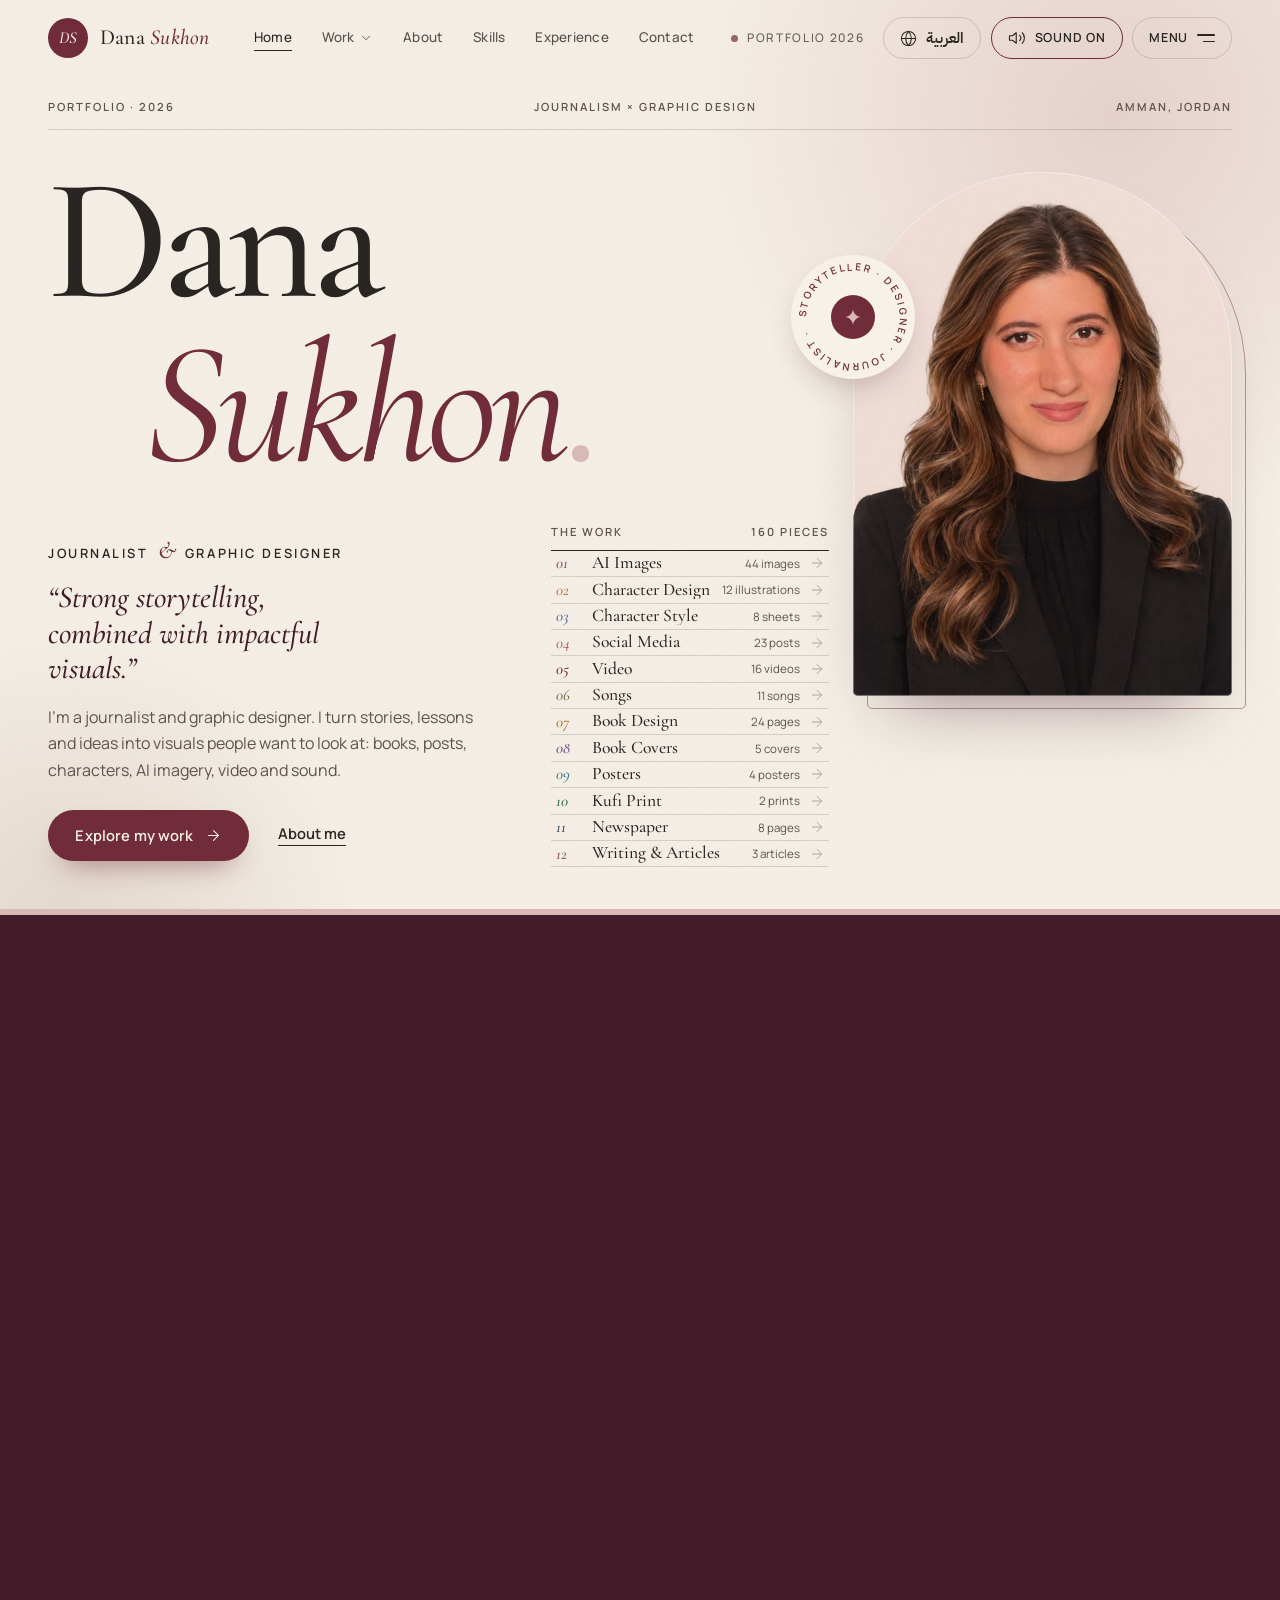
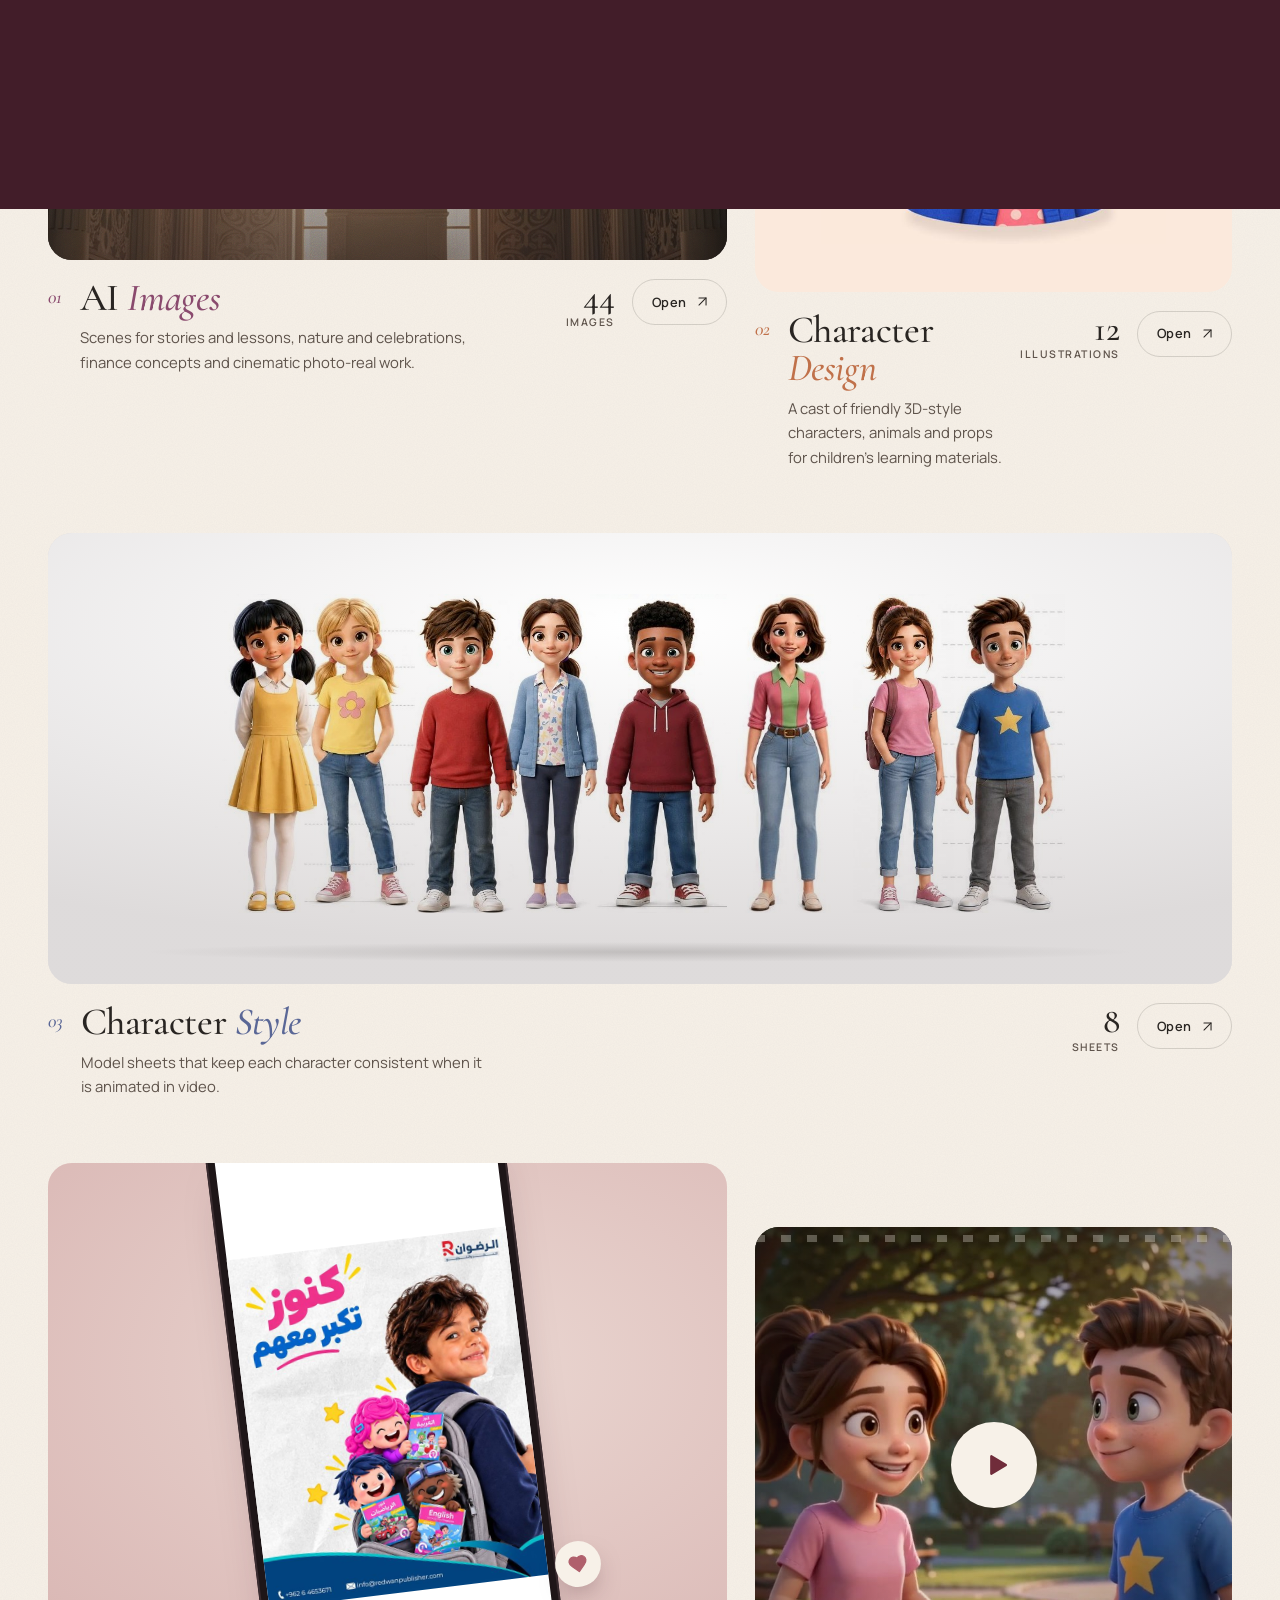
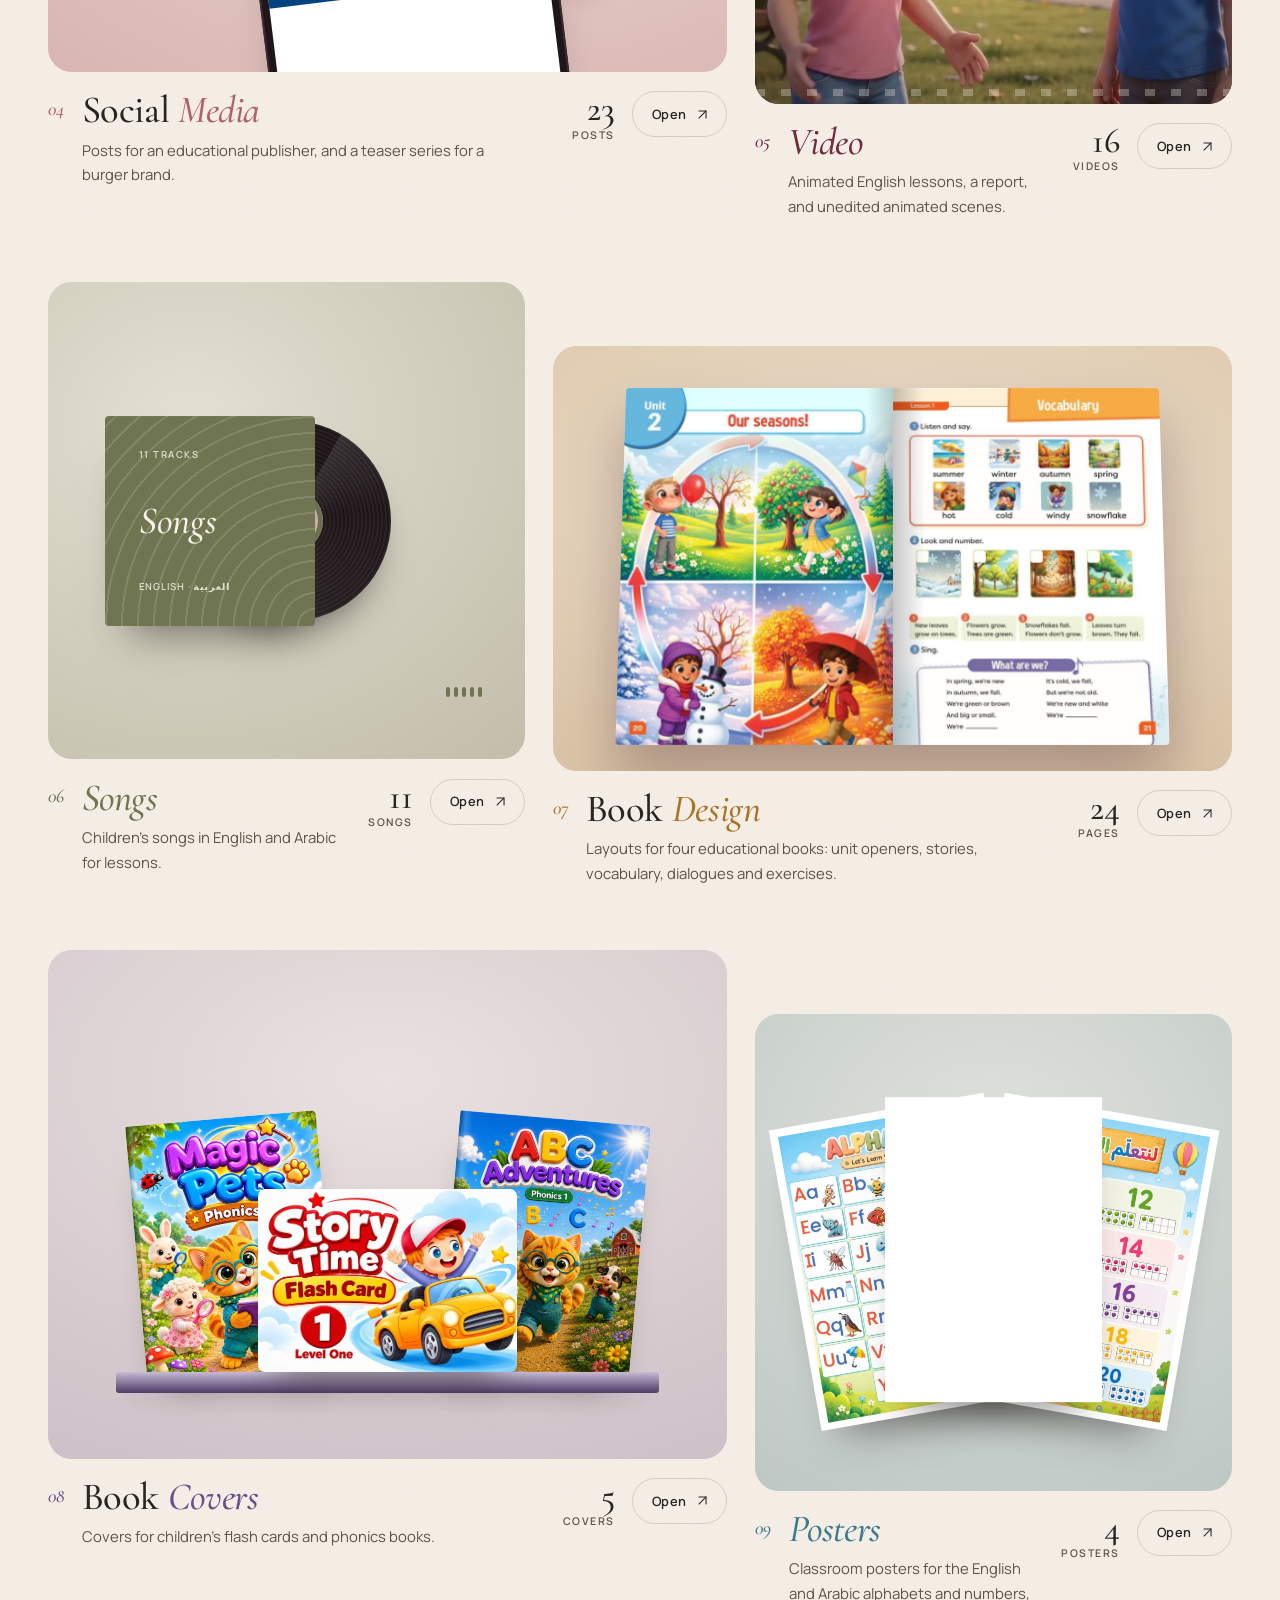
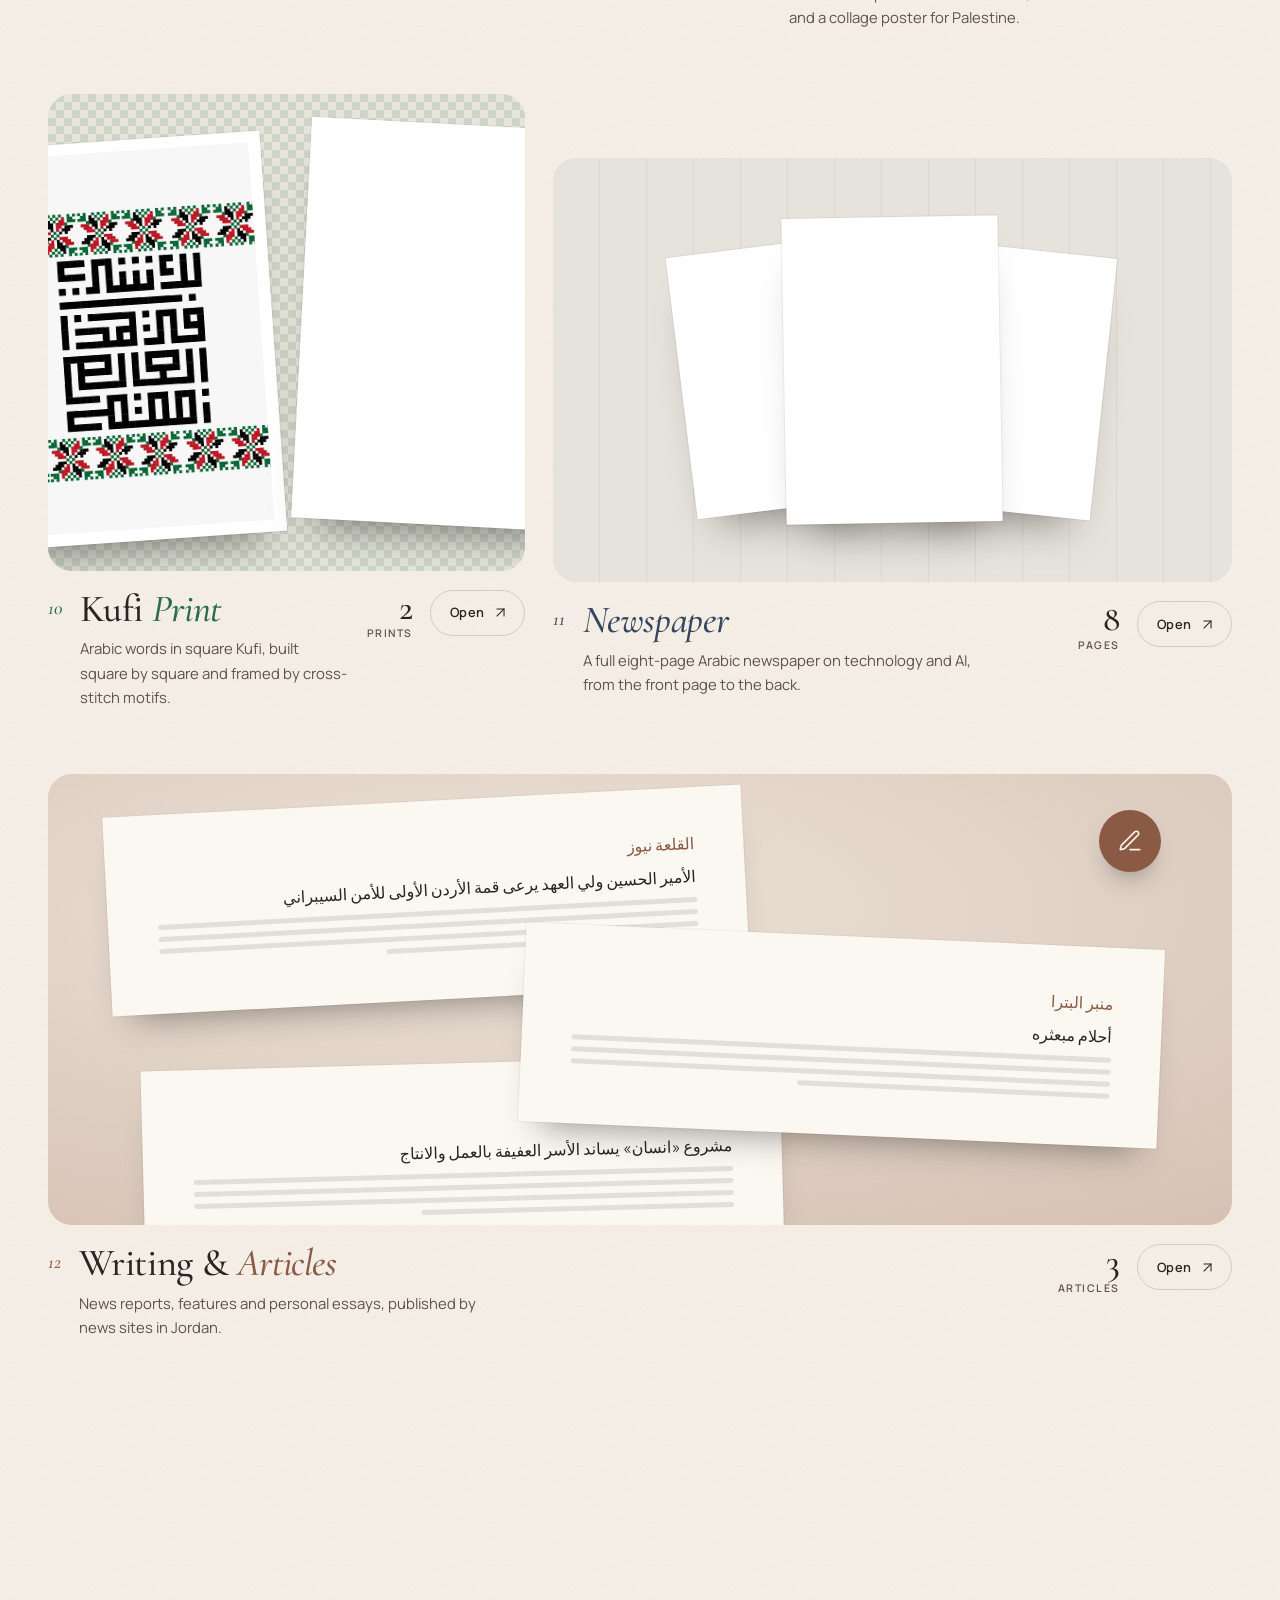
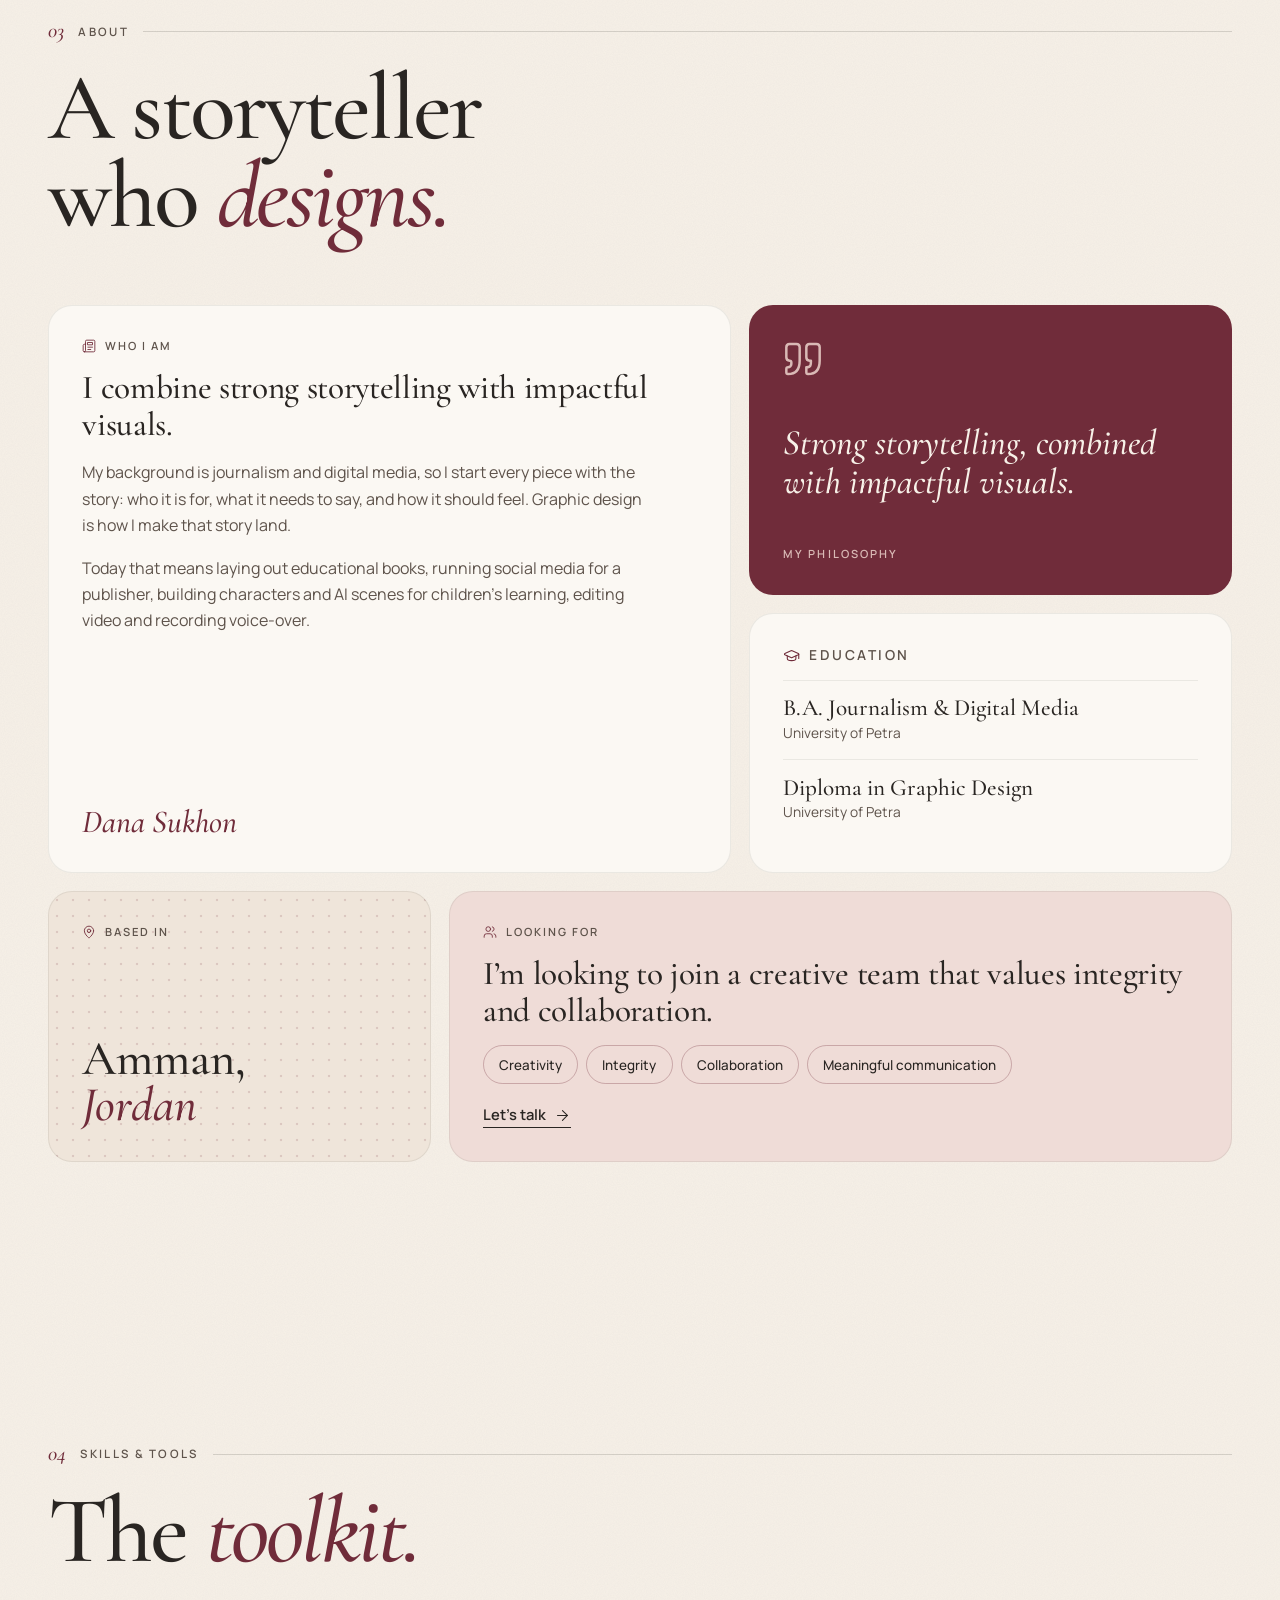
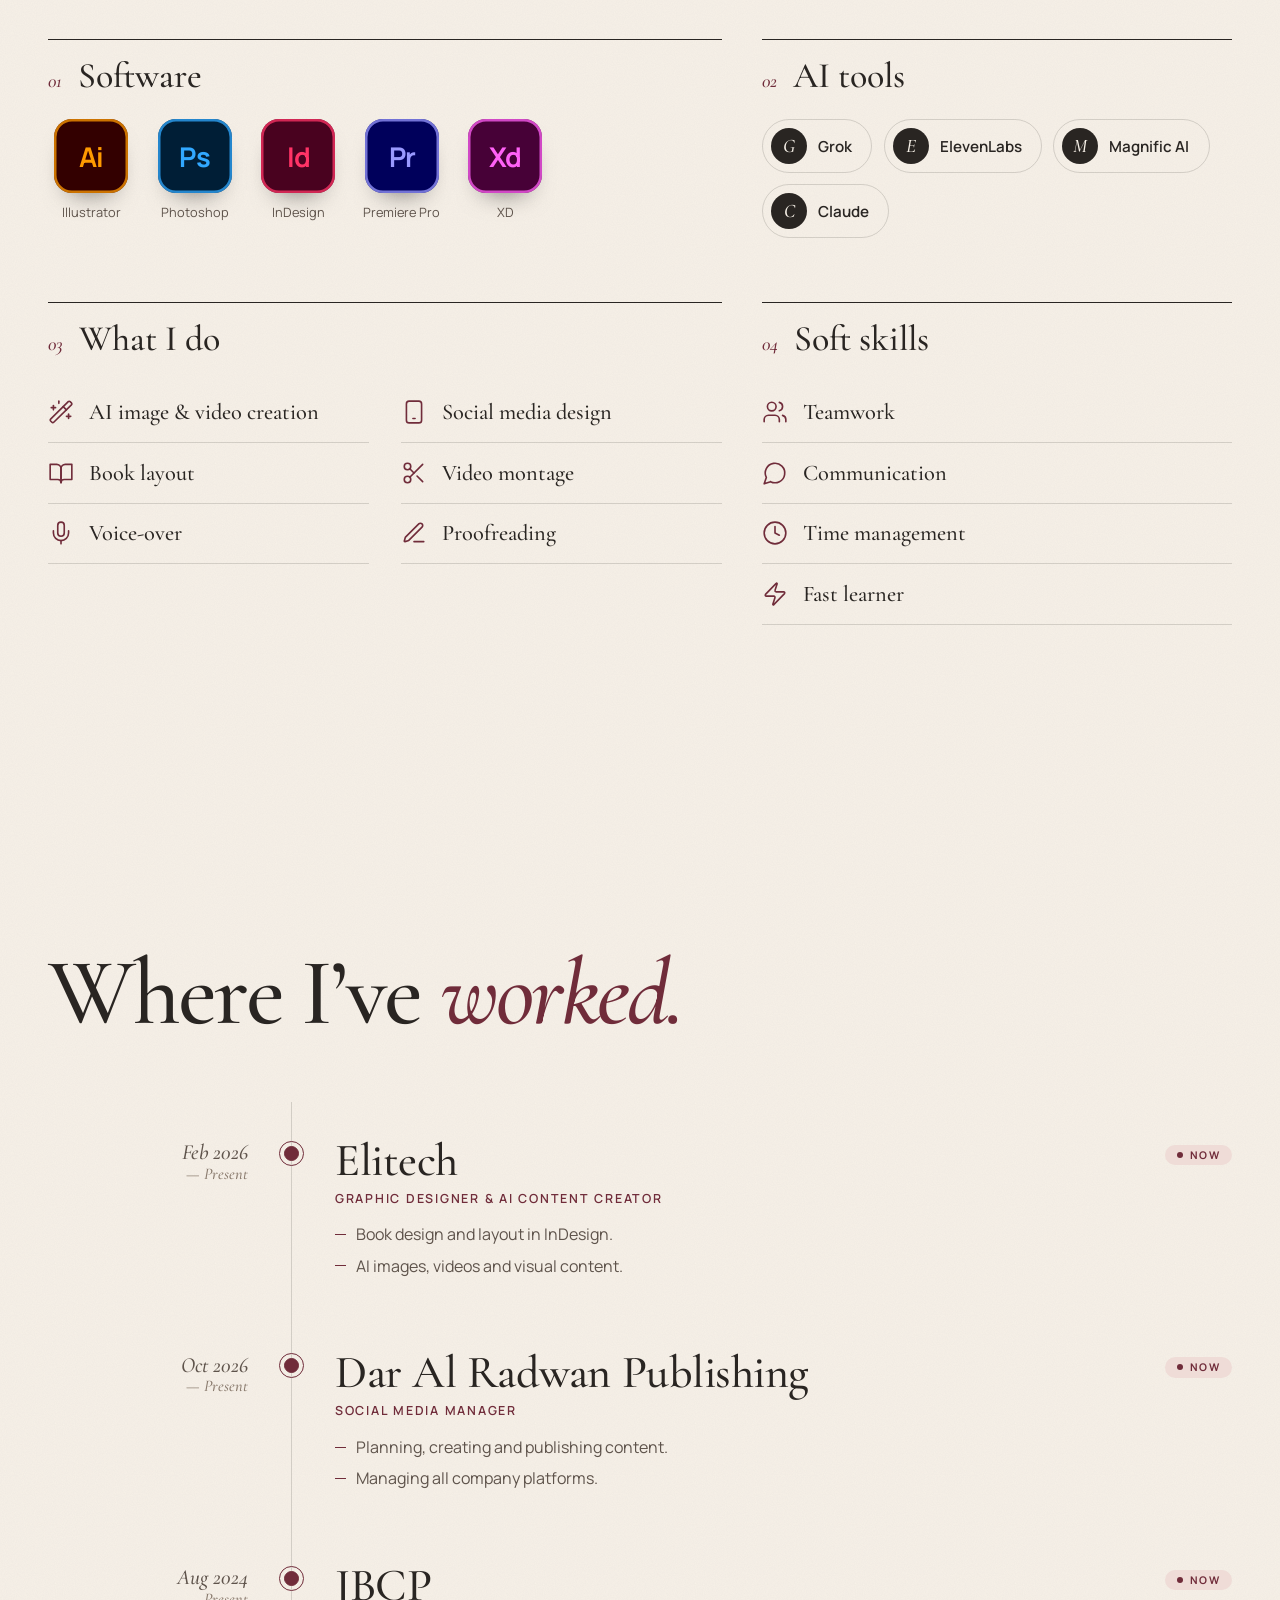
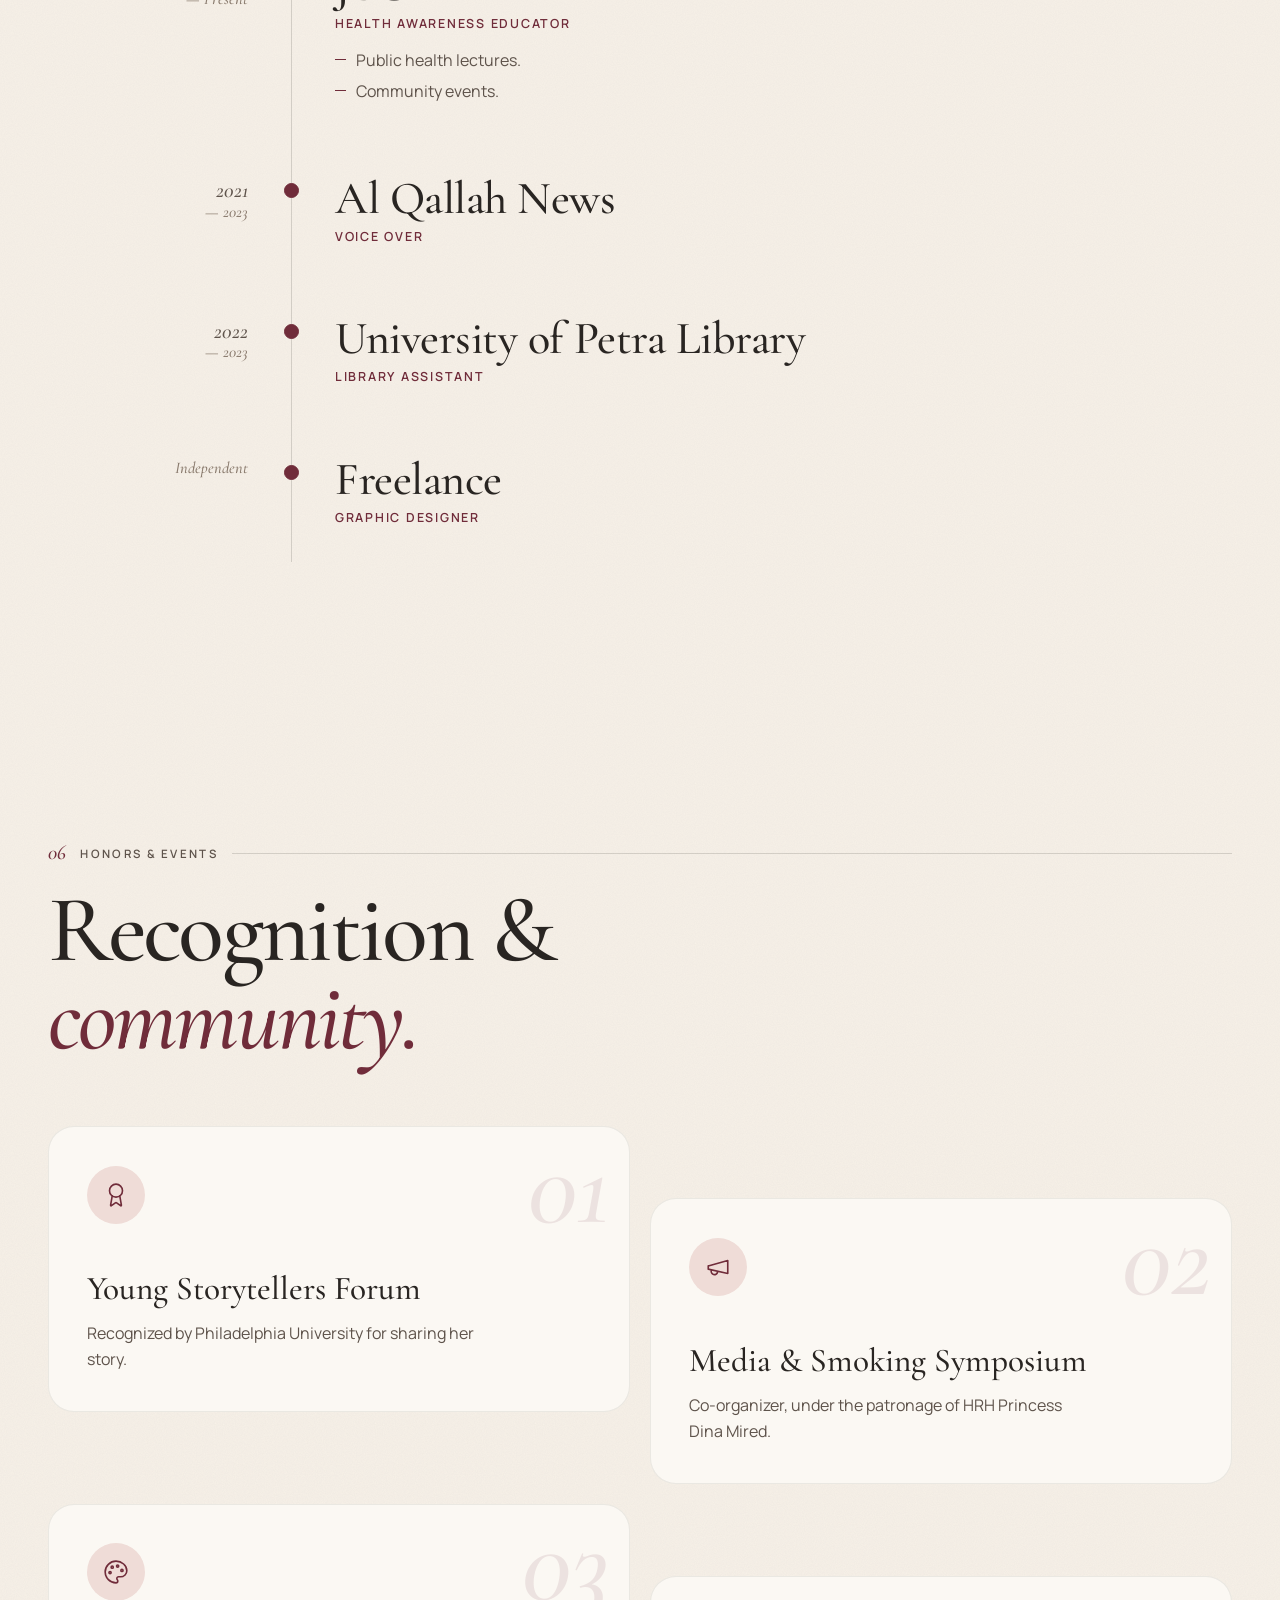
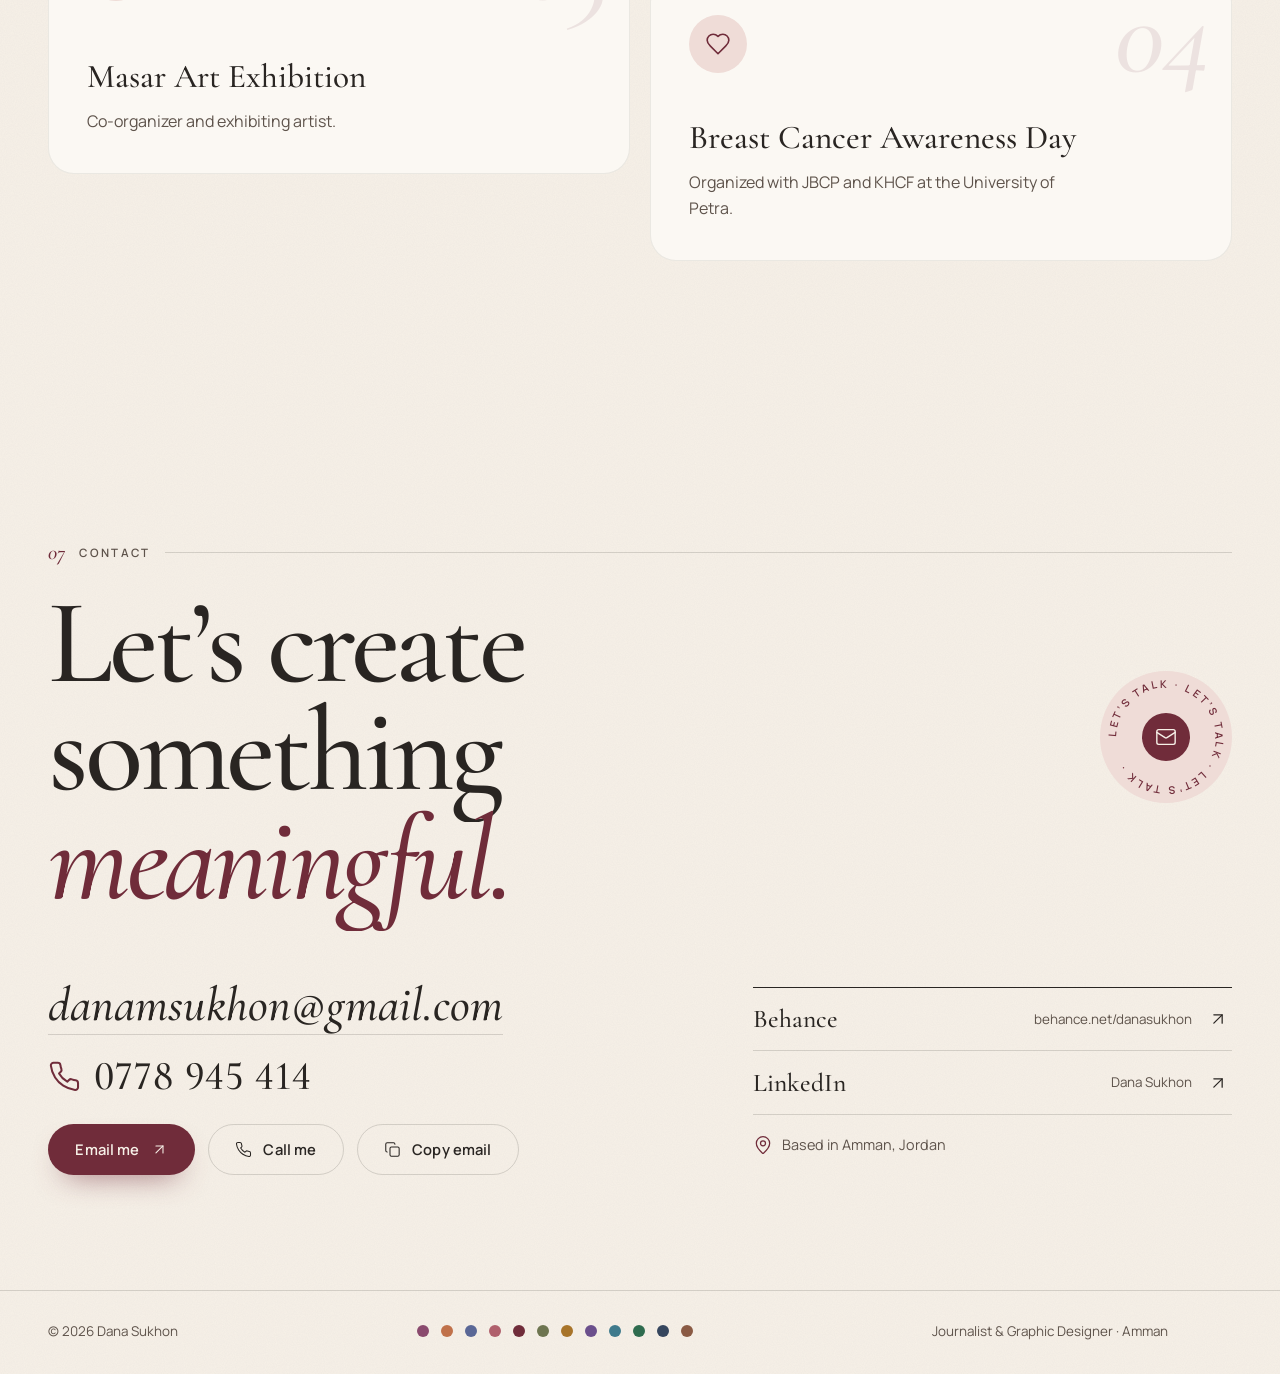
<file: index.html>
<!doctype html>
<html lang="en">
<head>
  <meta charset="utf-8">
  <meta name="viewport" content="width=device-width, initial-scale=1, viewport-fit=cover">
  <title>Dana Sukhon · Journalist &amp; Graphic Designer</title>
  <meta name="description" content="Portfolio of Dana Sukhon, journalist and graphic designer in Amman, Jordan: newspaper design, articles, book design, social media, posters, Kufi prints, character design, character model sheets, AI images, video and children’s songs.">
  <meta name="theme-color" content="#F7F1E8">
  <meta property="og:type" content="website">
  <meta property="og:title" content="Dana Sukhon · Journalist & Graphic Designer">
  <meta property="og:description" content="Strong storytelling, combined with impactful visuals.">
  <meta property="og:image" content="assets/images/books/book1-a-p020.jpg">
  <link rel="icon" href="assets/favicon.svg" type="image/svg+xml">
  <link rel="preconnect" href="https://fonts.googleapis.com">
  <link rel="preconnect" href="https://fonts.gstatic.com" crossorigin>
  <link rel="stylesheet" href="https://fonts.googleapis.com/css2?family=Cormorant+Garamond:ital,wght@0,400;0,500;0,600;0,700;1,400;1,500;1,600&family=Manrope:wght@300;400;500;600;700&family=Amiri:ital,wght@0,400;0,700;1,400&family=UnifrakturMaguntia&family=IBM+Plex+Sans+Arabic:wght@300;400;500;600;700&family=Aref+Ruqaa:wght@400;700&display=swap">
  <link rel="stylesheet" href="css/styles.css?v=202611251630">
</head>
<body>
  <a class="skip" href="#main">Skip to content</a>
  <div class="progress" aria-hidden="true"><i></i></div>

  <header class="hdr" id="hdr"></header>

  <main id="main" tabindex="-1">
    <div class="view" id="view-home" data-view="home"></div>
    <div class="view" id="view-cat" data-view="cat" hidden></div>
  </main>

  <footer class="foot" id="foot"></footer>

  <button class="totop" type="button" aria-label="Back to top">
    <svg viewBox="0 0 40 40" aria-hidden="true"><circle cx="20" cy="20" r="18" pathLength="113"/></svg>
    <span class="totop-ic"></span>
  </button>

  <div class="curtain" aria-hidden="true"><span class="cu-title"></span></div>

  <div class="preloader" aria-hidden="true">
    <div class="pl-in">
      <div class="pl-name"><span>Dana</span> <em>Sukhon</em></div>
      <div class="pl-line"><i></i></div>
      <div class="pl-meta"><span>Journalist &amp; Graphic Designer</span><span class="pl-count">0%</span></div>
    </div>
  </div>

  <noscript><p class="noscript">This portfolio needs JavaScript to show the work. Please turn it on, or write to danamsukhon@gmail.com.</p></noscript>

  <script src="assets/images/manifest.js?v=202611251630"></script>
  <script src="js/data.js?v=202611251630"></script>
  <script src="js/i18n-data.js?v=202611251630"></script>
  <script src="js/i18n.js?v=202611251630"></script>
  <script src="js/icons.js?v=202611251630"></script>
  <script src="js/core.js?v=202611251630"></script>
  <script src="js/media.js?v=202611251630"></script>
  <script src="js/views.js?v=202611251630"></script>
  <script src="js/main.js?v=202611251630"></script>
  <script>document.querySelector(".totop-ic").innerHTML = DS.icon("arrow-up");</script>
</body>
</html>
</file>
<file: css/styles.css>
/* =====================================================================
   Dana Sukhon - portfolio
   Warm editorial: ivory paper, burgundy ink, dusty pink, serif headlines.
   Each work page swaps --acc for its own accent.
   ===================================================================== */

:root {
  --ivory: #F7F1E8;
  --ivory-2: #EFE5DA;
  --paper: #FBF8F3;
  --burgundy: #702C3A;
  --wine: #421D29;
  --pink: #D9B9B5;
  --blush: #EFDCD7;
  --beige: #CDBDAA;
  --ink: #292522;
  --ink-2: #5E534B;
  --ink-3: #8A7B6E;
  --night: #1C1416;
  --night-2: #261B1E;
  --gold: #E2C17E;
  --line: rgba(41, 37, 34, .16);
  --line-2: rgba(41, 37, 34, .08);
  --acc: var(--burgundy);

  --serif: "Cormorant Garamond", "Amiri", Georgia, "Times New Roman", serif;
  --sans: "Manrope", system-ui, -apple-system, "Segoe UI", Roboto, sans-serif;
  --ar: "Amiri", "Cormorant Garamond", serif;
  --mono: ui-monospace, "SFMono-Regular", Consolas, "Liberation Mono", monospace;

  --ease: cubic-bezier(.2, .7, .2, 1);
  --ease-out: cubic-bezier(.16, 1, .3, 1);
  --ease-io: cubic-bezier(.76, 0, .24, 1);
  --max: 1320px;
  --gut: clamp(16px, 4vw, 48px);
  --hdr: 76px;
  color-scheme: light;
}

/* ---------- base ---------- */
*, *::before, *::after { box-sizing: border-box; }
[hidden] { display: none !important; }
html { -webkit-text-size-adjust: 100%; scroll-behavior: smooth; overflow-x: clip; }
html.locked { overflow: hidden; }
body {
  margin: 0; min-height: 100vh; overflow-x: clip;
  background: var(--ivory);
  background-image: url("data:image/svg+xml,%3Csvg xmlns='http://www.w3.org/2000/svg' width='160' height='160'%3E%3Cfilter id='n'%3E%3CfeTurbulence type='fractalNoise' baseFrequency='.9' numOctaves='2' stitchTiles='stitch'/%3E%3CfeColorMatrix values='0 0 0 0 0.16 0 0 0 0 0.14 0 0 0 0 0.13 0 0 0 .05 0'/%3E%3C/filter%3E%3Crect width='100%25' height='100%25' filter='url(%23n)'/%3E%3C/svg%3E");
  color: var(--ink); font-family: var(--sans); font-size: 16px; line-height: 1.65; font-weight: 400;
  -webkit-font-smoothing: antialiased; text-rendering: optimizeLegibility;
  transition: background-color .6s;
}
html.dark-page body { background-color: var(--night); }
img { max-width: 100%; height: auto; display: block; }
a { color: inherit; }
button { font: inherit; color: inherit; }
h1, h2, h3, h4, p, ul, ol, dl, dd, figure, blockquote { margin: 0; }
ul, ol { padding: 0; list-style: none; }
em { font-style: italic; }
.ar { font-family: var(--ar); font-style: normal; }
:focus-visible { outline: 2px solid var(--burgundy); outline-offset: 3px; border-radius: 6px; }
.is-dark :focus-visible, .dark-page .hdr :focus-visible { outline-color: var(--pink); }
::selection { background: var(--pink); color: var(--wine); }
.ic { width: 1.15em; height: 1.15em; flex: none; vertical-align: -.2em; }
.wrap { width: 100%; max-width: calc(var(--max) + var(--gut) * 2); margin-inline: auto; padding-inline: var(--gut); }
.label { font: 600 .7rem/1.2 var(--sans); letter-spacing: .18em; text-transform: uppercase; color: var(--ink-2); display: inline-flex; align-items: center; gap: .55rem; }
.label .ic { width: 1.25em; height: 1.25em; color: var(--acc); }
.skip { position: fixed; left: 12px; top: -60px; z-index: 300; background: var(--wine); color: var(--ivory); padding: .7rem 1.1rem; border-radius: 999px; text-decoration: none; font-weight: 600; transition: top .3s; }
.skip:focus { top: 12px; }
main { outline: none; }
.noscript { padding: 3rem; font-size: 1.2rem; text-align: center; }

/* dark surfaces */
.is-dark {
  --line: rgba(239, 229, 218, .16); --line-2: rgba(239, 229, 218, .08);
  --ink-2: #C3B2A9; --ink-3: #9C8B82;
  color: var(--ivory-2);
}
.is-dark em { color: var(--pink); }

/* ---------- reveal & split headline motion ---------- */
[data-reveal] { opacity: 0; transform: translateY(30px); transition: opacity 1s var(--ease), transform 1.1s var(--ease-out); transition-delay: calc(var(--d, 0) * 110ms); }
[data-reveal].in { opacity: 1; transform: none; }
.w { display: inline-block; overflow: hidden; vertical-align: top; padding: 0 .04em .14em; margin: 0 -.04em -.14em; }
.wi { display: inline-block; transform: translateY(108%) rotate(4deg); transform-origin: left bottom; transition: transform 1.15s var(--ease-out); transition-delay: calc(var(--i) * 60ms); }
[data-split].in .wi { transform: none; }

/* ---------- buttons & links ---------- */
.btn {
  position: relative; isolation: isolate; overflow: hidden;
  display: inline-flex; align-items: center; justify-content: center; gap: .7rem;
  padding: 1rem 1.65rem; border-radius: 999px; border: 1px solid transparent;
  font: 600 .92rem/1 var(--sans); letter-spacing: .01em; text-decoration: none; cursor: pointer;
  transition: color .35s, border-color .35s, background-color .35s, transform .45s var(--ease), box-shadow .35s;
}
.btn .ic { transition: transform .45s var(--ease); }
.btn:hover .ic { transform: translateX(4px); }
.btn-primary { background: var(--burgundy); color: var(--ivory); box-shadow: 0 14px 30px -16px rgba(112, 44, 58, .8); }
.btn-primary::before { content: ""; position: absolute; inset: 0; z-index: -1; background: var(--wine); border-radius: inherit; transform: translateY(102%); transition: transform .5s var(--ease); }
.btn-primary:hover::before { transform: none; }
.btn-ghost { border-color: var(--line); background: transparent; color: inherit; }
.btn-ghost:hover { background: var(--ink); color: var(--ivory); border-color: var(--ink); }
.is-dark .btn-ghost:hover { background: var(--ivory); color: var(--wine); border-color: var(--ivory); }
.btn-sm { padding: .6rem 1rem; font-size: .8rem; }
.link-u {
  display: inline-flex; align-items: center; gap: .5rem; padding: 0 0 4px; border: 0; background: none; cursor: pointer;
  font: 600 .92rem/1.2 var(--sans); color: inherit; text-decoration: none;
  background-image: linear-gradient(currentColor, currentColor); background-repeat: no-repeat; background-size: 100% 1px; background-position: 0 100%;
}
.link-u:hover { animation: uline .75s var(--ease); }
.link-u .ic { transition: transform .4s var(--ease); }
.link-u:hover .ic { transform: translateX(3px); }
@keyframes uline { 0% { background-size: 100% 1px; background-position: 100% 100%; } 45% { background-size: 0 1px; background-position: 100% 100%; } 46% { background-position: 0 100%; } 100% { background-size: 100% 1px; background-position: 0 100%; } }
.round {
  width: 52px; height: 52px; flex: none; border-radius: 50%; border: 1px solid var(--line); background: transparent; color: inherit;
  display: grid; place-items: center; cursor: pointer; transition: background .3s, color .3s, border-color .3s, transform .3s var(--ease);
}
.round .ic { width: 20px; height: 20px; }
.round:hover:not(:disabled) { background: var(--ink); color: var(--ivory); border-color: var(--ink); }
.is-dark .round:hover:not(:disabled) { background: var(--ivory); color: var(--wine); border-color: var(--ivory); }
.round:active:not(:disabled) { transform: scale(.92); }
.round:disabled { opacity: .28; cursor: default; }
.chip-btn {
  display: inline-flex; align-items: center; gap: .55rem; padding: .55rem 1.05rem; border-radius: 999px;
  border: 1px solid var(--line); background: transparent; color: inherit; text-decoration: none; cursor: pointer;
  font: 500 .85rem/1 var(--sans); transition: background .3s, color .3s, border-color .3s;
}
.chip-btn span { font-size: .7rem; min-width: 1.6em; height: 1.6em; padding: 0 .35em; border-radius: 999px; display: inline-grid; place-items: center; background: var(--line-2); }
.chip-btn:hover { border-color: var(--acc); }
.chip-btn[aria-pressed="true"] { background: var(--acc); border-color: var(--acc); color: var(--ivory); }
.chip-btn[aria-pressed="true"] span { background: rgba(255, 255, 255, .2); }

/* ---------- progress bar & back to top ---------- */
.progress { position: fixed; inset: 0 0 auto; height: 2px; z-index: 70; pointer-events: none; }
.progress i { display: block; height: 100%; background: var(--page-acc, var(--burgundy)); transform-origin: left; transform: scaleX(0); }
.dark-page .progress i { background: var(--pink); }
.totop {
  position: fixed; right: 18px; bottom: 18px; z-index: 55; width: 54px; height: 54px; border-radius: 50%;
  border: 0; background: var(--paper); color: var(--ink); cursor: pointer; display: grid; place-items: center;
  box-shadow: 0 10px 30px -12px rgba(41, 37, 34, .35); opacity: 0; transform: translateY(20px) scale(.9); pointer-events: none;
  transition: opacity .4s, transform .5s var(--ease);
}
.totop.on { opacity: 1; transform: none; pointer-events: auto; }
.totop > svg { position: absolute; inset: 0; width: 100%; height: 100%; transform: rotate(-90deg); }
.totop circle { fill: none; stroke: var(--burgundy); stroke-width: 1.5; stroke-dasharray: 113; stroke-dashoffset: 113; }
.totop-ic .ic { width: 20px; height: 20px; transition: transform .4s var(--ease); }
.totop:hover .totop-ic .ic { transform: translateY(-3px); }
.dark-page .totop { background: var(--night-2); color: var(--ivory); }
.dark-page .totop circle { stroke: var(--pink); }

/* ---------- header ---------- */
.hdr { position: fixed; inset: 0 0 auto; z-index: 60; transition: transform .5s var(--ease), background-color .4s, border-color .4s, color .4s; border-bottom: 1px solid transparent; }
.hdr.solid { background: color-mix(in srgb, var(--ivory) 84%, transparent); -webkit-backdrop-filter: blur(16px) saturate(1.2); backdrop-filter: blur(16px) saturate(1.2); border-bottom-color: var(--line-2); }
.hdr.tuck { transform: translateY(-100%); }
.dark-page .hdr { color: var(--ivory); }
.dark-page .hdr.solid { background: color-mix(in srgb, var(--night) 82%, transparent); border-bottom-color: rgba(255, 255, 255, .08); }
.hdr-in { max-width: 1560px; margin: 0 auto; height: var(--hdr); padding: 0 var(--gut); display: flex; align-items: center; gap: 1.5rem; }
.brand { display: inline-flex; align-items: center; gap: .75rem; text-decoration: none; margin-inline-end: auto; }
.brand-mark { width: 40px; height: 40px; border-radius: 50%; background: var(--burgundy); color: var(--ivory); display: grid; place-items: center; font: italic 500 1.05rem/1 var(--serif); letter-spacing: .02em; transition: transform .6s var(--ease); }
.brand:hover .brand-mark { transform: rotate(-12deg) scale(1.06); }
.brand-name { font: 500 1.35rem/1 var(--serif); letter-spacing: .01em; }
.brand-name em { color: var(--burgundy); }
.dark-page .brand-name em { color: var(--pink); }
.hdr-nav { display: flex; gap: .25rem; }
.hdr-nav a { position: relative; padding: .5rem .8rem; text-decoration: none; font: 500 .84rem/1 var(--sans); letter-spacing: .02em; color: inherit; opacity: .78; transition: opacity .3s; }
.hdr-nav a::after { content: ""; position: absolute; left: .8rem; right: .8rem; bottom: .15rem; height: 1px; background: currentColor; transform: scaleX(0); transform-origin: right; transition: transform .45s var(--ease); }
.hdr-nav a:hover { opacity: 1; }
.hdr-nav a:hover::after, .hdr-nav a[aria-current="page"]::after { transform: scaleX(1); transform-origin: left; }
.hdr-nav a[aria-current="page"] { opacity: 1; }
.hdr-tools { display: flex; align-items: center; gap: .6rem; }
.where { display: inline-flex; align-items: center; gap: .55rem; font: 500 .74rem/1 var(--sans); letter-spacing: .14em; text-transform: uppercase; opacity: .7; margin-inline-end: .6rem; white-space: nowrap; }
.where .dot { width: 7px; height: 7px; border-radius: 50%; background: var(--burgundy); transition: background .4s; }
.hbtn { display: inline-flex; align-items: center; gap: .55rem; height: 42px; padding: 0 1rem; border-radius: 999px; border: 1px solid var(--line); background: transparent; color: inherit; cursor: pointer; font: 600 .78rem/1 var(--sans); letter-spacing: .06em; text-transform: uppercase; transition: background .3s, color .3s, border-color .3s; }
.dark-page .hdr .hbtn { border-color: rgba(255, 255, 255, .2); }
.hbtn:hover { background: var(--ink); color: var(--ivory); border-color: var(--ink); }
.dark-page .hdr .hbtn:hover { background: var(--ivory); color: var(--wine); }
.hbtn .ic { width: 18px; height: 18px; }
.sound-btn.on { border-color: var(--burgundy); }
.sound-btn.on .w1, .sound-btn.on .w2 { animation: wave 1.6s ease-in-out infinite; }
.sound-btn.on .w2 { animation-delay: .25s; }
@keyframes wave { 0%, 100% { opacity: 1; } 50% { opacity: .25; } }
.burger { display: grid; gap: 5px; width: 18px; }
.burger i { display: block; height: 1.5px; background: currentColor; border-radius: 2px; transition: transform .4s var(--ease), width .4s var(--ease); }
.burger i:last-child { width: 65%; justify-self: end; }
.menu-btn:hover .burger i:last-child { width: 100%; }

/* Work dropdown in the header */
.nav-drop { position: relative; }
.nav-drop > a { display: inline-flex; align-items: center; gap: .3rem; }
.nav-drop .chev { width: 14px; height: 14px; transition: transform .35s var(--ease); }
.nav-drop:hover .chev, .nav-drop:focus-within .chev { transform: rotate(180deg); }
.drop { position: absolute; top: calc(100% + 14px); left: 50%; width: 330px; padding: .9rem .6rem .6rem; border-radius: 20px; background: var(--paper); color: var(--ink); border: 1px solid var(--line-2); box-shadow: 0 30px 60px -30px rgba(66, 29, 41, .45); opacity: 0; visibility: hidden; transform: translate(-50%, 8px); transition: opacity .3s, transform .4s var(--ease), visibility .3s; }
.drop::before { content: ""; position: absolute; left: 0; right: 0; top: -16px; height: 16px; }
.nav-drop:hover .drop, .nav-drop:focus-within .drop { opacity: 1; visibility: visible; transform: translate(-50%, 0); }
.drop .label { display: block; padding: 0 .6rem .5rem; }
.hdr-nav .drop a { display: grid; grid-template-columns: 1.8rem 1fr auto; align-items: baseline; gap: .4rem; padding: .7rem .6rem; border-radius: 12px; opacity: 1; text-decoration: none; transition: background .25s; }
.hdr-nav .drop a::after { display: none; }
.hdr-nav .drop a:hover, .hdr-nav .drop a[aria-current="page"] { background: color-mix(in srgb, var(--c) 12%, transparent); }
.dr-no { font: italic 500 1rem/1 var(--serif); color: var(--c); }
.dr-t { font: 500 1.3rem/1 var(--serif); }
.dr-n { font-size: .72rem; color: var(--ink-2); }

/* discipline bar on work pages */
.cat-switch { display: none; border-top: 1px solid var(--line-2); }
html:not([data-view="home"]) .cat-switch { display: block; }
html:not([data-view="home"]) .hdr { background: color-mix(in srgb, var(--ivory) 90%, transparent); -webkit-backdrop-filter: blur(16px) saturate(1.2); backdrop-filter: blur(16px) saturate(1.2); border-bottom-color: var(--line-2); }
html.dark-page .hdr { background: color-mix(in srgb, var(--night) 88%, transparent); border-bottom-color: rgba(255, 255, 255, .08); }
.dark-page .cat-switch { border-top-color: rgba(255, 255, 255, .08); }
html:not([data-view="home"]) .where { display: none; }
.cs-in { max-width: 1560px; height: 52px; margin: 0 auto; padding: 0 var(--gut); display: flex; align-items: center; gap: .3rem; overflow-x: auto; scrollbar-width: none; }
.cs-in::-webkit-scrollbar { display: none; }
.cat-switch a { flex: none; display: inline-flex; align-items: center; gap: .45rem; padding: .5rem .9rem; border-radius: 999px; text-decoration: none; font: 500 .84rem/1 var(--sans); color: inherit; opacity: .8; transition: background .3s, color .3s, opacity .3s; }
.cat-switch a b { font-size: .68rem; font-weight: 600; opacity: .65; }
.cs-no { font: italic 500 .98rem/1 var(--serif); color: var(--c); }
.cat-switch a:hover { opacity: 1; background: color-mix(in srgb, var(--c, var(--ink)) 12%, transparent); }
.cat-switch a[aria-current="page"] { opacity: 1; background: var(--c); color: var(--ivory); }
.cat-switch a[aria-current="page"] .cs-no, .cat-switch a[aria-current="page"] b { color: rgba(255, 255, 255, .85); opacity: 1; }
.cs-all { border: 1px solid var(--line); margin-inline-end: .6rem; }
.dark-page .cs-all { border-color: rgba(255, 255, 255, .2); }
.cs-all .ic { width: 15px; height: 15px; }

/* ---------- full-screen menu ---------- */
.menu { position: fixed; inset: 0; z-index: 85; }
.menu-panel { position: absolute; inset: 0; background: var(--wine); color: var(--ivory); clip-path: inset(0 0 100% 0); transition: clip-path .75s var(--ease-io); overflow-y: auto; }
.menu.on .menu-panel { clip-path: inset(0 0 0 0); }
.menu-in { min-height: 100%; display: flex; flex-direction: column; padding-top: 18px; padding-bottom: 28px; }
.menu-top { height: calc(var(--hdr) - 18px); display: flex; justify-content: space-between; align-items: center; }
.menu-top .label { color: var(--pink); }
.menu-close { border-color: rgba(255, 255, 255, .25) !important; }
.menu-close:hover { background: var(--ivory) !important; color: var(--wine) !important; }
.menu-grid { flex: 1; display: grid; grid-template-columns: 1.25fr 1fr; gap: clamp(2rem, 6vw, 6rem); align-items: center; padding: 3vh 0; }
.menu-main .label { color: var(--pink); margin-bottom: .8rem; display: block; }
.menu-main li, .menu-work li { opacity: 0; transform: translateY(40px); transition: opacity .6s var(--ease), transform .8s var(--ease-out); transition-delay: calc(var(--i) * 55ms + 250ms); }
.menu.on .menu-main li, .menu.on .menu-work li { opacity: 1; transform: none; }
.menu-main a { display: flex; align-items: baseline; gap: 1.2rem; padding: .2rem 0; text-decoration: none; color: inherit; }
.mm-no { font: italic 400 1rem/1 var(--serif); color: var(--pink); width: 2rem; }
.mm-t { font: 500 clamp(1.9rem, 3.6vw, 3.1rem)/1.1 var(--serif); letter-spacing: -.02em; transition: transform .5s var(--ease), color .3s; display: inline-block; }
.menu-main a:hover .mm-t, .menu-main a[aria-current="page"] .mm-t { transform: translateX(14px); font-style: italic; color: var(--pink); }
.menu-work .label { color: var(--pink); margin-bottom: 1rem; display: block; }
.menu-work a { display: grid; grid-template-columns: 14px 1fr auto; gap: 1rem; align-items: center; padding: 1rem 0; border-bottom: 1px solid rgba(255, 255, 255, .12); text-decoration: none; color: inherit; transition: padding .4s var(--ease); }
.menu-work a:hover, .menu-work a[aria-current="page"] { padding-inline-start: .7rem; }
.menu-work .dot { width: 10px; height: 10px; border-radius: 50%; background: var(--c); box-shadow: 0 0 0 3px color-mix(in srgb, var(--c) 30%, transparent); }
.mw-t { font: 500 clamp(1.8rem, 3.4vw, 2.9rem)/1.05 var(--serif); }
.menu-work a:hover .mw-t, .menu-work a[aria-current="page"] .mw-t { font-style: italic; color: var(--pink); }
.mw-n { font-size: .78rem; color: var(--pink); letter-spacing: .06em; }
.menu-foot { display: flex; flex-wrap: wrap; gap: .8rem 2rem; align-items: center; padding-top: 1.4rem; border-top: 1px solid rgba(255, 255, 255, .12); font-size: .88rem; color: rgba(247, 241, 232, .8); }
.menu-foot a { display: inline-flex; gap: .5rem; align-items: center; text-decoration: none; }
.menu-foot a:hover { color: var(--pink); }
.menu-foot span { margin-inline-start: auto; }

/* ---------- page curtain ---------- */
.curtain { position: fixed; inset: 0; z-index: 95; background: var(--wine); display: grid; place-items: center; transform: translateY(101%); pointer-events: none; }
.curtain::before { content: ""; position: absolute; inset: 0 0 auto; height: 6px; background: var(--c, var(--pink)); }
.curtain.in { transform: none; transition: transform .62s var(--ease-io); pointer-events: auto; }
.curtain.in.out { transform: translateY(-101%); transition: transform .76s var(--ease-io); }
.cu-title { font: 500 clamp(3rem, 10vw, 9rem)/1 var(--serif); color: var(--ivory); letter-spacing: -.02em; opacity: 0; transform: translateY(40px); transition: opacity .45s .2s, transform .7s .2s var(--ease-out); padding: 0 var(--gut); text-align: center; }
.cu-title em { color: var(--pink); }
.curtain.in .cu-title { opacity: 1; transform: none; }
.curtain.in.out .cu-title { opacity: 0; transform: translateY(-40px); transition-delay: 0s; }

/* ---------- preloader ---------- */
.preloader { position: fixed; inset: 0; z-index: 120; background: var(--wine); color: var(--ivory); display: none; place-items: center; }
.preloader.on { display: grid; }
.preloader.done { transform: translateY(-100%); transition: transform 1s var(--ease-io); }
.pl-in { width: min(560px, 84vw); }
.pl-name { font: 500 clamp(3rem, 10vw, 6.4rem)/1 var(--serif); letter-spacing: -.02em; overflow: hidden; white-space: nowrap; }
.pl-name span, .pl-name em { display: inline-block; animation: plUp 1.1s var(--ease-out) both; }
.pl-name em { color: var(--pink); animation-delay: .12s; }
@keyframes plUp { from { transform: translateY(105%); } }
.pl-line { height: 1px; background: rgba(255, 255, 255, .15); margin: 1.4rem 0 .9rem; overflow: hidden; }
.pl-line i { display: block; height: 100%; background: var(--pink); transform-origin: left; animation: plLoad 1.5s var(--ease-io) forwards; }
@keyframes plLoad { from { transform: scaleX(0); } }
.pl-meta { display: flex; justify-content: space-between; font: 500 .72rem/1 var(--sans); letter-spacing: .16em; text-transform: uppercase; color: rgba(247, 241, 232, .7); }

/* ---------- custom cursor ---------- */
html.has-cursor, html.has-cursor a, html.has-cursor button, html.has-cursor [role="button"], html.has-cursor label { cursor: none; }
html.has-cursor input[type="range"] { cursor: pointer; }
.cursor { position: fixed; inset: 0 auto auto 0; z-index: 250; pointer-events: none; opacity: 0; transition: opacity .3s; }
.cursor.on { opacity: 1; }
.cursor.hide { opacity: 0; }
.c-dot { position: fixed; left: -3px; top: -3px; width: 6px; height: 6px; border-radius: 50%; background: var(--burgundy); transition: opacity .3s; }
.c-ring { position: fixed; left: -18px; top: -18px; width: 36px; height: 36px; border-radius: 50%; border: 1px solid rgba(112, 44, 58, .45); display: grid; place-items: center; transition: width .4s var(--ease), height .4s var(--ease), left .4s var(--ease), top .4s var(--ease), background-color .3s, border-color .3s, scale .2s; }
.c-label { font: 700 .66rem/1 var(--sans); letter-spacing: .16em; text-transform: uppercase; color: var(--ivory); opacity: 0; transition: opacity .25s; white-space: nowrap; }
.cursor.hover .c-ring { width: 58px; height: 58px; left: -29px; top: -29px; background: rgba(112, 44, 58, .07); }
.cursor.label .c-ring { width: 92px; height: 92px; left: -46px; top: -46px; background: var(--burgundy); border-color: transparent; }
.cursor.label .c-label { opacity: 1; }
.cursor.label .c-dot { opacity: 0; }
.cursor.down .c-ring { scale: .86; }
.dark-page .c-dot { background: var(--pink); }
.dark-page .c-ring { border-color: rgba(217, 185, 181, .55); }
.cursor.dark.label .c-ring { background: var(--pink); }
.cursor.dark .c-label { color: var(--wine); }

/* ---------- toast ---------- */
.toast { position: fixed; left: 50%; bottom: 90px; z-index: 130; display: inline-flex; align-items: center; gap: .6rem; padding: .8rem 1.2rem; border-radius: 999px; background: var(--wine); color: var(--ivory); font-weight: 600; font-size: .88rem; box-shadow: 0 16px 40px -16px rgba(0, 0, 0, .5); transform: translate(-50%, 20px); opacity: 0; pointer-events: none; transition: opacity .35s, transform .45s var(--ease); }
.toast.on { opacity: 1; transform: translate(-50%, 0); }
.toast .ic { color: var(--pink); }

/* =====================================================================
   HOME
   ===================================================================== */
.hero { position: relative; min-height: 100svh; padding: calc(var(--hdr) + 1.5rem) 0 4.5rem; overflow: hidden; }
.hero::before { content: ""; position: absolute; width: 70vw; height: 70vw; right: -22vw; top: -26vw; border-radius: 50%; background: radial-gradient(circle, rgba(217, 185, 181, .55), rgba(217, 185, 181, 0) 65%); pointer-events: none; }
.hero::after { content: ""; position: absolute; width: 50vw; height: 50vw; left: -20vw; bottom: -24vw; border-radius: 50%; background: radial-gradient(circle, rgba(205, 189, 170, .45), rgba(205, 189, 170, 0) 65%); pointer-events: none; }
.hero .wrap { position: relative; z-index: 1; display: grid; grid-template-columns: repeat(12, minmax(0, 1fr)); column-gap: 24px; align-items: start; }
.hero-stage { display: contents; }
.hero-top { grid-column: 1 / -1; display: flex; justify-content: space-between; gap: 1rem; padding-bottom: 1rem; border-bottom: 1px solid var(--line); }
.giant { grid-column: 1 / span 8; grid-row: 2; margin-top: clamp(1.5rem, 4vh, 3rem); font: 500 clamp(4.6rem, 13.6vw, 15rem)/.82 var(--serif); letter-spacing: -.04em; color: var(--ink); }
.g-line { display: block; overflow: hidden; padding: .02em .06em .1em 0; }
.g2 { padding-inline-start: .55em; }
.g2 em { color: var(--burgundy); font-weight: 400; }
.g-dot { color: var(--pink); }
.lt { display: inline-block; transform: translateY(112%); }
html.ready .lt { transform: none; transition: transform 1.25s var(--ease-out); transition-delay: calc(var(--k) * 55ms + 120ms); }
.portrait { grid-column: 9 / span 4; grid-row: 2 / span 2; position: relative; margin-top: clamp(1.6rem, 4.5vh, 3.4rem); opacity: 0; transform: translateY(40px); }
html.ready .portrait { opacity: 1; transform: none; transition: opacity 1.2s .55s, transform 1.4s .55s var(--ease-out); }
.arch { position: relative; aspect-ratio: 3 / 4.15; border-radius: 999px 999px 26px 26px; overflow: hidden; background: #EFDDD6; box-shadow: 0 40px 70px -40px rgba(66, 29, 41, .55); }
.arch::after { content: ""; position: absolute; inset: 0; border-radius: inherit; box-shadow: inset 0 0 0 1px rgba(255, 255, 255, .35); pointer-events: none; }
.arch img { width: 100%; height: 100%; object-fit: cover; object-position: 50% 18%; transform: scale(1.08); transition: transform 1.8s var(--ease-out); mix-blend-mode: multiply; }
html.ready .arch img { transform: scale(1); }
.portrait::before { content: ""; position: absolute; inset: 0; border-radius: 999px 999px 26px 26px; border: 1px solid var(--burgundy); transform: translate(14px, 14px); opacity: .45; }
.rot-badge { position: absolute; left: -62px; top: 16%; width: 124px; height: 124px; border-radius: 50%; background: var(--ivory); display: grid; place-items: center; box-shadow: 0 14px 36px -18px rgba(66, 29, 41, .45); }
.rot-badge > svg { position: absolute; inset: 0; width: 100%; height: 100%; animation: spin 22s linear infinite; }
.rot-badge text, .c-badge text { font: 600 9.6px var(--sans); letter-spacing: .24em; text-transform: uppercase; fill: var(--burgundy); }
.rb-core { width: 44px; height: 44px; border-radius: 50%; background: var(--burgundy); display: grid; place-items: center; }
.spk { width: 18px; height: 18px; fill: var(--pink); }
@keyframes spin { to { transform: rotate(360deg); } }
.who { grid-column: 1 / span 5; grid-row: 3; margin-top: clamp(2rem, 5vh, 3.5rem); display: flex; flex-direction: column; gap: 1.1rem; }
.role { font: 600 .8rem/1.2 var(--sans); letter-spacing: .2em; text-transform: uppercase; }
.role em { font: italic 500 1.5rem/1 var(--serif); color: var(--burgundy); letter-spacing: 0; text-transform: none; margin: 0 .15em; }
.statement { font: italic 500 clamp(1.6rem, 2.4vw, 2.2rem)/1.15 var(--serif); color: var(--wine); max-width: 22ch; }
.intro { color: var(--ink-2); max-width: 44ch; }
.ctas { display: flex; flex-wrap: wrap; align-items: center; gap: 1rem 1.8rem; margin-top: .6rem; }
.who > * { opacity: 0; transform: translateY(24px); }
html.ready .who > * { opacity: 1; transform: none; transition: opacity 1s, transform 1.1s var(--ease-out); }
html.ready .who > :nth-child(1) { transition-delay: .7s; } html.ready .who > :nth-child(2) { transition-delay: .8s; }
html.ready .who > :nth-child(3) { transition-delay: .9s; } html.ready .who > :nth-child(4) { transition-delay: 1s; }
/* hero work index: every discipline one click away, on the first screen */
.hero-index { grid-column: 6 / span 3; grid-row: 3; margin-top: clamp(1.4rem, 3.5vh, 2.6rem); opacity: 0; transform: translateY(24px); }
html.ready .hero-index { opacity: 1; transform: none; transition: opacity 1s .95s, transform 1.1s .95s var(--ease-out); }
.hi-head { display: flex; justify-content: space-between; padding-bottom: .7rem; border-bottom: 1px solid var(--ink); }
.hero-index a { display: grid; grid-template-columns: 1.7rem minmax(0, 1fr) auto 16px; align-items: center; gap: .55rem; padding: .2rem .3rem; border-bottom: 1px solid var(--line); text-decoration: none; transition: padding .45s var(--ease), background-color .3s, color .3s; }
.hi-no { font: italic 500 1rem/1 var(--serif); color: var(--c); }
.hi-t { font: 500 1.1rem/1.05 var(--serif); white-space: nowrap; overflow: hidden; text-overflow: ellipsis; }
.hi-n { font-size: .72rem; color: var(--ink-2); white-space: nowrap; }
.hi-go { width: 16px; height: 16px; opacity: .35; transition: opacity .3s, transform .45s var(--ease); }
.hero-index a:hover, .hero-index a:focus-visible { padding-inline-start: .8rem; background: color-mix(in srgb, var(--c) 10%, transparent); color: var(--c); }
.hero-index a:hover .hi-go, .hero-index a:focus-visible .hi-go { opacity: 1; transform: translateX(3px); }
.scroll-cue { position: absolute; left: var(--gut); bottom: -3rem; display: inline-flex; align-items: center; gap: .8rem; text-decoration: none; font: 600 .68rem/1 var(--sans); letter-spacing: .22em; text-transform: uppercase; color: var(--ink-2); }
.scroll-cue i { position: relative; width: 60px; height: 1px; background: var(--line); overflow: hidden; }
.scroll-cue i::after { content: ""; position: absolute; inset: 0; background: var(--burgundy); animation: cue 2.2s var(--ease-io) infinite; }
@keyframes cue { 0% { transform: translateX(-100%); } 60%, 100% { transform: translateX(100%); } }

/* marquee */
.marquee { position: relative; z-index: 2; background: var(--wine); color: var(--ivory); padding: 1.15rem 0; transform: rotate(-1.4deg) scale(1.03); overflow: hidden; box-shadow: 0 20px 40px -26px rgba(66, 29, 41, .6); }
.mq-track { display: flex; align-items: center; gap: 2.2rem; width: max-content; animation: marquee 48s linear infinite; }
.marquee:hover .mq-track { animation-play-state: paused; }
.mq-track span { font: 500 clamp(1.6rem, 3vw, 2.6rem)/1 var(--serif); white-space: nowrap; }
.mq-track span.it { font-style: italic; color: var(--pink); }
.mq-track .spk { width: 20px; height: 20px; fill: var(--pink); flex: none; }
@keyframes marquee { to { transform: translateX(-50%); } }

/* section scaffolding */
.sec { position: relative; padding: clamp(5rem, 11vw, 9.5rem) 0; scroll-margin-top: 10px; }
.hero { scroll-margin-top: 0; }
.sec-head { display: grid; grid-template-columns: repeat(12, minmax(0, 1fr)); column-gap: 24px; row-gap: 1.4rem; align-items: end; margin-bottom: clamp(2.6rem, 5vw, 4.6rem); }
.sec-no { grid-column: 1 / -1; display: flex; align-items: center; gap: .9rem; font: 600 .72rem/1 var(--sans); letter-spacing: .2em; text-transform: uppercase; color: var(--ink-2); }
.sec-no span { font: italic 500 1.3rem/1 var(--serif); letter-spacing: 0; color: var(--burgundy); }
.sec-no::after { content: ""; flex: 1; height: 1px; background: var(--line); }
.sec-title { grid-column: 1 / span 8; font: 500 clamp(2.9rem, 7.4vw, 6.6rem)/.93 var(--serif); letter-spacing: -.03em; }
.sec-title em, .say em { color: var(--burgundy); }
.sec-sub { grid-column: 9 / span 4; color: var(--ink-2); max-width: 32ch; font-size: 1.02rem; }

/* about bento */
.bento { display: grid; grid-template-columns: repeat(12, minmax(0, 1fr)); gap: 18px; }
.tile { position: relative; overflow: hidden; display: flex; flex-direction: column; gap: 1rem; padding: clamp(1.5rem, 2.6vw, 2.4rem); border-radius: 24px; background: var(--paper); border: 1px solid var(--line-2); transition: transform .6s var(--ease), box-shadow .6s var(--ease), opacity 1s var(--ease); }
.tile:hover { box-shadow: 0 30px 60px -36px rgba(66, 29, 41, .4); }
.tile.in:hover { transform: translateY(-5px); }
.t-lead { font: 500 clamp(1.65rem, 2.6vw, 2.35rem)/1.12 var(--serif); letter-spacing: -.01em; }
.t-story { grid-column: 1 / span 7; grid-row: span 2; }
.t-story p:not(.t-lead):not(.sign) { color: var(--ink-2); max-width: 56ch; }
.sign { margin-top: auto; padding-top: 1rem; font: italic 500 2rem/1 var(--serif); color: var(--burgundy); }
.t-quote { grid-column: 8 / span 5; background: var(--burgundy); color: var(--ivory); border-color: transparent; justify-content: space-between; min-height: 290px; }
.t-quote .label { color: var(--pink); }
.q-ic { width: 40px; height: 40px; color: var(--pink); }
.t-quote blockquote { font: italic 500 clamp(1.8rem, 2.8vw, 2.6rem)/1.08 var(--serif); }
.t-edu { grid-column: 8 / span 5; }
.t-edu li { display: flex; flex-direction: column; padding: .9rem 0; border-top: 1px solid var(--line-2); }
.t-edu b { font: 500 1.45rem/1.15 var(--serif); }
.t-edu span { font-size: .86rem; color: var(--ink-2); }
.t-loc { grid-column: 1 / span 4; background: var(--ivory-2); background-image: radial-gradient(rgba(112, 44, 58, .16) 1.2px, transparent 1.6px); background-size: 16px 16px; }
.t-loc .big { font: 500 clamp(2.4rem, 3.8vw, 3.4rem)/.95 var(--serif); margin-top: auto; }
.t-loc .big em { color: var(--burgundy); }
.t-look { grid-column: 5 / span 8; background: var(--blush); }
.values { display: flex; flex-wrap: wrap; gap: .5rem; }
.values span { padding: .45rem .95rem; border-radius: 999px; border: 1px solid rgba(112, 44, 58, .3); font-size: .84rem; font-weight: 500; transition: background .3s, color .3s; }
.values span:hover { background: var(--burgundy); color: var(--ivory); }
.t-look .link-u { align-self: flex-start; margin-top: .4rem; }

/* skills */
.skills-grid { display: grid; grid-template-columns: repeat(12, minmax(0, 1fr)); gap: 4rem 40px; }
.card header { display: flex; align-items: baseline; gap: 1rem; padding-top: 1.1rem; margin-bottom: 1.6rem; border-top: 1px solid var(--ink); }
.k-no { font: italic 500 1.2rem/1 var(--serif); color: var(--burgundy); }
.card h3 { font: 500 clamp(1.9rem, 2.8vw, 2.5rem)/1 var(--serif); }
.k-sw { grid-column: 1 / span 7; } .k-ai { grid-column: 8 / span 5; }
.k-do { grid-column: 1 / span 7; } .k-ss { grid-column: 8 / span 5; }
.apps { display: flex; flex-wrap: wrap; gap: 1.1rem; }
.app { display: flex; flex-direction: column; align-items: center; gap: .65rem; width: 86px; }
.app-ic { width: 74px; height: 74px; border-radius: 18px; background: var(--bg); color: var(--fg); display: grid; place-items: center; font: 700 1.7rem/1 var(--sans); letter-spacing: -.03em; box-shadow: inset 0 0 0 2.5px color-mix(in srgb, var(--fg) 75%, transparent), 0 14px 26px -16px rgba(0, 0, 0, .6); transition: transform .6s var(--ease); }
.app:hover .app-ic { transform: translateY(-8px) rotate(-7deg); }
.app-nm { font-size: .8rem; color: var(--ink-2); text-align: center; line-height: 1.25; }
.ai-chips { display: flex; flex-wrap: wrap; gap: .7rem; }
.ai-chips li { display: inline-flex; align-items: center; gap: .7rem; padding: .5rem 1.2rem .5rem .5rem; border-radius: 999px; border: 1px solid var(--line); font-weight: 600; font-size: .95rem; transition: background .35s, color .35s, border-color .35s; }
.mono-ic { width: 36px; height: 36px; border-radius: 50%; background: var(--ink); color: var(--ivory); display: grid; place-items: center; font: italic 500 1.2rem/1 var(--serif); transition: background .35s, color .35s; }
.ai-chips li:hover { background: var(--ink); color: var(--ivory); border-color: var(--ink); }
.ai-chips li:hover .mono-ic { background: var(--pink); color: var(--wine); }
.do-list { display: grid; grid-template-columns: 1fr 1fr; column-gap: 2rem; }
.do-list li, .soft-list li { display: flex; align-items: center; gap: .95rem; padding: 1.05rem 0; border-bottom: 1px solid var(--line); font: 500 1.4rem/1.15 var(--serif); transition: padding .45s var(--ease), color .3s; }
.do-list li:hover, .soft-list li:hover { padding-inline-start: .6rem; color: var(--burgundy); }
.do-list .ic, .soft-list .ic { width: 26px; height: 26px; color: var(--burgundy); }
.ic.draw path, .ic.draw circle, .ic.draw rect { stroke-dasharray: 160; stroke-dashoffset: 0; }
li:hover > .ic.draw path, li:hover > .ic.draw circle, li:hover > .ic.draw rect,
.honor:hover .ic.draw path, .honor:hover .ic.draw circle, .honor:hover .ic.draw rect { animation: draw 1s var(--ease) both; }
@keyframes draw { from { stroke-dashoffset: 160; } to { stroke-dashoffset: 0; } }

/* experience timeline */
.timeline { position: relative; --p: 0; }
.tl-line { position: absolute; top: 0; bottom: 0; left: calc(200px + 36px + 7px); width: 1px; background: var(--line); }
.tl-line i { position: absolute; inset: 0; background: var(--burgundy); transform-origin: top; transform: scaleY(var(--p)); }
.tl-item { position: relative; display: grid; grid-template-columns: 200px 15px minmax(0, 1fr); column-gap: 36px; padding: 2.2rem 0; }
.tl-date { text-align: end; font: italic 500 1.35rem/1.15 var(--serif); color: var(--ink-2); padding-top: .2rem; }
.tl-date .to { display: block; font-size: 1.02rem; color: var(--ink-3); }
.tl-dot { position: relative; z-index: 1; width: 15px; height: 15px; margin-top: .55rem; border-radius: 50%; border: 1px solid var(--burgundy); background: var(--ivory); transition: background .6s .3s, transform .6s var(--ease); }
.tl-item.in .tl-dot { background: var(--burgundy); }
.tl-item.now .tl-dot::after { content: ""; position: absolute; inset: -6px; border-radius: 50%; border: 1px solid var(--burgundy); animation: ping 2.4s var(--ease) infinite; }
@keyframes ping { 0% { transform: scale(.6); opacity: .9; } 100% { transform: scale(1.9); opacity: 0; } }
.tl-body { position: relative; padding-inline-end: 5rem; }
.tl-body h3 { font: 500 clamp(1.9rem, 3.6vw, 3rem)/1 var(--serif); letter-spacing: -.01em; transition: color .3s, transform .5s var(--ease); }
.tl-item:hover h3 { color: var(--burgundy); transform: translateX(6px); }
.tl-role { margin-top: .5rem; font: 600 .78rem/1.3 var(--sans); letter-spacing: .14em; text-transform: uppercase; color: var(--burgundy); }
.tl-body ul { margin-top: .9rem; display: grid; gap: .3rem; }
.tl-body li { position: relative; padding-inline-start: 1.3rem; color: var(--ink-2); }
.tl-body li::before { content: ""; position: absolute; left: 0; top: .78em; width: .7rem; height: 1px; background: var(--burgundy); }
.now-tag { position: absolute; right: 0; top: .5rem; display: inline-flex; align-items: center; gap: .45rem; padding: .3rem .7rem; border-radius: 999px; background: var(--blush); color: var(--burgundy); font: 700 .66rem/1 var(--sans); letter-spacing: .16em; text-transform: uppercase; }
.now-tag i { width: 6px; height: 6px; border-radius: 50%; background: var(--burgundy); animation: wave 1.6s infinite; }

/* honors */
.honor-grid { display: grid; grid-template-columns: repeat(2, minmax(0, 1fr)); gap: 20px; align-items: start; }
.honor:nth-child(even) { margin-top: 4.5rem; }
.honor { position: relative; overflow: hidden; display: flex; flex-direction: column; gap: .8rem; min-height: 270px; padding: clamp(1.6rem, 3vw, 2.4rem); border-radius: 26px; background: var(--paper); border: 1px solid var(--line-2); transition: background-color .55s var(--ease), color .55s var(--ease), opacity 1s var(--ease), transform 1.1s var(--ease-out); }
.h-no { position: absolute; right: 1.2rem; top: .2rem; font: italic 500 7rem/1 var(--serif); color: rgba(112, 44, 58, .1); transition: color .55s, transform .8s var(--ease); }
.h-ic { width: 58px; height: 58px; border-radius: 50%; background: var(--blush); color: var(--burgundy); display: grid; place-items: center; margin-bottom: auto; transition: background .55s, color .55s; }
.h-ic .ic { width: 26px; height: 26px; }
.honor h3 { font: 500 clamp(1.7rem, 2.6vw, 2.2rem)/1.05 var(--serif); margin-top: 2.2rem; }
.honor p { color: var(--ink-2); transition: color .55s; max-width: 40ch; }
.honor:hover { background: var(--burgundy); color: var(--ivory); }
.honor:hover p { color: rgba(247, 241, 232, .82); }
.honor:hover .h-no { color: rgba(247, 241, 232, .14); transform: translateY(8px) rotate(-6deg); }
.honor:hover .h-ic { background: rgba(247, 241, 232, .14); color: var(--ivory); }

/* work doors */
.doors { display: grid; grid-template-columns: repeat(12, minmax(0, 1fr)); gap: clamp(3rem, 5vw, 4.5rem) 28px; align-items: start; }
.door { display: flex; flex-direction: column; gap: 1.2rem; text-decoration: none; color: inherit; }
/* covers alternate wide | narrow, then narrow | wide (slots s0–s3); "wide" takes a full row */
.doors > .lay-wide { grid-column: 1 / -1; --ar: 21 / 8; }
.doors > .lay-s0 { grid-column: 1 / span 7; --ar: 4 / 3; }
.doors > .lay-s1 { grid-column: 8 / span 5; --ar: 1 / 1; margin-top: 4rem; }
.doors > .lay-s2 { grid-column: 1 / span 5; --ar: 1 / 1; }
.doors > .lay-s3 { grid-column: 6 / span 7; --ar: 16 / 10; margin-top: 4rem; }
.door-media { position: relative; overflow: hidden; aspect-ratio: var(--ar); border-radius: 24px; background: color-mix(in srgb, var(--acc) 16%, var(--ivory)); isolation: isolate; transition: border-radius .6s var(--ease); }
.door:hover .door-media { border-radius: 40px; }
.door-info { display: grid; grid-template-columns: auto minmax(0, 1fr) auto auto; gap: 1.1rem; align-items: start; }
.door-no { font: italic 500 1.2rem/1 var(--serif); color: var(--acc); padding-top: .55rem; }
.door-txt h3 { font: 500 clamp(1.9rem, 3vw, 2.8rem)/1 var(--serif); letter-spacing: -.01em; }
.door-txt h3 em { color: var(--acc); }
.door-txt p { margin-top: .5rem; color: var(--ink-2); font-size: .93rem; max-width: 46ch; }
.door-count { display: flex; flex-direction: column; align-items: flex-end; font: 600 .66rem/1 var(--sans); letter-spacing: .14em; text-transform: uppercase; color: var(--ink-2); }
.door-count b { font: 500 2.2rem/1 var(--serif); letter-spacing: 0; color: var(--ink); margin-bottom: .2rem; }
.door-go { height: 46px; padding: 0 .95rem 0 1.15rem; border-radius: 999px; border: 1px solid var(--line); display: inline-flex; align-items: center; gap: .45rem; font: 600 .8rem/1 var(--sans); letter-spacing: .04em; transition: background .45s, color .45s, border-color .45s; }
.door-go .ic { width: 17px; height: 17px; transition: transform .6s var(--ease); }
.door:hover .door-go { background: var(--acc); border-color: var(--acc); color: var(--ivory); }
.door:hover .door-go .ic { transform: rotate(45deg); }
.cv { position: absolute; inset: 0; display: grid; place-items: center; }
.cv img { transition: transform 1.2s var(--ease); }
/* books cover: an open spread */
.cv-book { background: radial-gradient(110% 90% at 50% 35%, color-mix(in srgb, var(--acc) 14%, var(--ivory)), color-mix(in srgb, var(--acc) 34%, var(--ivory-2))); perspective: 1600px; }
.cv-spread { display: flex; width: 80%; transform: rotateX(10deg) translateY(4px); transform-style: preserve-3d; filter: drop-shadow(0 34px 30px rgba(66, 29, 41, .32)); transition: transform 1s var(--ease); }
.cv-pg { position: relative; flex: 1; aspect-ratio: 820 / 1093; overflow: hidden; background: #fff; transition: transform 1s var(--ease); }
.cv-pg img { width: 100%; height: 100%; object-fit: cover; }
.cv-pg.l { border-radius: 4px 0 0 4px; transform-origin: right center; }
.cv-pg.r { border-radius: 0 4px 4px 0; transform-origin: left center; }
.cv-pg.l::after, .cv-pg.r::after { content: ""; position: absolute; inset: 0; pointer-events: none; }
.cv-pg.l::after { background: linear-gradient(to left, rgba(0, 0, 0, .2), transparent 10%); }
.cv-pg.r::after { background: linear-gradient(to right, rgba(0, 0, 0, .22), transparent 12%); }
.door:hover .cv-spread { transform: rotateX(0) translateY(-8px); }
.door:hover .cv-pg.l { transform: rotateY(9deg); }
.door:hover .cv-pg.r { transform: rotateY(-9deg); }
/* social cover: a phone with one post */
.cv-social { background: radial-gradient(90% 80% at 60% 40%, color-mix(in srgb, var(--acc) 18%, var(--ivory)), color-mix(in srgb, var(--acc) 36%, var(--ivory-2))); }
.cv-phone { position: relative; width: 44%; aspect-ratio: 9 / 18.5; padding: 9px; border-radius: 34px; background: #1E1618; transform: rotate(-7deg); box-shadow: 0 40px 50px -30px rgba(66, 29, 41, .6), inset 0 0 0 2px #3a2c30; transition: transform 1s var(--ease); display: flex; flex-direction: column; justify-content: center; overflow: hidden; }
.cv-phone::before { content: ""; position: absolute; inset: 9px; border-radius: 26px; background: #fff; }
.cv-phone img { position: relative; width: 100%; aspect-ratio: 4 / 5; object-fit: cover; }
.cv-notch { position: absolute; top: 15px; left: 50%; transform: translateX(-50%); width: 34%; height: 12px; border-radius: 10px; background: #1E1618; z-index: 2; }
.cv-like { position: absolute; right: 18%; bottom: 16%; width: 54px; height: 54px; border-radius: 50%; background: var(--ivory); color: var(--acc); display: grid; place-items: center; box-shadow: 0 14px 30px -12px rgba(66, 29, 41, .5); transform: scale(.85) rotate(-10deg); transition: transform .7s var(--ease); }
.cv-like .ic { width: 24px; height: 24px; fill: currentColor; }
.door:hover .cv-phone { transform: rotate(0) scale(1.04); }
.door:hover .cv-like { transform: scale(1.12) rotate(6deg); }
/* newspaper cover: three pages laid on newsprint */
.cv-news { display: flex; align-items: center; justify-content: center; background-color: color-mix(in srgb, var(--acc) 7%, #F3EEE6);
  background-image: repeating-linear-gradient(90deg, transparent 0 46px, rgba(54, 70, 94, .07) 46px 47px); }
.cv-np { display: block; height: 82%; aspect-ratio: 1800 / 2545; margin: 0 -1.5%; background: #fff; box-shadow: 0 30px 40px -24px rgba(41, 37, 34, .5), 0 0 0 1px rgba(41, 37, 34, .06); transition: transform 1s var(--ease); }
.cv-np img { width: 100%; height: 100%; object-fit: cover; }
.cv-np.np0 { transform: rotate(-7deg) translateY(3%); }
.cv-np.np1 { position: relative; z-index: 2; height: 90%; transform: rotate(-1deg); }
.cv-np.np2 { transform: rotate(6deg) translateY(4%); }
.door:not(.lay-wide) .cv-np { height: 62%; margin: 0 -6%; }
.door:not(.lay-wide) .cv-np.np1 { height: 72%; }
.door:hover .cv-np.np0 { transform: rotate(-10deg) translate(-8%, 2%); }
.door:hover .cv-np.np1 { transform: rotate(0) translateY(-3%) scale(1.03); }
.door:hover .cv-np.np2 { transform: rotate(9deg) translate(8%, 3%); }

/* writing cover: three clippings with the real Arabic headlines */
.cv-writing { background: radial-gradient(100% 90% at 40% 30%, color-mix(in srgb, var(--acc) 10%, var(--ivory)), color-mix(in srgb, var(--acc) 26%, var(--ivory-2))); }
.cv-clip { position: absolute; width: 54%; padding: 3.6% 4.2% 4%; display: flex; flex-direction: column; gap: .45rem; background: #FBF8F2; box-shadow: 0 24px 34px -22px rgba(41, 37, 34, .5), 0 0 0 1px rgba(41, 37, 34, .05); transition: transform 1s var(--ease); }
.cv-clip small { font: 700 .82rem/1 var(--ar); color: var(--acc); text-align: start; }
.cv-clip b { font: 700 clamp(.9rem, 1.55vw, 1.3rem)/1.5 var(--ar); color: var(--ink); text-align: start; }
.cv-clip i { display: block; height: 5px; margin-inline-start: auto; width: 100%; border-radius: 3px; background: rgba(41, 37, 34, .12); }
.cv-clip i:last-child { width: 58%; }
.cv-clip.cw0 { left: 5%; top: 6%; transform: rotate(-3deg); }
.cv-clip.cw1 { left: 40%; top: 36%; z-index: 2; transform: rotate(2.5deg); }
.cv-clip.cw2 { left: 8%; top: 64%; transform: rotate(-1.5deg); }
.door:hover .cv-clip.cw0 { transform: rotate(-6deg) translate(-3%, -4%); }
.door:hover .cv-clip.cw1 { transform: rotate(1deg) translate(3%, -3%); }
.door:hover .cv-clip.cw2 { transform: rotate(-3deg) translate(-2%, 4%); }
.cv-pen { position: absolute; right: 6%; top: 8%; z-index: 3; width: 62px; height: 62px; border-radius: 50%; background: var(--acc); color: var(--ivory); display: grid; place-items: center; box-shadow: 0 14px 26px -12px rgba(41, 37, 34, .5); }
.cv-pen .ic { width: 26px; height: 26px; }

/* posters cover: three posters fanned like a deck */
.cv-posters { background: radial-gradient(100% 90% at 50% 30%, color-mix(in srgb, var(--acc) 12%, var(--ivory)), color-mix(in srgb, var(--acc) 30%, var(--ivory-2))); }
.cv-pst { position: absolute; left: 50%; top: 52%; height: 64%; aspect-ratio: 1142 / 1600; padding: 1.6%; background: #fff; box-shadow: 0 30px 40px -24px rgba(41, 37, 34, .55); transition: transform 1s var(--ease); }
.cv-pst img { width: 100%; height: 100%; object-fit: cover; }
.cv-pst.pf0 { transform: translate(-50%, -50%) translateX(-42%) rotate(-10deg); }
.cv-pst.pf1 { z-index: 2; transform: translate(-50%, -50%) translateY(-4%); }
.cv-pst.pf2 { transform: translate(-50%, -50%) translateX(42%) rotate(10deg); }
.door:hover .cv-pst.pf0 { transform: translate(-50%, -50%) translateX(-58%) rotate(-14deg); }
.door:hover .cv-pst.pf1 { transform: translate(-50%, -50%) translateY(-8%) scale(1.04); }
.door:hover .cv-pst.pf2 { transform: translate(-50%, -50%) translateX(58%) rotate(14deg); }

/* kufi cover: two framed prints on a cross-stitch wall */
.cv-kufi { display: flex; align-items: center; justify-content: center; gap: 6%; background-color: color-mix(in srgb, var(--acc) 9%, var(--ivory));
  background-image: repeating-conic-gradient(color-mix(in srgb, var(--acc) 13%, transparent) 0 25%, transparent 0 50%);
  background-size: 16px 16px; }
.cv-poster { display: block; height: 84%; aspect-ratio: 596 / 842; padding: 2.4% 2.4% 2.4%; background: #fff; box-shadow: 0 30px 40px -24px rgba(41, 37, 34, .55), 0 0 0 1px rgba(41, 37, 34, .06); transition: transform 1s var(--ease); }
.cv-poster img { width: 100%; height: 100%; object-fit: cover; }
.cv-poster.k0 { transform: rotate(-4deg) translateY(2%); }
.cv-poster.k1 { transform: rotate(3deg) translateY(-2%); }
.door:hover .cv-poster.k0 { transform: rotate(-1deg) translateY(-3%) scale(1.03); }
.door:hover .cv-poster.k1 { transform: rotate(1deg) translateY(-5%) scale(1.03); }

/* characters cover: the image already sits on #FBE9DC */
.door-characters .door-media { background: #FBE9DC; }
.cv-char img { width: 80%; height: 80%; object-fit: contain; }
.cv-arch { position: absolute; width: 18px; height: 18px; right: 10%; top: 10%; border-radius: 50%; background: var(--acc); box-shadow: -40px 30px 0 -5px color-mix(in srgb, var(--acc) 50%, #FBE9DC), -14px 70px 0 -7px color-mix(in srgb, var(--acc) 35%, #FBE9DC); transition: transform 1s var(--ease); }
.door:hover .cv-char img { transform: translateY(-10px) scale(1.04) rotate(-2deg); }
.door:hover .cv-arch { transform: translate(-6px, 6px) scale(1.2); }
/* ai cover */
.door-ai .door-media, .door-video .door-media { background: var(--night); }
.cv-ai img, .cv-video img { width: 100%; height: 100%; object-fit: cover; }
.cv-ai::after { content: ""; position: absolute; inset: 0; background: linear-gradient(180deg, transparent 55%, rgba(28, 20, 22, .55)); }
.cv-grain { position: absolute; inset: 0; z-index: 1; opacity: .25; mix-blend-mode: overlay; background-image: url("data:image/svg+xml,%3Csvg xmlns='http://www.w3.org/2000/svg' width='120' height='120'%3E%3Cfilter id='n'%3E%3CfeTurbulence type='fractalNoise' baseFrequency='1.1'/%3E%3C/filter%3E%3Crect width='100%25' height='100%25' filter='url(%23n)'/%3E%3C/svg%3E"); }
.door:hover .cv-ai img { transform: scale(1.08); transition-duration: 2.4s; }
/* video cover */
.cv-video::after { content: ""; position: absolute; inset: 0; background: radial-gradient(circle at 50% 50%, transparent 30%, rgba(28, 20, 22, .55)); }
.cv-play { position: absolute; z-index: 2; width: 86px; height: 86px; border-radius: 50%; background: var(--ivory); color: var(--burgundy); display: grid; place-items: center; box-shadow: 0 0 0 0 rgba(247, 241, 232, .5); animation: pulse 2.6s infinite; transition: transform .6s var(--ease); }
.cv-play .ic { width: 28px; height: 28px; margin-inline-start: 4px; }
@keyframes pulse { 0% { box-shadow: 0 0 0 0 rgba(247, 241, 232, .45); } 70%, 100% { box-shadow: 0 0 0 26px rgba(247, 241, 232, 0); } }
.cv-sprockets { position: absolute; inset: 0; z-index: 1; pointer-events: none; background:
  repeating-linear-gradient(90deg, rgba(247, 241, 232, .55) 0 10px, transparent 10px 26px) 0 8px / 100% 7px no-repeat,
  repeating-linear-gradient(90deg, rgba(247, 241, 232, .55) 0 10px, transparent 10px 26px) 0 calc(100% - 8px) / 100% 7px no-repeat; opacity: .55; }
.door:hover .cv-video img { transform: scale(1.06); }
.door:hover .cv-play { transform: scale(1.14); }
/* songs cover: a sleeve and a record */
.cv-songs { background: radial-gradient(100% 90% at 30% 30%, color-mix(in srgb, var(--acc) 14%, var(--ivory)), color-mix(in srgb, var(--acc) 34%, var(--ivory-2))); }
.cv-sleeve { position: absolute; left: 12%; top: 50%; width: 44%; aspect-ratio: 1; transform: translateY(-50%); z-index: 2; background: var(--acc); color: var(--ivory); border-radius: 4px; padding: 7%; display: flex; flex-direction: column; justify-content: space-between; box-shadow: 0 30px 40px -24px rgba(41, 37, 34, .6); background-image: repeating-radial-gradient(circle at 100% 100%, rgba(247, 241, 232, .14) 0 2px, transparent 2px 16px); }
.cv-sleeve b { font: italic 500 clamp(1.6rem, 3vw, 2.8rem)/1 var(--serif); }
.cv-sl-k, .cv-sl-l { font: 600 .6rem/1.2 var(--sans); letter-spacing: .16em; text-transform: uppercase; opacity: .85; }
.cv-sl-l { letter-spacing: .08em; }
.cv-vinyl { position: absolute; left: 30%; top: 50%; width: 42%; aspect-ratio: 1; transform: translateY(-50%); border-radius: 50%; z-index: 1; transition: left 1s var(--ease);
  background: conic-gradient(from 30deg, rgba(255, 255, 255, .1), transparent 14%, rgba(255, 255, 255, .07) 50%, transparent 64%), repeating-radial-gradient(circle, #1d1618 0 2px, #2a2023 2px 4px);
  box-shadow: 0 24px 40px -20px rgba(0, 0, 0, .6); animation: spin 6s linear infinite; animation-play-state: paused; }
.cv-vinyl span { position: absolute; inset: 34%; border-radius: 50%; background: var(--pink); box-shadow: inset 0 0 0 5px var(--acc); }
.cv-vinyl span::after { content: ""; position: absolute; inset: 44%; border-radius: 50%; background: #1d1618; }
.cv-eq { position: absolute; right: 9%; bottom: 13%; display: flex; gap: 4px; align-items: flex-end; height: 34px; }
.cv-eq i { width: 4px; height: 30%; border-radius: 2px; background: var(--acc); animation: eq 1s ease-in-out infinite alternate; animation-play-state: paused; }
.cv-eq i:nth-child(2) { animation-delay: .2s; } .cv-eq i:nth-child(3) { animation-delay: .45s; } .cv-eq i:nth-child(4) { animation-delay: .1s; } .cv-eq i:nth-child(5) { animation-delay: .35s; }
@keyframes eq { from { height: 18%; } to { height: 100%; } }
.door:hover .cv-vinyl { left: 46%; animation-play-state: running; }
.door:hover .cv-eq i { animation-play-state: running; }

/* contact */
.contact { padding-bottom: clamp(5rem, 9vw, 8rem); overflow: hidden; }
.say { font: 500 clamp(3.1rem, 9.4vw, 9rem)/.9 var(--serif); letter-spacing: -.035em; max-width: 11.5ch; margin: 1.6rem 0 clamp(2.5rem, 5vw, 4rem); }
.contact-grid { display: grid; grid-template-columns: repeat(12, minmax(0, 1fr)); gap: 2.5rem 24px; align-items: end; }
.c-main { grid-column: 1 / span 7; display: flex; flex-direction: column; gap: 1.6rem; }
.c-email { align-self: flex-start; font: italic 500 clamp(1.7rem, 3.8vw, 3.3rem)/1.1 var(--serif); color: var(--ink); text-decoration: none; overflow-wrap: anywhere; background: linear-gradient(var(--burgundy), var(--burgundy)) 0 100% / 0 2px no-repeat, linear-gradient(var(--line), var(--line)) 0 100% / 100% 1px no-repeat; padding-bottom: .2rem; transition: background-size .7s var(--ease), color .3s; }
.c-email:hover { background-size: 100% 2px, 100% 1px; color: var(--burgundy); }
.c-phone { align-self: flex-start; display: inline-flex; align-items: center; gap: .8rem; margin-top: -.4rem; font: 500 clamp(1.6rem, 3.2vw, 2.7rem)/1.1 var(--serif); font-variant-numeric: lining-nums; font-feature-settings: "lnum" 1; letter-spacing: .02em; color: var(--ink); text-decoration: none; transition: color .3s; }
.c-phone .ic { width: .8em; height: .8em; color: var(--burgundy); transition: transform .4s var(--ease); }
.c-phone:hover { color: var(--burgundy); }
.c-phone:hover .ic { transform: rotate(-12deg) scale(1.08); }
.c-actions { display: flex; flex-wrap: wrap; gap: .8rem; }
.c-links { grid-column: 8 / span 5; border-top: 1px solid var(--ink); }
.c-links a { display: grid; grid-template-columns: 1fr auto 24px; gap: 1rem; align-items: center; padding: 1.15rem 0; border-bottom: 1px solid var(--line); text-decoration: none; transition: padding .45s var(--ease), color .3s; }
.c-links a:hover { padding-inline-start: .7rem; color: var(--burgundy); }
.cl-k { font: 500 1.6rem/1 var(--serif); }
.cl-v { font-size: .84rem; color: var(--ink-2); }
.c-links .ic { width: 20px; height: 20px; transition: transform .45s var(--ease); }
.c-links a:hover .ic { transform: translate(3px, -3px); }
.c-loc { display: flex; align-items: center; gap: .6rem; padding: 1.15rem 0; color: var(--ink-2); font-size: .9rem; }
.c-loc .ic { color: var(--burgundy); }
.c-badge { position: absolute; right: var(--gut); top: clamp(5rem, 10vw, 8rem); width: 132px; height: 132px; border-radius: 50%; display: grid; place-items: center; background: var(--blush); }
.c-badge > svg { position: absolute; inset: 0; width: 100%; height: 100%; animation: spin 18s linear infinite reverse; }
.c-badge > span { width: 48px; height: 48px; border-radius: 50%; background: var(--burgundy); color: var(--ivory); display: grid; place-items: center; }
.c-badge .ic { width: 22px; height: 22px; }
.contact .wrap { position: relative; }

/* footer */
.foot { border-top: 1px solid var(--line); padding: 1.8rem 0 2rem; font-size: .84rem; color: var(--ink-2); transition: background-color .6s; }
.dark-page .foot { background: var(--night); color: #B9A79E; border-top-color: rgba(255, 255, 255, .08); }
.foot-in { display: flex; justify-content: space-between; align-items: center; gap: 1rem 2rem; flex-wrap: wrap; padding-inline-end: calc(var(--gut) + 64px); }
.foot-dots { display: flex; gap: 12px; }
.foot-dots a { position: relative; width: 12px; height: 12px; border-radius: 50%; background: var(--c); transition: transform .35s var(--ease), box-shadow .35s; }
.foot-dots a:hover, .foot-dots a:focus-visible { transform: scale(1.4); box-shadow: 0 0 0 4px color-mix(in srgb, var(--c) 25%, transparent); }
.foot-dots a::after { content: attr(data-tip); position: absolute; bottom: calc(100% + 10px); left: 50%; transform: translate(-50%, 4px) scale(.7); white-space: nowrap; padding: .3rem .6rem; border-radius: 6px; background: var(--wine); color: var(--ivory); font-size: .62rem; letter-spacing: .04em; opacity: 0; pointer-events: none; transition: opacity .25s, transform .3s var(--ease); }
.foot-dots a:hover::after, .foot-dots a:focus-visible::after { opacity: 1; transform: translate(-50%, 0) scale(1); }

/* =====================================================================
   WORK PAGES
   ===================================================================== */
.cat { position: relative; }
.cat.is-dark { background: var(--night); }
.crumb-no { margin-inline-start: 1rem; vertical-align: middle; }
.cat-hero { position: relative; padding: calc(var(--hdr) + 52px + 2.6rem) 0 clamp(2rem, 4vw, 3.5rem); background: linear-gradient(180deg, color-mix(in srgb, var(--acc) 13%, var(--ivory)), var(--ivory) 92%); overflow: hidden; }
.cat.is-dark .cat-hero { background: linear-gradient(180deg, color-mix(in srgb, var(--acc) 34%, var(--night)), var(--night) 92%); }
.cat-hero::after { content: ""; position: absolute; right: -10vw; top: -14vw; width: 46vw; height: 46vw; border-radius: 50%; border: 1px solid color-mix(in srgb, var(--acc) 30%, transparent); pointer-events: none; }
.crumbs { display: flex; justify-content: space-between; align-items: center; margin-bottom: clamp(2rem, 5vw, 3.5rem); }
.crumb-back { display: inline-flex; align-items: center; gap: .6rem; padding: .55rem 1rem .55rem .8rem; border-radius: 999px; border: 1px solid var(--line); text-decoration: none; font: 600 .78rem/1 var(--sans); letter-spacing: .08em; text-transform: uppercase; transition: background .3s, color .3s, border-color .3s; }
.crumb-back .ic { transition: transform .4s var(--ease); }
.crumb-back:hover { background: var(--ink); color: var(--ivory); border-color: var(--ink); }
.is-dark .crumb-back:hover { background: var(--ivory); color: var(--wine); }
.crumb-back:hover .ic { transform: translateX(-4px); }
.crumb-no { font: italic 500 1.2rem/1 var(--serif); color: var(--ink-2); }
.cat-hero-grid { display: grid; grid-template-columns: repeat(12, minmax(0, 1fr)); column-gap: 24px; row-gap: 2rem; align-items: end; }
.ch-t { grid-column: 1 / span 8; }
.chip { display: inline-flex; align-items: center; gap: .55rem; padding: .45rem 1rem; border-radius: 999px; border: 1px solid var(--acc); font: 600 .78rem/1 var(--sans); letter-spacing: .04em; }
.chip .ic { color: var(--acc); }
.is-dark .chip { border-color: color-mix(in srgb, var(--acc) 50%, var(--pink)); }
.is-dark .chip .ic { color: var(--pink); }
.cat-title { margin: 1.4rem 0 1.2rem; font: 500 clamp(3.6rem, 11.5vw, 11rem)/.86 var(--serif); letter-spacing: -.04em; }
.cat-title em { color: var(--acc); }
.is-dark .cat-title em { color: var(--pink); }
.lead { font: 400 clamp(1.3rem, 2.2vw, 1.85rem)/1.28 var(--serif); color: var(--ink-2); max-width: 36ch; }
.facts { grid-column: 9 / span 4; display: flex; flex-direction: column; border-inline-start: 1px solid var(--line); padding-inline-start: 1.6rem; }
.facts div { display: flex; justify-content: space-between; align-items: baseline; gap: 1rem; padding: .85rem 0; border-bottom: 1px solid var(--line-2); }
.facts dt { font: 600 .7rem/1 var(--sans); letter-spacing: .16em; text-transform: uppercase; color: var(--ink-2); }
.facts dd { font: 500 3.1rem/1 var(--serif); color: var(--acc); font-variant-numeric: lining-nums; }
.is-dark .facts dd { color: var(--pink); }
.jumps { display: flex; flex-wrap: wrap; gap: .5rem; margin-top: clamp(2rem, 4vw, 3rem); }
.block { padding-block: clamp(3rem, 6vw, 5.5rem); scroll-margin-top: 20px; }
.set-head { display: grid; grid-template-columns: repeat(12, minmax(0, 1fr)); column-gap: 24px; row-gap: .7rem; align-items: end; margin-bottom: 2.2rem; padding-top: 1.4rem; border-top: 1px solid var(--line); }
.set-head .label { grid-column: 1 / -1; }
.set-title { grid-column: 1 / span 8; font: 500 clamp(2.3rem, 4.6vw, 3.9rem)/.98 var(--serif); letter-spacing: -.02em; }
.set-title em { color: var(--acc); }
.set-count { grid-column: 9 / span 4; justify-self: end; font: 600 .72rem/1 var(--sans); letter-spacing: .16em; text-transform: uppercase; color: var(--ink-2); }
.set-desc { grid-column: 1 / span 7; color: var(--ink-2); max-width: 60ch; }
.block-head { display: grid; grid-template-columns: repeat(12, minmax(0, 1fr)); column-gap: 24px; row-gap: .8rem; align-items: end; margin-bottom: 2.5rem; padding-top: 1.4rem; border-top: 1px solid var(--line); }
.block-head .label { grid-column: 1 / -1; }
.bh-title { grid-column: 1 / span 7; font: 500 clamp(2.4rem, 4.8vw, 4.2rem)/.98 var(--serif); letter-spacing: -.02em; }
.bh-sub { grid-column: 8 / span 5; color: var(--ink-2); }
.is-dark .label { color: var(--ink-2); }

/* next category */
.next-cat { border-top: 1px solid var(--line); padding: clamp(2.5rem, 5vw, 4rem) 0 clamp(3rem, 6vw, 5rem); }
.cat.is-dark .next-cat { border-top-color: rgba(255, 255, 255, .1); }
.nc-in { display: flex; justify-content: space-between; align-items: flex-end; gap: 2rem; flex-wrap: wrap; }
.nc-prev { display: inline-flex; align-items: center; gap: .6rem; text-decoration: none; font: 600 .78rem/1 var(--sans); letter-spacing: .12em; text-transform: uppercase; color: var(--ink-2); transition: color .3s, gap .4s var(--ease); }
.nc-prev:hover { color: inherit; gap: 1rem; }
.nc-next { display: flex; flex-direction: column; align-items: flex-end; gap: .6rem; text-decoration: none; color: inherit; }
.nc-title { display: flex; align-items: center; gap: 1.1rem; font: 500 clamp(2.6rem, 7.4vw, 6.4rem)/1 var(--serif); letter-spacing: -.03em; }
.nc-title .dot { width: 18px; height: 18px; border-radius: 50%; background: var(--c); }
.nc-title em { color: var(--c); }
.is-dark .nc-title em { color: color-mix(in srgb, var(--c) 45%, var(--pink)); }
.nc-arrow { width: 66px; height: 66px; border-radius: 50%; background: var(--c); color: var(--ivory); display: grid; place-items: center; transition: transform .6s var(--ease); }
.nc-arrow .ic { width: 24px; height: 24px; }
.nc-next:hover .nc-arrow { transform: translateX(10px) rotate(-45deg); }

/* ---------- 01 books: book viewer ---------- */
.bv-tabs { display: grid; grid-template-columns: repeat(4, minmax(0, 1fr)); gap: 10px; margin-bottom: clamp(2rem, 4vw, 3rem); }
.bv-tabs .tab { display: grid; gap: .3rem; text-align: start; padding: 1rem 1.15rem 1.1rem; border-radius: 18px; border: 1px solid var(--line); background: transparent; cursor: pointer; transition: background .35s, color .35s, border-color .35s, transform .4s var(--ease); }
.bv-tabs .tab:hover { border-color: var(--acc); transform: translateY(-2px); }
.bv-tabs .tab[aria-selected="true"] { background: var(--ink); color: var(--ivory); border-color: var(--ink); }
.tab-no { font: italic 500 1.1rem/1 var(--serif); color: var(--acc); }
.tab[aria-selected="true"] .tab-no { color: var(--pink); }
.tab-t { font: 500 1.35rem/1.1 var(--serif); }
.tab-n { font-size: .76rem; opacity: .7; }
.bv-main { display: grid; grid-template-columns: repeat(12, minmax(0, 1fr)); gap: 24px; align-items: center; }
.bv-info { grid-column: 1 / span 4; display: flex; flex-direction: column; gap: 1rem; align-items: flex-start; }
.bv-title { font: 500 clamp(2.2rem, 3.6vw, 3.2rem)/1 var(--serif); letter-spacing: -.02em; }
.bv-title em { color: var(--acc); }
.bv-desc { color: var(--ink-2); max-width: 38ch; }
.bv-ctrl { display: flex; align-items: center; gap: 1rem; margin: .6rem 0 .2rem; }
.bv-count { font: 600 .74rem/1.3 var(--sans); letter-spacing: .12em; text-transform: uppercase; color: var(--ink-2); min-width: 9.5rem; text-align: center; }
.bv-stage { grid-column: 5 / span 8; padding: clamp(1rem, 3.4vw, 3rem); border-radius: 28px; background: radial-gradient(110% 90% at 50% 40%, color-mix(in srgb, var(--acc) 12%, var(--ivory)), color-mix(in srgb, var(--acc) 28%, var(--ivory-2))); outline-offset: 4px; }
.bv-book { position: relative; display: grid; grid-template-columns: 1fr 1fr; max-width: 880px; margin: 0 auto; perspective: 2600px; filter: drop-shadow(0 30px 30px rgba(66, 29, 41, .26)); }
.bv-page { position: relative; display: block; aspect-ratio: 820 / 1093; padding: 0; border: 0; overflow: hidden; background: #fff; cursor: zoom-in; }
.bv-page:disabled { cursor: default; }
.bv-page img, .lf img { width: 100%; height: 100%; object-fit: cover; }
.bv-page.l, .lf.back { border-radius: 6px 0 0 6px; }
.bv-page.r, .lf.front { border-radius: 0 6px 6px 0; }
.bv-leaf.back .lf.front { border-radius: 6px 0 0 6px; }
.bv-leaf.back .lf.back { border-radius: 0 6px 6px 0; }
.bv-page::after, .lf::after { content: ""; position: absolute; inset: 0; pointer-events: none; }
.bv-page.l::after { background: linear-gradient(to left, rgba(0, 0, 0, .18), transparent 9%); }
.bv-page.r::after { background: linear-gradient(to right, rgba(0, 0, 0, .2), transparent 11%); }
.bv-page:hover img { filter: brightness(1.03); }
.single .bv-book { grid-template-columns: 1fr; max-width: 460px; }
.single .bv-page.r { border-radius: 6px; }
.single .bv-page.r::after { display: none; }
.bv-blank { display: flex; flex-direction: column; align-items: center; justify-content: center; gap: .5rem; height: 100%; background: #FBF8F3; color: var(--ink-3); text-align: center; padding: 1rem; }
.bv-blank em { font: italic 500 1.5rem/1.1 var(--serif); color: var(--ink-2); }
.bv-blank small { font-size: .74rem; letter-spacing: .12em; text-transform: uppercase; }
.bv-leaf { position: absolute; top: 0; bottom: 0; width: 50%; z-index: 3; transform-style: preserve-3d; transition: transform .88s var(--ease-io); }
.bv-leaf.fwd { left: 50%; transform-origin: left center; }
.bv-leaf.fwd.go { transform: rotateY(-180deg); }
.bv-leaf.back { left: 0; transform-origin: right center; }
.bv-leaf.back.go { transform: rotateY(180deg); }
.lf { position: absolute; inset: 0; overflow: hidden; background: #fff; backface-visibility: hidden; -webkit-backface-visibility: hidden; }
.lf.back { transform: rotateY(180deg); }
.lf.front::after { background: linear-gradient(to right, rgba(0, 0, 0, .18), transparent 12%); }
.bv-leaf.go .lf.front::after { animation: leafShade .88s var(--ease-io); }
@keyframes leafShade { 50% { background: linear-gradient(to right, rgba(0, 0, 0, .35), rgba(0, 0, 0, .15)); } }
.bv-strip { display: flex; gap: 12px; overflow-x: auto; padding: 1.8rem .3rem .6rem; scrollbar-width: thin; scrollbar-color: var(--beige) transparent; }
.bv-th { flex: 0 0 auto; position: relative; padding: 0; border: 0; background: none; cursor: pointer; opacity: .5; transition: opacity .3s, transform .4s var(--ease); }
.bv-th img { width: 62px; height: 83px; object-fit: cover; border-radius: 4px; box-shadow: 0 6px 14px -8px rgba(41, 37, 34, .5); }
.bv-th span { display: block; margin-top: .35rem; font-size: .68rem; text-align: center; color: var(--ink-2); }
.bv-th:hover { opacity: .9; transform: translateY(-3px); }
.bv-th.on { opacity: 1; }
.bv-th.on img { outline: 2px solid var(--acc); outline-offset: 2px; }

/* ---------- 02 social: phone feed ---------- */
.ss-grid { display: grid; grid-template-columns: repeat(12, minmax(0, 1fr)); gap: 24px; align-items: center; }
.ss-info { grid-column: 1 / span 6; display: flex; flex-direction: column; align-items: flex-start; gap: 1.2rem; }
.ss-info .set-title { font-size: clamp(2.4rem, 4.8vw, 4.2rem); }
.meta { display: flex; flex-wrap: wrap; gap: 1rem 2.6rem; padding: 1.1rem 0; border-block: 1px solid var(--line); width: 100%; }
.meta dt { font: 600 .66rem/1 var(--sans); letter-spacing: .16em; text-transform: uppercase; color: var(--ink-2); margin-bottom: .35rem; }
.meta dd { font: 500 1.4rem/1.1 var(--serif); }
.set-desc { font-size: 1.02rem; }
.filters { display: flex; flex-wrap: wrap; gap: .5rem; }
.phone-wrap { grid-column: 7 / span 6; position: relative; display: grid; place-items: center; padding: 1.5rem 0; }
.phone-shape { position: absolute; width: min(560px, 92%); aspect-ratio: 1; border-radius: 50%; background: radial-gradient(circle, color-mix(in srgb, var(--acc) 26%, var(--ivory)), color-mix(in srgb, var(--acc) 8%, var(--ivory)) 70%); }
.phone { position: relative; z-index: 1; width: min(380px, 100%, calc((100vh - var(--hdr) - 60px) * 9 / 19)); min-width: 300px; aspect-ratio: 9 / 19; padding: 12px; border-radius: 54px; background: #1E1618; box-shadow: 0 60px 90px -50px rgba(66, 29, 41, .7), inset 0 0 0 2px #3c2d31, inset 0 0 0 6px #1E1618, inset 0 0 0 7px #2c2124; }
.ph-notch { position: absolute; z-index: 3; top: 22px; left: 50%; transform: translateX(-50%); width: 30%; height: 26px; border-radius: 20px; background: #1E1618; }
.ph-screen { position: relative; height: 100%; overflow-y: auto; border-radius: 43px; background: #fff; color: #111; scrollbar-width: none; overscroll-behavior: contain; }
.ph-screen::-webkit-scrollbar { display: none; }
.ph-status { display: flex; justify-content: space-between; align-items: center; padding: 18px 28px 6px; font: 700 .8rem/1 var(--sans); }
.ph-sig { display: flex; gap: 2px; align-items: flex-end; }
.ph-sig i { width: 3px; background: #111; border-radius: 1px; }
.ph-sig i:nth-child(1) { height: 5px; } .ph-sig i:nth-child(2) { height: 8px; } .ph-sig i:nth-child(3) { height: 11px; }
.ph-profile { display: flex; align-items: center; gap: 16px; padding: 16px 18px 8px; }
.ph-avatar { position: relative; flex: none; width: 74px; height: 74px; border-radius: 50%; padding: 3px; display: grid; }
.ph-avatar::before { content: ""; position: absolute; inset: 0; border-radius: 50%; background: conic-gradient(from 0deg, var(--acc), #E8B98F, var(--burgundy), var(--acc)); animation: spin 6s linear infinite; }
.ph-avatar span { position: relative; display: grid; place-items: center; border-radius: 50%; background: #fff; border: 3px solid #fff; font: italic 600 1.55rem/1 var(--serif); color: var(--burgundy); }
.ph-stats { flex: 1; display: flex; justify-content: space-around; text-align: center; }
.ph-stats b { display: block; font: 700 1rem/1.2 var(--sans); }
.ph-stats span { font-size: .7rem; color: #555; }
.ph-bio { display: flex; flex-direction: column; padding: 2px 18px 12px; font-size: .78rem; line-height: 1.4; }
.ph-bio span { color: #555; }
.ph-tabbar { display: flex; justify-content: center; padding: 9px 0; border-top: 1px solid #eee; }
.ph-tabbar .ic { width: 20px; height: 20px; }
.ph-feed { display: grid; grid-template-columns: repeat(3, minmax(0, 1fr)); gap: 2px; }
.ph-post { position: relative; display: block; aspect-ratio: 4 / 5; padding: 0; border: 0; overflow: hidden; background: #eee; cursor: zoom-in; transition: opacity .45s, filter .45s; }
.ph-post img { width: 100%; height: 100%; object-fit: cover; transition: transform .7s var(--ease); }
.ph-post:hover img { transform: scale(1.07); }
.ph-post.dim { opacity: .16; filter: grayscale(1); }
.teaser { margin-top: clamp(2rem, 4vw, 3rem); background: #211714; color: var(--ivory-2); padding-block: clamp(4rem, 8vw, 7rem); --acc: #D9A13A; }
.teaser .set-head { margin-bottom: 0; flex: 1; }
.teaser .set-title em { color: #E2B866; }
.teaser-head { display: flex; align-items: flex-end; gap: 2rem; }
.rail-ctrl { display: flex; gap: .6rem; padding-bottom: .2rem; }
.rail { display: flex; gap: 18px; overflow-x: auto; scroll-snap-type: x mandatory; padding: 2.6rem max(var(--gut), calc((100vw - var(--max)) / 2)) 1.4rem; scroll-padding-inline: max(var(--gut), calc((100vw - var(--max)) / 2)); scrollbar-width: none; outline-offset: -4px; }
.rail::-webkit-scrollbar { display: none; }
.has-cursor .rail { cursor: none; }
.rail.dragging { scroll-snap-type: none; }
.rail.dragging .rail-item { pointer-events: none; }
.rail-item { position: relative; flex: 0 0 auto; height: clamp(260px, 29vw, 410px); width: auto; aspect-ratio: var(--r, 1.08); scroll-snap-align: start; padding: 0; border: 0; border-radius: 16px; overflow: hidden; background: #000; cursor: zoom-in; box-shadow: 0 30px 50px -30px rgba(0, 0, 0, .8); }
.rail-item img { width: 100%; height: 100%; object-fit: cover; transition: transform .9s var(--ease); pointer-events: none; }
.rail-item:hover img { transform: scale(1.05); }
.ri-no { position: absolute; z-index: 1; top: 12px; left: 12px; padding: .2rem .7rem; border-radius: 999px; background: rgba(0, 0, 0, .4); -webkit-backdrop-filter: blur(6px); backdrop-filter: blur(6px); color: #fff; font: italic 500 1.1rem/1.2 var(--serif); }
.rail-progress { height: 2px; background: rgba(255, 255, 255, .12); border-radius: 2px; overflow: hidden; }
.rail-progress i { display: block; height: 100%; background: #D9A13A; transform-origin: left; transform: scaleX(.06); transition: transform .2s; }

/* ---------- newspaper: a real-paper look; spreads read right to left ---------- */
.cat-newspaper { background: #F1ECE2; color: #1F1D1A; }
.np-mast { padding: calc(var(--hdr) + 52px + 2rem) 0 1.4rem; background: #F1ECE2; text-align: center; }
.np-mast::after { display: none; }
.mast-top { display: flex; justify-content: space-between; align-items: center; gap: 1rem; padding-bottom: .7rem; border-bottom: 1px solid #1F1D1A; font: 600 .68rem/1.2 var(--sans); letter-spacing: .18em; text-transform: uppercase; }
.mast-top .crumb-no { margin: 0; font: italic 500 1.15rem/1 var(--serif); letter-spacing: 0; text-transform: none; color: inherit; }
.mast-title { margin: 1.2rem 0 .9rem; font: 400 clamp(4rem, 12vw, 10.5rem)/1 "UnifrakturMaguntia", "Cormorant Garamond", serif; letter-spacing: .01em; color: #1F1D1A; }
.mast-bar { display: flex; justify-content: space-between; gap: .4rem 1.5rem; flex-wrap: wrap; padding: .55rem 0; border-top: 4px double #1F1D1A; border-bottom: 1px solid #1F1D1A; font: italic 500 1.02rem/1.3 var(--serif); }
.mast-deck { max-width: 54ch; margin: 1.5rem auto 0; font: italic 400 clamp(1.15rem, 1.8vw, 1.5rem)/1.45 var(--serif); color: #4A453F; }
.news-desk { background: #F1ECE2; padding-top: 1rem; }
.nd-bar { display: flex; justify-content: space-between; align-items: center; gap: 1rem; flex-wrap: wrap; padding: .7rem 0; margin-bottom: 2rem; border-bottom: 1px solid rgba(31, 29, 26, .35); }
.nd-now { display: flex; align-items: baseline; gap: 1rem; }
.nd-now b { font: 700 1.7rem/1 var(--serif); }
.nd-now span { font: 600 .7rem/1 var(--sans); letter-spacing: .16em; color: #5A544C; }
.nd-ctrl { display: flex; align-items: center; gap: .6rem; }
.nd-ctrl .link-u { margin-inline-start: .8rem; }
.cat-newspaper .round { border-color: rgba(31, 29, 26, .3); }
.nd-spread { position: relative; display: flex; justify-content: center; }
.nd-sheet { display: flex; box-shadow: 0 46px 70px -40px rgba(31, 29, 26, .6), 0 0 0 1px rgba(31, 29, 26, .1); }
.nd-page { position: relative; display: block; height: min(calc(100vh - var(--hdr) - 52px - 170px), 880px); aspect-ratio: 1800 / 2545; padding: 0; border: 0; background: #fff; cursor: zoom-in; }
.nd-page img { display: block; width: 100%; height: 100%; object-fit: cover; }
.nd-page::after { content: ""; position: absolute; inset: 0; pointer-events: none; }
.pair .nd-page:first-child::after { background: linear-gradient(to right, rgba(0, 0, 0, .22), rgba(0, 0, 0, 0) 7%); }
.pair .nd-page:last-child::after { background: linear-gradient(to left, rgba(0, 0, 0, .22), rgba(0, 0, 0, 0) 7%); }
.np-hint { margin-top: 1.4rem; }
.nd-index { margin-top: clamp(2.6rem, 5vw, 4rem); padding-top: .9rem; border-top: 4px double #1F1D1A; }
.nd-index-title { margin-bottom: 1rem; text-align: center; font: 700 .76rem/1 var(--sans); letter-spacing: .26em; text-transform: uppercase; }
.nd-list { display: grid; grid-template-columns: repeat(4, minmax(0, 1fr)); border-bottom: 1px solid rgba(31, 29, 26, .35); }
.nd-list li { border-inline-start: 1px solid rgba(31, 29, 26, .28); }
.nd-list li:nth-child(4n+1) { border-inline-start: 0; }
.nd-list li:nth-child(n+5) { border-top: 1px solid rgba(31, 29, 26, .28); }
.nd-entry { display: block; width: 100%; height: 100%; padding: 1rem 1.1rem 1.3rem; border: 0; background: none; color: inherit; text-align: start; cursor: pointer; transition: background-color .3s, color .3s; }
.nd-pg { display: block; margin-bottom: .5rem; font: 700 .68rem/1 var(--sans); letter-spacing: .16em; text-transform: uppercase; color: var(--acc); }
.nd-sum { font: 500 1.15rem/1.3 var(--serif); }
.nd-entry:hover { background: rgba(31, 29, 26, .05); }
.nd-entry[aria-current="true"] { background: #1F1D1A; color: #F1ECE2; }
.nd-entry[aria-current="true"] .nd-pg { color: #D8C7A3; }
.cat-newspaper .next-cat { border-top-color: rgba(31, 29, 26, .35); }

/* ---------- character style: turntable + full sheet ---------- */
.ts { display: grid; grid-template-columns: repeat(12, minmax(0, 1fr)); gap: 24px 40px; align-items: stretch; }
.ts-stage { grid-column: 1 / span 6; position: relative; display: flex; flex-direction: column; align-items: center; gap: 1.6rem; padding: 4.4rem 1.2rem 1.2rem; border-radius: 28px; overflow: hidden; box-shadow: 0 30px 60px -40px rgba(41, 37, 34, .45), 0 0 0 1px var(--line-2);
  background: linear-gradient(180deg, #fff 0%, #fff 48%, color-mix(in srgb, var(--acc) 8%, #fff) 72%, color-mix(in srgb, var(--acc) 14%, #fff) 100%); }
/* a soft studio backdrop: faint grid on the floor */
.ts-stage::before { content: ""; position: absolute; left: 0; right: 0; bottom: 0; height: 42%; pointer-events: none; opacity: .5;
  background-image: linear-gradient(color-mix(in srgb, var(--acc) 16%, transparent) 1px, transparent 1px), linear-gradient(90deg, color-mix(in srgb, var(--acc) 16%, transparent) 1px, transparent 1px);
  background-size: 34px 34px; -webkit-mask-image: linear-gradient(transparent, #000 60%); mask-image: linear-gradient(transparent, #000 60%); }
.ts-read { position: absolute; left: 1.4rem; top: 1.2rem; z-index: 2; display: flex; flex-direction: column; gap: .2rem; }
.ts-deg { font: 500 2.3rem/1 var(--serif); color: var(--acc); font-variant-numeric: lining-nums tabular-nums; font-feature-settings: "lnum" 1, "tnum" 1; min-width: 3.2ch; }
.ts-view { font: 600 .66rem/1 var(--sans); letter-spacing: .18em; text-transform: uppercase; color: var(--ink-2); }
.ts-hint { position: absolute; right: 1.4rem; top: 1.5rem; z-index: 2; display: inline-flex; align-items: center; gap: .45rem; font: 600 .64rem/1 var(--sans); letter-spacing: .16em; text-transform: uppercase; color: var(--ink-3); }
.ts-hint .ic { width: 13px; height: 13px; }
.ts-turn-wrap { position: relative; display: flex; justify-content: center; }
/* the turntable platform: flattened in 3D, it rotates with the character */
.ts-disc { position: absolute; left: 50%; top: 95%; width: min(420px, 82vw); aspect-ratio: 1; border-radius: 50%; pointer-events: none;
  transform: translate(-50%, -50%) perspective(1100px) rotateX(76deg) rotateZ(var(--a, 0deg)); transition: transform .3s var(--ease);
  background:
    radial-gradient(circle at 50% 21%, var(--acc) 0 1.6%, transparent 2%),
    radial-gradient(circle, #fff 0 54%, color-mix(in srgb, var(--acc) 28%, transparent) 54.5% 55.4%, transparent 55.8%),
    repeating-conic-gradient(color-mix(in srgb, var(--acc) 55%, transparent) 0 .9deg, transparent .9deg 15deg);
  -webkit-mask-image: radial-gradient(circle, #000 0 66%, transparent 66.5%); mask-image: radial-gradient(circle, #000 0 66%, transparent 66.5%);
  box-shadow: 0 0 0 1px color-mix(in srgb, var(--acc) 12%, transparent); }
.ts-turn { position: relative; z-index: 1; height: min(56vh, 540px); aspect-ratio: var(--fa, .3); overflow: hidden; cursor: grab; touch-action: pan-y; user-select: none; outline-offset: 8px; border-radius: 8px; mix-blend-mode: multiply;
  -webkit-mask-image: linear-gradient(90deg, transparent, #000 6%, #000 94%, transparent); mask-image: linear-gradient(90deg, transparent, #000 6%, #000 94%, transparent); }
.ts-turn.grab { cursor: grabbing; }
.ts-frames { position: absolute; inset: 0; }
.ts-frames.flip { transform: scaleX(-1); }
.ts-frames img { position: absolute; max-width: none; height: auto; opacity: 0; transition: opacity .16s linear; pointer-events: none; }
.ts-frames img.on { opacity: 1; }
/* animation timeline: the 8 frames of the spin */
.ts-timeline { position: relative; z-index: 2; display: grid; grid-template-columns: repeat(8, minmax(0, 1fr)); gap: 6px; width: 100%; margin-top: 1.4rem; padding: .7rem .6rem .55rem; border-radius: 16px; background: rgba(255, 255, 255, .78); -webkit-backdrop-filter: blur(6px); backdrop-filter: blur(6px); box-shadow: 0 0 0 1px var(--line-2); }
.tl-cell { position: relative; display: flex; flex-direction: column; align-items: center; gap: .25rem; padding: .35rem 0 .3rem; border: 0; border-radius: 10px; background: none; cursor: pointer; transition: background-color .25s; }
.tl-cell:hover { background: color-mix(in srgb, var(--acc) 8%, transparent); }
.tl-cell[aria-pressed="true"] { background: color-mix(in srgb, var(--acc) 14%, transparent); }
.tl-cell[aria-pressed="true"]::before { content: ""; position: absolute; left: 22%; right: 22%; top: -.72rem; height: 3px; border-radius: 3px; background: var(--acc); }
.tl-frame { position: relative; display: block; height: 76px; aspect-ratio: var(--fa); overflow: hidden; mix-blend-mode: multiply;
  -webkit-mask-image: linear-gradient(90deg, transparent, #000 8%, #000 92%, transparent); mask-image: linear-gradient(90deg, transparent, #000 8%, #000 92%, transparent); }
.tl-frame.flip { transform: scaleX(-1); }
.tl-frame img { position: absolute; max-width: none; height: auto; pointer-events: none; }
.tl-no { font: italic 500 .85rem/1 var(--serif); color: var(--ink-2); }
.tl-deg { font: 600 .56rem/1 var(--sans); letter-spacing: .08em; color: var(--ink-3); }
.tl-cell[aria-pressed="true"] .tl-no { color: var(--acc); }
.ts-side { grid-column: 7 / span 6; display: flex; flex-direction: column; gap: 1.6rem; }
.ts-now { padding-top: 1.1rem; border-top: 1px solid var(--ink); }
.ts-no { font: italic 500 1.15rem/1 var(--serif); color: var(--acc); }
.ts-name { margin: .5rem 0 .3rem; font: 500 clamp(2.2rem, 3.6vw, 3.3rem)/1 var(--serif); letter-spacing: -.02em; }
.ts-name em { color: var(--acc); }
.ts-sub { color: var(--ink-2); }
.ts-actions { display: flex; flex-wrap: wrap; gap: .7rem; }
.ts-spin .ic { width: 14px; height: 14px; }
/* the cast stands together on a shelf; the chosen one steps forward */
.ts-cast-box { padding: 1.1rem 1.1rem 0; border-radius: 22px; background: linear-gradient(180deg, #fff 55%, color-mix(in srgb, var(--acc) 10%, #fff)); box-shadow: 0 0 0 1px var(--line-2); }
.ts-cast { display: flex; align-items: flex-end; justify-content: space-between; gap: 2px; margin-top: 1.5rem; border-bottom: 2px solid color-mix(in srgb, var(--acc) 45%, var(--ink)); }
.ts-pick { position: relative; flex: 1; display: flex; flex-direction: column; align-items: center; gap: .4rem; padding: 0 0 .55rem; border: 0; background: none; cursor: pointer; }
.ts-pick-fig { display: block; height: 128px; aspect-ratio: var(--fa); mix-blend-mode: multiply; opacity: .5; filter: saturate(.55); transform-origin: 50% 100%; transition: opacity .35s, filter .35s, transform .5s var(--ease); }
.ts-pick-fig img { width: 100%; height: 100%; object-fit: cover; }
.ts-pick-no { font: italic 500 .9rem/1 var(--serif); color: var(--ink-3); transition: color .3s; }
.ts-pick:hover .ts-pick-fig, .ts-pick:focus-visible .ts-pick-fig { opacity: .9; filter: none; transform: translateY(-4px); }
.ts-pick[aria-selected="true"] .ts-pick-fig { opacity: 1; filter: none; transform: translateY(-6px) scale(1.08); }
.ts-pick[aria-selected="true"] .ts-pick-no { color: var(--acc); }
.ts-pick[aria-selected="true"]::after { content: ""; position: absolute; bottom: -2px; left: 18%; right: 18%; height: 4px; border-radius: 4px 4px 0 0; background: var(--acc); }
.ts-pick::before { content: attr(data-tip); position: absolute; bottom: calc(100% + 4px); left: 50%; z-index: 3; transform: translate(-50%, 4px) scale(.85); white-space: nowrap; padding: .3rem .6rem; border-radius: 6px; background: var(--wine); color: var(--ivory); font-size: .66rem; letter-spacing: .02em; opacity: 0; pointer-events: none; transition: opacity .2s, transform .25s var(--ease); }
.ts-pick:hover::before, .ts-pick:focus-visible::before { opacity: 1; transform: translate(-50%, 0) scale(1); }
.ts-incl ul { display: grid; grid-template-columns: repeat(3, minmax(0, 1fr)); gap: .5rem 1.2rem; margin-top: .8rem; }
.ts-incl li { display: flex; align-items: center; gap: .5rem; font-size: .88rem; color: var(--ink-2); }
.ts-incl .ic { width: 16px; height: 16px; color: var(--acc); }
.ts-sheet { margin-top: clamp(2.4rem, 5vw, 4rem); }
.ts-sheet-btn { position: relative; display: block; width: 100%; padding: 0; border: 0; background: #fff; cursor: zoom-in; border-radius: 18px; overflow: hidden; box-shadow: 0 40px 70px -46px rgba(41, 37, 34, .55), 0 0 0 1px var(--line-2); }
.ts-sheet-img img { display: block; width: 100%; height: auto; }
.ts-sheet figcaption { display: flex; flex-wrap: wrap; align-items: baseline; gap: .4rem 1rem; margin-top: 1rem; font-size: .88rem; color: var(--ink-2); }
.ts-sheet-name { font: 500 1.3rem/1.2 var(--serif); color: var(--ink); margin-inline-end: auto; }
@media (hover: none) { .ts-sheet .hint-fine { display: none; } .ts-sheet .hint-touch { display: inline; } }

/* character style cover: the whole cast lined up */
.cv-cast { display: flex; align-items: flex-end; justify-content: center; padding: 0 4% 6%; background: radial-gradient(120% 90% at 50% 20%, #fff, color-mix(in srgb, var(--acc) 16%, var(--ivory)) 80%); }
.cv-fig { position: relative; display: block; height: 84%; aspect-ratio: var(--fa); margin: 0 -.6%; mix-blend-mode: multiply; transition: transform .8s var(--ease); }
.cv-fig img { width: 100%; height: 100%; object-fit: cover; }
.cv-floor { position: absolute; left: 8%; right: 8%; bottom: 5%; height: 20px; border-radius: 50%; background: radial-gradient(closest-side, rgba(41, 37, 34, .16), transparent); }
.door:hover .cv-fig { transform: translateY(-3%); }
.door:hover .cv-fig:nth-child(odd) { transform: translateY(-5%); }
.cv-fig:nth-child(2) { transition-delay: .03s; } .cv-fig:nth-child(3) { transition-delay: .06s; } .cv-fig:nth-child(4) { transition-delay: .09s; }
.cv-fig:nth-child(5) { transition-delay: .12s; } .cv-fig:nth-child(6) { transition-delay: .15s; } .cv-fig:nth-child(7) { transition-delay: .18s; } .cv-fig:nth-child(8) { transition-delay: .21s; }

/* ---------- writing: articles, a bilingual list ---------- */
.articles { border-top: 1px solid var(--ink); }
.art-link { display: grid; grid-template-columns: 7.5rem minmax(0, 1fr) minmax(0, 1.25fr) 52px; gap: 1.8rem; align-items: start; padding: 1.9rem .6rem; border-bottom: 1px solid var(--line); text-decoration: none; color: inherit; transition: background-color .35s, padding .45s var(--ease); }
.art-link:hover { background: color-mix(in srgb, var(--acc) 7%, transparent); padding-inline-start: 1.2rem; }
.art-date { display: flex; flex-direction: column; gap: .3rem; }
.art-date b { font: 500 3.2rem/1 var(--serif); color: var(--acc); }
.art-date span { font: 600 .7rem/1.3 var(--sans); letter-spacing: .14em; text-transform: uppercase; color: var(--ink-2); }
.art-info { display: flex; flex-direction: column; gap: .7rem; min-width: 0; }
.art-meta { display: flex; flex-wrap: wrap; align-items: center; gap: .5rem .9rem; }
.art-kind { padding: .32rem .7rem; border-radius: 999px; border: 1px solid var(--acc); color: var(--acc); font: 600 .66rem/1 var(--sans); letter-spacing: .12em; text-transform: uppercase; }
.art-outlet { font-size: 1.05rem; color: var(--ink-2); }
.art-sum { color: var(--ink-2); font-size: .95rem; max-width: 46ch; }
.art-note { font: italic 500 1rem/1.2 var(--serif); color: var(--ink-2); }
.art-title { font: 700 clamp(1.45rem, 2.3vw, 2.05rem)/1.55 var(--ar); text-align: start; color: var(--ink); transition: color .3s; }
.art-title.art-en { font: italic 500 1.6rem/1.2 var(--serif); text-align: start; color: var(--ink-2); }
.art-link:hover .art-title { color: var(--acc); }
.art-go { width: 52px; height: 52px; border-radius: 50%; border: 1px solid var(--line); display: grid; place-items: center; transition: background-color .4s, color .4s, border-color .4s; }
.art-go .ic { width: 19px; height: 19px; transition: transform .45s var(--ease); }
.art-link:hover .art-go { background: var(--acc); border-color: var(--acc); color: var(--ivory); }
.art-link:hover .art-go .ic { transform: translate(2px, -2px); }
.sr-only { position: absolute; width: 1px; height: 1px; padding: 0; margin: -1px; overflow: hidden; clip: rect(0 0 0 0); white-space: nowrap; border: 0; }

/* ---------- posters: 3D carousel ---------- */
.poster-room { overflow: hidden; background: radial-gradient(120% 80% at 50% 35%, color-mix(in srgb, var(--acc) 10%, var(--ivory)), color-mix(in srgb, var(--acc) 22%, var(--ivory-2))); }
.cflow { outline-offset: -6px; }
.cf-stage { position: relative; height: clamp(380px, 64vh, 660px); margin: 1.5rem 0 2.4rem; perspective: 1700px; touch-action: pan-y; }
.cf-stage::after { content: ""; position: absolute; left: 25%; right: 25%; bottom: -26px; height: 44px; background: radial-gradient(closest-side, rgba(41, 37, 34, .22), transparent); pointer-events: none; }
.cf-item { position: absolute; left: 50%; top: 50%; height: 100%; width: auto; aspect-ratio: var(--r); padding: 0; border: 0; border-radius: 4px; overflow: hidden; background: #fff; cursor: pointer; box-shadow: 0 44px 60px -32px rgba(41, 37, 34, .6); transition: transform .85s var(--ease), opacity .6s, filter .6s; will-change: transform; }
.cf-item img { width: 100%; height: 100%; object-fit: cover; pointer-events: none; }
.cf-item.on { cursor: zoom-in; }
.cf-bar { display: flex; justify-content: space-between; align-items: center; gap: 1.2rem 2rem; flex-wrap: wrap; }
.cf-cap { display: flex; align-items: baseline; gap: .4rem 1.1rem; flex-wrap: wrap; }
.cf-no { font: italic 500 1.15rem/1 var(--serif); color: var(--acc); }
.cf-title { font: 500 clamp(1.7rem, 3vw, 2.4rem)/1.25 var(--serif); }
.cf-title .ar { font-size: .92em; }
.cf-note { font: 600 .7rem/1 var(--sans); letter-spacing: .14em; text-transform: uppercase; color: var(--ink-2); }
.cf-ctrl { display: flex; gap: .6rem; }

/* ---------- covers: a shelf, the chosen cover in front ---------- */
.cover-room { overflow: hidden; background: radial-gradient(120% 80% at 50% 30%, color-mix(in srgb, var(--acc) 9%, var(--ivory)), color-mix(in srgb, var(--acc) 20%, var(--ivory-2))); }
.shelf { outline-offset: 8px; }
.sh-stage { position: relative; height: clamp(300px, 58vh, 620px); margin: 1.4rem 0 2.2rem; container-type: size; touch-action: pan-y; }
.sh-stage::after { content: ""; position: absolute; left: 24%; right: 24%; bottom: -20px; height: 40px; background: radial-gradient(closest-side, rgba(41, 37, 34, .2), transparent); pointer-events: none; }
.sh-big { position: absolute; inset: 0; display: grid; place-items: center; padding: 0; border: 0; background: none; cursor: zoom-in;
  opacity: 0; visibility: hidden; transform: translateY(20px) scale(.95); transition: opacity .5s var(--ease), transform .8s var(--ease), visibility 0s .5s; }
.sh-big.on { opacity: 1; visibility: visible; transform: none; transition: opacity .5s var(--ease), transform .8s var(--ease); }
.sh-obj { position: relative; display: block; isolation: isolate; aspect-ratio: var(--r);
  width: min(calc(100cqw - 56px), calc((100cqh - 34px) * var(--r))); }
.sh-obj img { position: relative; z-index: 1; display: block; width: 100%; height: 100%; object-fit: cover; }
/* flash cards: the box in front, two cards peeking out behind it */
.sh-big.is-card .sh-obj img { border-radius: 14px; box-shadow: 0 44px 60px -34px rgba(41, 37, 34, .62); }
.sh-big.is-card .sh-obj::before, .sh-big.is-card .sh-obj::after { content: ""; position: absolute; inset: 0; border-radius: 14px; box-shadow: 0 12px 26px -14px rgba(41, 37, 34, .45); transition: transform .9s var(--ease); }
.sh-big.is-card .sh-obj::before { z-index: 0; background: color-mix(in srgb, var(--acc) 12%, #fff); transform: translate(14px, -12px) rotate(2deg); }
.sh-big.is-card .sh-obj::after { z-index: -1; background: color-mix(in srgb, var(--acc) 26%, #fff); transform: translate(26px, -22px) rotate(4deg); }
.sh-big.is-card:hover .sh-obj::before { transform: translate(22px, -18px) rotate(3.5deg); }
.sh-big.is-card:hover .sh-obj::after { transform: translate(40px, -32px) rotate(7deg); }
/* books: a spine fold on the left, the page block on the right, turned a little */
.sh-big.is-book .sh-obj { transform: perspective(1700px) rotateY(-11deg); transform-origin: left center; transition: transform .9s var(--ease); }
.sh-big.is-book:hover .sh-obj { transform: perspective(1700px) rotateY(-3deg); }
.sh-big.is-book .sh-obj img { border-radius: 3px 8px 8px 3px; box-shadow: 0 46px 60px -34px rgba(41, 37, 34, .62); }
.sh-big.is-book .sh-obj::before { content: ""; position: absolute; inset: 0 auto 0 0; z-index: 2; width: 6%; border-radius: 3px 0 0 3px; pointer-events: none;
  background: linear-gradient(90deg, rgba(0, 0, 0, .3), rgba(255, 255, 255, .24) 40%, rgba(0, 0, 0, .1) 72%, transparent); }
.sh-big.is-book .sh-obj::after { content: ""; position: absolute; top: 1.4%; bottom: 1.4%; right: -13px; z-index: 0; width: 16px; border-radius: 0 6px 6px 0;
  background: repeating-linear-gradient(90deg, #FBF8F3 0 2px, #E6DFD4 2px 3px); box-shadow: 0 30px 40px -26px rgba(41, 37, 34, .5); }
/* ---------- covers "vhs" shelf: spines out, the middle one pulled out and turned to show its cover ----------
   --H = the height of a cover; every size on the shelf follows from it (the script measures it). */
.cs-room { overflow: hidden; background: color-mix(in srgb, var(--acc) 5%, #EDE8E1); }
.cs3 { --H: min(44vh, 30vw); position: relative; padding: 1rem 0 0; -webkit-user-select: none; user-select: none; }
.cs-box { display: inline-flex; align-items: center; gap: .5rem; height: 32px; padding: 0 14px; border: 1px solid rgba(41, 37, 34, .85); background: none; color: var(--ink);
  font: 600 .66rem/1 var(--sans); letter-spacing: .09em; text-transform: uppercase; cursor: pointer; }
.cs-box .ic { width: 14px; height: 14px; }
/* kind tabs: boxed labels sharing borders, an accent block slides behind the one in use */
.cs-tabs { position: relative; display: flex; justify-content: center; width: max-content; margin: 0 auto 1.2rem; isolation: isolate; }
.cs-tab { position: relative; height: 28px; padding: 0 13px; margin-left: -1px; border: 1px solid rgba(41, 37, 34, .85); background: none; color: var(--ink); cursor: pointer;
  font: 600 .64rem/1 var(--sans); letter-spacing: .09em; text-transform: uppercase; white-space: nowrap; transition: color .45s var(--ease); }
.cs-tab.on { color: #fff; }
.cs-ind { position: absolute; left: 0; top: 0; z-index: -1; height: 28px; margin-left: -1px; background: var(--acc); transition: width .6s var(--ease), transform .6s var(--ease); }
/* the shelf */
.cs-view { position: relative; height: calc(var(--H) + 90px); perspective: 2200px; perspective-origin: 50% 50%; touch-action: pan-y; outline-offset: -6px; cursor: grab; }
.cs3.dragging .cs-view { cursor: grabbing; }
.cs-stage { position: absolute; left: 50%; top: 50%; width: 0; height: 0; transform-style: preserve-3d; }
.tp { position: absolute; left: 0; top: 0; width: 0; height: 0; transform-style: preserve-3d; will-change: transform; }
.tp-f { position: absolute; top: calc(var(--H) / -2); height: var(--H); padding: 0; border: 0; border-radius: 2px; backface-visibility: hidden; overflow: hidden; }
/* light falling across a turning box: the spine darkens as it turns away, the cover lights up as it turns to you */
.tp-sp::after, .tp-cv::after { content: ""; position: absolute; inset: 0; background: #000; pointer-events: none; }
.tp-sp::after { opacity: var(--ss, 0); }
.tp-cv::after { opacity: var(--cs, .5); }
/* spine: front of the box, the title running down it, the level badge on top, the designer at the foot */
.tp-sp { left: calc(var(--ws) / -2); width: var(--ws); transform: translateZ(calc(var(--d) / 2)); cursor: pointer; color: #fff;
  display: flex; flex-direction: column; align-items: center; gap: calc(var(--ws) * .3); padding: calc(var(--ws) * .3) 0 calc(var(--ws) * .32);
  background: linear-gradient(90deg, color-mix(in srgb, var(--sp) 60%, #000), var(--sp) 16%, color-mix(in srgb, var(--sp) 74%, #fff) 48%, var(--sp) 80%, color-mix(in srgb, var(--sp) 62%, #000)); }
.tp-lv { flex: none; display: grid; place-items: center; width: calc(var(--ws) * .62); aspect-ratio: 1; border-radius: 50%; background: #fff; color: var(--sp); font: 700 calc(var(--ws) * .34)/1 var(--sans); font-style: normal; }
/* the title gets all the room between the badge and the name; the script shrinks it until it fits */
.tp-tw { flex: 1 1 auto; min-height: 0; width: 100%; display: grid; place-items: center; overflow: hidden; }
.tp-t { display: block; writing-mode: vertical-rl; font-weight: 700; font-family: var(--sans); line-height: 1; letter-spacing: .14em; text-transform: uppercase; white-space: nowrap; text-shadow: 0 1px 1px rgba(0, 0, 0, .3); }
.tp-by { flex: none; writing-mode: vertical-rl; white-space: nowrap; font: 600 calc(var(--ws) * .16)/1 var(--sans); letter-spacing: .2em; text-transform: uppercase; opacity: .8; }
/* cover: the right side of the box; it faces you when the box turns */
.tp-cv { left: calc(var(--d) / -2); width: var(--d); transform: rotateY(90deg) translateZ(calc(var(--ws) / 2)); background: #fff; cursor: zoom-in;
  box-shadow: 0 30px 60px -28px rgba(20, 16, 10, .55); }
.tp-cv img { display: block; width: 100%; height: 100%; object-fit: cover; pointer-events: none; }
.tp-cv::before { content: ""; position: absolute; inset: 0 auto 0 0; z-index: 1; width: 4%; pointer-events: none;
  background: linear-gradient(90deg, rgba(0, 0, 0, .32), rgba(255, 255, 255, .2) 45%, transparent); }   /* the hinge next to the spine */
/* back cover, the page edges behind, and the top (page edges too) */
.tp-bk { left: calc(var(--d) / -2); width: var(--d); transform: rotateY(-90deg) translateZ(calc(var(--ws) / 2));
  background: linear-gradient(120deg, color-mix(in srgb, var(--sp) 80%, #fff), var(--sp) 50%, color-mix(in srgb, var(--sp) 78%, #000)); }
.tp-pg { left: calc(var(--ws) / -2); width: var(--ws); transform: rotateY(180deg) translateZ(calc(var(--d) / 2)); border-radius: 0;
  background: linear-gradient(90deg, rgba(0, 0, 0, .14), transparent 14%, transparent 86%, rgba(0, 0, 0, .14)), repeating-linear-gradient(90deg, #FCF9F3 0 1.5px, #E2D9CC 1.5px 2.5px); }
.tp-tp { left: calc(var(--ws) / -2); width: var(--ws); top: calc(var(--d) / -2); height: var(--d); transform: rotateX(90deg) translateZ(calc(var(--H) / 2)); border-radius: 0;
  background: linear-gradient(90deg, rgba(0, 0, 0, .14), transparent 14%, transparent 86%, rgba(0, 0, 0, .14)), repeating-linear-gradient(90deg, #FCF9F3 0 1.5px, #E2D9CC 1.5px 2.5px); }
/* a flash-card box: white card all round, the colour only on its spine */
.k-cards .tp-cv { border-radius: 4px; }
.k-cards .tp-cv::before { display: none; }
.k-cards .tp-bk { background: linear-gradient(120deg, #FFFFFF, #ECE6DE); }
.k-cards .tp-pg, .k-cards .tp-tp { background: linear-gradient(90deg, #E6DFD5, #FBF8F4 50%, #E6DFD5); }
/* play button on the open cover's lower left corner */
.cs-play { position: absolute; left: 0; top: 0; z-index: 2; width: 46px; height: 46px; display: grid; place-items: center; border-radius: 50%;
  border: 1px solid var(--acc); color: var(--acc); background: rgba(247, 241, 232, .8); cursor: pointer; transform: translate(-50%, -50%) scale(0); }
.cs-play svg { width: 13px; height: 13px; margin-left: 2px; }
/* caption: each line slides through its own mask when the cover changes */
.cs-cap { position: relative; display: grid; justify-items: center; gap: 10px; margin-top: .4rem; pointer-events: none; text-align: center; }
.cs-mask { position: relative; display: grid; width: min(92vw, 760px); overflow: hidden; }
.cs-mask > span { grid-area: 1 / 1; display: block; }
.cs-ti { font: 400 clamp(1.7rem, 2.6vw, 2.4rem)/1.12 var(--serif); letter-spacing: -.01em; padding-bottom: .06em; }
.cs-su { font: 600 .66rem/1.3 var(--sans); letter-spacing: .09em; text-transform: uppercase; color: var(--acc); }
.cs-no { font: 500 .72rem/1.3 var(--sans); letter-spacing: .08em; color: var(--ink-2); }
.cs-arrow { position: absolute; top: calc(var(--H) + 90px + 2.2rem); width: 48px; height: 48px; display: grid; place-items: center; border: 0; background: none; color: var(--ink); cursor: pointer; }
.cs-arrow svg { width: 20px; height: 11px; transition: transform .4s var(--ease); }
.cs-prev { left: max(20px, 4vw); } .cs-next { right: max(20px, 4vw); }
.cs-prev:hover svg { transform: translateX(-4px); } .cs-next:hover svg { transform: translateX(4px); }
/* printed-paper grain over the shelf and the caption */
.cs-grain { position: absolute; inset: 0; z-index: 3; pointer-events: none; opacity: .5; mix-blend-mode: multiply;
  background-image: url("data:image/svg+xml,%3Csvg xmlns='http://www.w3.org/2000/svg' width='220' height='220'%3E%3Cfilter id='n'%3E%3CfeTurbulence type='fractalNoise' baseFrequency='.85' numOctaves='3' stitchTiles='stitch'/%3E%3CfeColorMatrix values='0 0 0 0 .45 0 0 0 0 .42 0 0 0 0 .38 0 0 0 .22 0'/%3E%3C/filter%3E%3Crect width='220' height='220' filter='url(%23n)'/%3E%3C/svg%3E"); }
@media (max-width: 760px) {
  .cs3 { --H: min(60vw, 40svh); }
  .cs-tab, .cs-ind { height: 26px; } .cs-tab { padding: 0 8px; font-size: .58rem; }
  .cs-ti { font-size: 1.5rem; }
  .cs-arrow { top: calc(var(--H) + 90px + 1.6rem); } .cs-prev { left: 6px; } .cs-next { right: 6px; }
}

/* covers "trio": three books standing side by side, book 1 (landscape) in the middle.
   Each book is a 3D box: cover (front), spine (left), page edges (right and top). */
.book-trio { --h: clamp(200px, 26vw, 350px); position: relative; display: flex; justify-content: center; align-items: flex-start; gap: clamp(1.4rem, 4.5vw, 4.5rem);
  padding: 3rem 0 .5rem; }
/* each book gets its own camera, a little above it, so its top and sides show */
.bk-wrap { --bh: var(--h); position: relative; margin: 0; display: flex; flex-direction: column; align-items: center; perspective: 1300px; perspective-origin: 50% -40%; }
.bk-wrap.land { --bh: calc(var(--h) * .8); margin-top: calc(var(--h) * .2); }
.trio .bkw1 { order: 2; } .trio .bkw2 { order: 1; } .trio .bkw3 { order: 3; }
.bk-wrap::before { content: ""; position: absolute; left: -10%; right: -10%; top: calc(var(--bh) - 18px); height: 36px; pointer-events: none;
  background: radial-gradient(closest-side, rgba(41, 37, 34, .32), transparent); }
/* A closed hardcover, built as a real box that can be turned all the way round (it never opens):
   --t = whole thickness, --bd = board thickness, --ov = how far the boards stand out past the pages, --sp = spine colour.
   Every face looks outwards and hides its back, so the box draws correctly from any side. */
.book3d { --t: clamp(22px, 2.6vw, 34px); --bd: 3px; --ov: 5px; --pg: calc(var(--t) - 2 * var(--bd));
  position: relative; display: block; height: var(--bh); aspect-ratio: var(--r); padding: 0; border: 0; background: none; cursor: grab; touch-action: pan-y;
  transform-style: preserve-3d; transform: rotateX(var(--rx, 0deg)) rotateY(var(--ry, 0deg)); transition: transform .9s var(--ease), translate .5s var(--ease); }
.book3d.turning { cursor: grabbing; transition: none; }
.book-trio { -webkit-user-select: none; user-select: none; }
.book3d:hover, .book3d:focus-visible { translate: 0 -10px; }
.trio .bkw2 .book3d { --ry: -26deg; }
.trio .bkw3 .book3d { --ry: 26deg; }
.trio .bkw1 .book3d { --ry: -4deg; }
.book3d > span { position: absolute; display: block; backface-visibility: hidden; }
/* front board (the cover) with the hinge groove next to the spine */
.bk-face { inset: 0; transform: translateZ(calc(var(--t) / 2)); border-radius: 2px 5px 5px 2px; overflow: hidden; box-shadow: 0 0 0 1px rgba(0, 0, 0, .07); }
.bk-face img { display: block; width: 100%; height: 100%; object-fit: cover; pointer-events: none; }
.bk-face::after { content: ""; position: absolute; inset: 0 auto 0 0; width: 7%; pointer-events: none;
  background: linear-gradient(90deg, rgba(0, 0, 0, .34), rgba(255, 255, 255, .1) 16%, rgba(0, 0, 0, .24) 30%, rgba(255, 255, 255, .26) 44%, rgba(0, 0, 0, .05) 70%, transparent); }
/* back board */
.bk-back { inset: 0; transform: rotateY(180deg) translateZ(calc(var(--t) / 2)); border-radius: 5px 2px 2px 5px;
  background: linear-gradient(120deg, color-mix(in srgb, var(--sp) 82%, #fff), var(--sp) 45%, color-mix(in srgb, var(--sp) 80%, #000)); }
.bk-back::after { content: ""; position: absolute; inset: 0 0 0 auto; width: 7%;
  background: linear-gradient(270deg, rgba(0, 0, 0, .3), rgba(255, 255, 255, .14) 40%, transparent); }
/* the spine, rounded by its shading, with the title running down it */
.bk-spine { top: 0; bottom: 0; left: calc(var(--t) / -2); width: var(--t); transform: rotateY(-90deg); border-radius: 4px; overflow: hidden;
  display: grid !important; place-items: center;
  background: linear-gradient(90deg, color-mix(in srgb, var(--sp) 62%, #000), var(--sp) 18%, color-mix(in srgb, var(--sp) 72%, #fff) 50%, var(--sp) 82%, color-mix(in srgb, var(--sp) 62%, #000)); }
.bk-spine b { writing-mode: vertical-rl; font: 700 clamp(.58rem, .9vw, .8rem)/1 var(--sans); letter-spacing: .16em; text-transform: uppercase; color: #fff;
  text-shadow: 0 1px 1px rgba(0, 0, 0, .35); white-space: nowrap; }
/* the page block: set back from the boards on the fore-edge, top and bottom */
.bk-pages { top: var(--ov); bottom: var(--ov); width: var(--pg); left: calc(100% - var(--ov) - var(--pg) / 2); transform: rotateY(90deg);
  background: linear-gradient(90deg, rgba(0, 0, 0, .12), transparent 18%, transparent 82%, rgba(0, 0, 0, .12)),
              repeating-linear-gradient(90deg, #FCF9F3 0 1.5px, #E4DCCF 1.5px 2.5px); }
.bk-top, .bk-bottom { left: 2px; right: var(--ov); height: var(--pg);
  background: linear-gradient(0deg, rgba(0, 0, 0, .1), transparent 20%, transparent 80%, rgba(0, 0, 0, .1)),
              repeating-linear-gradient(0deg, #FCF9F3 0 1.5px, #E4DCCF 1.5px 2.5px); }
.bk-top { top: calc(var(--ov) - var(--pg) / 2); transform: rotateX(90deg); }
.bk-bottom { top: calc(100% - var(--ov) - var(--pg) / 2); transform: rotateX(-90deg); }
/* the thickness of the two boards, seen from the side, the top and the bottom */
.bk-edge { background: color-mix(in srgb, var(--sp) 70%, #000); }
.e-fr, .e-br { top: 0; bottom: 0; width: var(--bd); left: calc(100% - var(--bd) / 2); }
.e-fr { transform: translateZ(calc(var(--t) / 2 - var(--bd) / 2)) rotateY(90deg); }
.e-br { transform: translateZ(calc(var(--bd) / 2 - var(--t) / 2)) rotateY(90deg); }
.e-ft, .e-bt, .e-fb, .e-bb { left: 0; right: 0; height: var(--bd); }
.e-ft, .e-bt { top: calc(var(--bd) / -2); }
.e-fb, .e-bb { top: calc(100% - var(--bd) / 2); }
.e-ft { transform: translateZ(calc(var(--t) / 2 - var(--bd) / 2)) rotateX(90deg); }
.e-bt { transform: translateZ(calc(var(--bd) / 2 - var(--t) / 2)) rotateX(90deg); }
.e-fb { transform: translateZ(calc(var(--t) / 2 - var(--bd) / 2)) rotateX(-90deg); }
.e-bb { transform: translateZ(calc(var(--bd) / 2 - var(--t) / 2)) rotateX(-90deg); }
.bk-wrap figcaption { display: flex; align-items: baseline; gap: .55rem; margin-top: 1.7rem; font: 500 clamp(1.1rem, 1.6vw, 1.35rem)/1.2 var(--serif); }
.bk-no { font: italic 500 .95rem/1 var(--serif); color: var(--acc); }
@media (max-width: 760px) {
  .book-trio { --h: 40vw; flex-wrap: wrap; gap: 2.2rem 1.6rem; padding-top: 2rem; }
  .trio .bkw1 { order: 0; flex-basis: 100%; }
  .trio .bk-wrap.land { --bh: 50vw; margin-top: 0; }
  .trio .bkw2 .book3d { --ry: -16deg; }
  .trio .bkw3 .book3d { --ry: 16deg; }
}
/* "pair": a flash-card box (landscape) and a book (portrait), turned towards each other */
.book-trio.pair { --h: clamp(220px, 30vw, 400px); gap: clamp(2rem, 7vw, 7rem); }
.pair .bkw1 .book3d { --ry: -20deg; }
.pair .bkw2 .book3d { --ry: 20deg; }
/* "row": four or more side by side, fanned towards the middle (the angles come from the page) */
.book-trio.row { --h: clamp(160px, 20vw, 290px); gap: clamp(1.2rem, 3.6vw, 3.4rem); }
@media (max-width: 760px) { .book-trio.row { --h: 36vw; gap: 2.2rem 1.6rem; } }
/* a flash-card box: deeper, square sides in white card (no boards, no page block), the coloured spine, a lid line on top */
.k-cards .book3d { --t: clamp(34px, 4vw, 54px); --bd: 0px; --ov: 0px; }
.k-cards .bk-face { border-radius: 6px; }
.k-cards .bk-face::after, .k-cards .bk-edge, .k-cards .bk-back::after { display: none; }
.k-cards .bk-back { border-radius: 6px; background: linear-gradient(120deg, #FFFFFF, #EFE9E1); }
.k-cards .bk-spine { border-radius: 3px; background: linear-gradient(90deg, color-mix(in srgb, var(--sp) 80%, #000), var(--sp) 30%, color-mix(in srgb, var(--sp) 85%, #fff) 60%, var(--sp)); }
.k-cards .bk-pages { left: calc(100% - var(--t) / 2); width: var(--t); top: 0; bottom: 0; border-radius: 3px;
  background: linear-gradient(90deg, #E4DDD3, #FBF8F4 45%, #E8E1D7); }
.k-cards .bk-top, .k-cards .bk-bottom { left: 0; right: 0; height: var(--t); border-radius: 3px; }
.k-cards .bk-top { top: calc(var(--t) / -2); background: linear-gradient(0deg, #F1ECE5, #FFFFFF 50%, #EDE7DF); }
.k-cards .bk-top::after { content: ""; position: absolute; left: 0; right: 0; top: 38%; height: 1px; background: rgba(0, 0, 0, .14); }   /* the lid */
.k-cards .bk-bottom { top: calc(100% - var(--t) / 2); background: #E9E2D8; }
@media (max-width: 760px) {
  .book-trio.pair { --h: 38vw; flex-wrap: nowrap; gap: 1.4rem; }
  .pair .bkw1 .book3d { --ry: -14deg; }
  .pair .bkw2 .book3d { --ry: 14deg; }
}
/* home door for the pair: the card box in front on the left, the book standing behind on the right */
.cv-covers.cv-pair .cv-cov.cc0 { z-index: 2; height: 40%; transform: translateX(-92%) rotate(-4deg); }
.cv-covers.cv-pair .cv-cov.cc1 { z-index: 1; height: 62%; transform: translateX(-6%) rotate(3deg); }
.door:hover .cv-covers.cv-pair .cv-cov.cc0 { transform: translateX(-102%) translateY(-5%) rotate(-7deg); }
.door:hover .cv-covers.cv-pair .cv-cov.cc1 { transform: translateX(2%) translateY(-5%) rotate(6deg); }
/* home door for the trio: book 1 in front, books 2 and 3 standing behind it */
.cv-covers.cv-trio .cv-cov.is-book { height: 50%; }
.cv-covers.cv-trio .cv-cov.is-book.land { height: 40%; }
.cv-covers.cv-trio .cv-cov.cc0 { transform: translateX(-132%) rotate(-5deg); }
.cv-covers.cv-trio .cv-cov.cc1 { z-index: 2; transform: translateX(-50%); }
.cv-covers.cv-trio .cv-cov.cc2 { transform: translateX(32%) rotate(5deg); }
.door:hover .cv-covers.cv-trio .cv-cov.cc0 { transform: translateX(-146%) translateY(-4%) rotate(-8deg); }
.door:hover .cv-covers.cv-trio .cv-cov.cc1 { transform: translateX(-50%) translateY(-5%) scale(1.04); }
.door:hover .cv-covers.cv-trio .cv-cov.cc2 { transform: translateX(46%) translateY(-4%) rotate(8deg); }

/* a picture holding several covers: shown flat, like a print */
.sh-big.is-set .sh-obj img { border-radius: 6px; box-shadow: 0 0 0 10px #fff, 0 50px 70px -34px rgba(41, 37, 34, .6); }
.shelf.solo .sh-stage { height: clamp(380px, 80vh, 900px); }
.shelf.solo .sh-bar { justify-content: center; text-align: center; }
.shelf.solo .sh-cap { justify-content: center; }
.sh-bar { display: flex; justify-content: space-between; align-items: center; gap: 1.2rem 2rem; flex-wrap: wrap; }
.sh-cap { display: flex; align-items: baseline; gap: .4rem 1.1rem; flex-wrap: wrap; }
.sh-no { font: italic 500 1.15rem/1 var(--serif); color: var(--acc); }
.sh-title { font: 500 clamp(1.6rem, 3vw, 2.3rem)/1.25 var(--serif); }
.sh-note { font: 600 .7rem/1 var(--sans); letter-spacing: .14em; text-transform: uppercase; color: var(--ink-2); }
.sh-ctrl { display: flex; gap: .6rem; }
/* the shelf: every cover stands on one plank that scrolls with them on small screens */
.sh-rail { display: flex; align-items: flex-end; gap: clamp(.8rem, 2.2vw, 1.8rem); margin-top: 2rem; padding: 24px 1.2rem 18px; overflow-x: auto; scrollbar-width: none;
  background: linear-gradient(180deg, color-mix(in srgb, var(--acc) 34%, #fff) 0 30%, color-mix(in srgb, var(--acc) 64%, #1C1418)) bottom / 100% 16px no-repeat local; }
.sh-rail::-webkit-scrollbar { display: none; }
.sh-item:first-child { margin-left: auto; }
.sh-item:last-child { margin-right: auto; }
.sh-item { position: relative; flex: none; height: clamp(72px, 10vw, 118px); aspect-ratio: var(--r); padding: 0; border: 0; overflow: hidden; background: #fff; cursor: pointer;
  transform-origin: bottom center; filter: saturate(.85) brightness(.96); box-shadow: 0 12px 14px -10px rgba(41, 37, 34, .55);
  transition: transform .5s var(--ease), box-shadow .5s var(--ease), filter .4s; }
.sh-item img { display: block; width: 100%; height: 100%; object-fit: cover; }
.sh-item.is-card { border-radius: 6px; }
.sh-item.is-book { border-radius: 2px 4px 4px 2px; }
.sh-item.is-book::before { content: ""; position: absolute; inset: 0 auto 0 0; width: 8%; background: linear-gradient(90deg, rgba(0, 0, 0, .28), rgba(255, 255, 255, .2) 50%, transparent); }
.sh-item:hover { transform: translateY(-6px); filter: none; }
.sh-item[aria-selected="true"] { transform: translateY(-14px); filter: none; box-shadow: 0 22px 24px -12px rgba(41, 37, 34, .55), 0 0 0 3px var(--ivory), 0 0 0 5px var(--acc); }

/* covers home door: two flash-card boxes leaning on a standing book */
.cv-covers { background: radial-gradient(110% 90% at 50% 25%, color-mix(in srgb, var(--acc) 10%, var(--ivory)), color-mix(in srgb, var(--acc) 26%, var(--ivory-2))); }
.cv-cov { position: absolute; left: 50%; bottom: 17%; aspect-ratio: var(--r); overflow: hidden; box-shadow: 0 26px 34px -20px rgba(41, 37, 34, .55); transition: transform 1s var(--ease); }
.cv-cov img { display: block; width: 100%; height: 100%; object-fit: cover; }
.cv-cov.is-card { height: 36%; border-radius: 7px; }
.cv-cov.is-book { height: 62%; border-radius: 2px 5px 5px 2px; }
.cv-cov.is-book::before { content: ""; position: absolute; inset: 0 auto 0 0; z-index: 1; width: 7%; background: linear-gradient(90deg, rgba(0, 0, 0, .28), rgba(255, 255, 255, .18) 45%, transparent); }
.cv-cov.cc0 { transform: translateX(-104%) rotate(-6deg); }
.cv-cov.cc1 { z-index: 2; transform: translateX(-50%); }
.cv-cov.cc2 { transform: translateX(4%) rotate(6deg); }
.door:hover .cv-cov.cc0 { transform: translateX(-114%) translateY(-5%) rotate(-9deg); }
.door:hover .cv-cov.cc1 { transform: translateX(-50%) translateY(-5%) scale(1.03); }
.door:hover .cv-cov.cc2 { transform: translateX(14%) translateY(-5%) rotate(9deg); }
.cv-cov.is-set { height: 74%; border-radius: 4px; box-shadow: 0 0 0 5px #fff, 0 30px 40px -20px rgba(41, 37, 34, .55); }
.cv-covers.solo .cv-cov.cc0 { z-index: 2; transform: translateX(-50%) rotate(-2deg); }
.door:hover .cv-covers.solo .cv-cov.cc0 { transform: translateX(-50%) translateY(-4%) rotate(0deg) scale(1.03); }
.cv-ledge { position: absolute; left: 10%; right: 10%; bottom: 13%; height: 4%; border-radius: 3px; box-shadow: 0 14px 18px -10px rgba(41, 37, 34, .45);
  background: linear-gradient(180deg, color-mix(in srgb, var(--acc) 38%, #fff), color-mix(in srgb, var(--acc) 66%, #1C1418)); }

/* ---------- kufi print: framed prints on a cross-stitch wall ---------- */
.kufi-wall { background-color: color-mix(in srgb, var(--acc) 6%, var(--ivory));
  background-image: repeating-conic-gradient(color-mix(in srgb, var(--acc) 7%, transparent) 0 25%, transparent 0 50%);
  background-size: 18px 18px; }
.prints { display: grid; grid-template-columns: repeat(2, minmax(0, 1fr)); gap: clamp(2rem, 6vw, 6rem); align-items: start; padding: 1rem clamp(0rem, 4vw, 4rem) 0; }
.print:nth-child(even) { margin-top: clamp(2rem, 7vw, 6.5rem); }
.print-frame { position: relative; display: block; width: 100%; padding: 0; border: 0; background: none; cursor: zoom-in; }
.print-mat { display: block; padding: 5.5%; background: #fff; border: 10px solid #2B2522; box-shadow: 0 40px 60px -34px rgba(41, 37, 34, .6), inset 0 0 0 1px rgba(0, 0, 0, .05); transition: transform .8s var(--ease), box-shadow .8s var(--ease); }
.print-mat img { width: 100%; aspect-ratio: 596 / 842; object-fit: cover; }
.print-frame:hover .print-mat { transform: translateY(-6px); box-shadow: 0 50px 70px -34px rgba(41, 37, 34, .65), inset 0 0 0 1px rgba(0, 0, 0, .05); }
.lens { position: absolute; left: 0; top: 0; z-index: 2; width: 170px; height: 170px; border-radius: 50%; pointer-events: none; background-color: #fff; background-repeat: no-repeat; border: 3px solid var(--ivory); box-shadow: 0 0 0 1px rgba(41, 37, 34, .25), 0 18px 40px -12px rgba(41, 37, 34, .55); opacity: 0; scale: .6; transition: opacity .25s, scale .35s var(--ease); }
.lens.on { opacity: 1; scale: 1; }
.print figcaption { display: grid; grid-template-columns: auto 1fr; gap: .2rem 1rem; align-items: baseline; margin-top: 1.6rem; padding-top: 1rem; border-top: 1px solid var(--line); }
.pr-no { grid-row: span 2; font: italic 500 1.1rem/1 var(--serif); color: var(--acc); }
.pr-t { font: 500 1.7rem/1.3 var(--ar); }
.pr-note { font: 600 .7rem/1 var(--sans); letter-spacing: .14em; text-transform: uppercase; color: var(--ink-2); }
.prints-hint { display: flex; align-items: center; justify-content: center; gap: .6rem; margin-top: clamp(2.5rem, 5vw, 4rem); font-size: .86rem; color: var(--ink-2); }
.prints-hint .ic { color: var(--acc); }
.hint-touch { display: none; }
@media (hover: none) { .hint-fine { display: none; } .hint-touch { display: inline; } }

/* ---------- 03 characters: roster ---------- */
.roster { display: grid; grid-template-columns: repeat(12, minmax(0, 1fr)); gap: 24px; align-items: start; }
.rs-stage { grid-column: 1 / span 7; position: relative; aspect-ratio: 1 / 1; border-radius: 30px; background: #FBE9DC; overflow: hidden; display: grid; place-items: center; }
.rs-arch { position: absolute; z-index: 2; left: 5%; top: 4.5%; font: italic 500 1.6rem/1 var(--serif); color: var(--acc); pointer-events: none; }
.rs-arch::before { content: "No. "; font-size: .7em; letter-spacing: .04em; }
.rs-spark { position: absolute; right: 7%; top: 7%; }
.rs-spark .spk { width: 34px; height: 34px; fill: var(--acc); animation: spin 14s linear infinite; }
.rs-hero { position: relative; width: 78%; height: 74%; padding: 0; border: 0; background: none; cursor: zoom-in; display: grid; place-items: center; margin-bottom: 6%; }
.rs-hero img { max-width: 100%; max-height: 100%; width: auto; height: auto; object-fit: contain; }
.rs-ctrl { position: absolute; bottom: 4.5%; left: 50%; transform: translateX(-50%); display: flex; align-items: center; gap: 1rem; }
.rs-ctrl .round { background: rgba(255, 255, 255, .6); border-color: transparent; }
.rs-no { font: italic 500 1.2rem/1 var(--serif); color: var(--ink-2); min-width: 4.5rem; text-align: center; font-variant-numeric: tabular-nums; }
.rs-side { grid-column: 8 / span 5; display: flex; flex-direction: column; gap: 1.6rem; }
.rs-caption { padding-top: 1.2rem; border-top: 1px solid var(--line); min-height: 11rem; }
.rs-name { margin: .8rem 0 .5rem; font: 500 clamp(2.4rem, 4vw, 3.6rem)/1 var(--serif); letter-spacing: -.02em; }
.rs-name em { color: var(--acc); }
.rs-alt { color: var(--ink-2); }
.rs-list { display: grid; grid-template-columns: repeat(4, minmax(0, 1fr)); gap: 10px; }
.rs-card { position: relative; aspect-ratio: 1; padding: 0; border: 0; border-radius: 16px; background: #FBE9DC; cursor: pointer; display: grid; place-items: center; overflow: hidden; transition: transform .45s var(--ease), box-shadow .35s; }
.rs-thumb { display: grid; place-items: center; width: 100%; height: 100%; }
.rs-thumb img { max-width: 82%; max-height: 82%; width: auto; height: auto; object-fit: contain; transition: transform .6s var(--ease); }
.rs-cn { position: absolute; left: 4px; right: 4px; bottom: 5px; font-size: .64rem; font-weight: 600; text-align: center; color: var(--ink); opacity: 0; transform: translateY(5px); transition: opacity .3s, transform .3s; background: rgba(251, 233, 220, .85); border-radius: 6px; padding: 2px 0; }
.rs-card:hover { transform: translateY(-4px); }
.rs-card:hover .rs-thumb img { transform: scale(1.08); }
.rs-card:hover .rs-cn, .rs-card:focus-visible .rs-cn { opacity: 1; transform: none; }
.rs-card[aria-selected="true"] { box-shadow: 0 0 0 2px var(--acc), 0 14px 26px -16px rgba(66, 29, 41, .5); }
.rs-hint { font-size: .86rem; color: var(--ink-2); }

/* ---------- 04 ai: process, prompt lab, collections ---------- */
.flow { position: relative; display: grid; grid-template-columns: repeat(4, minmax(0, 1fr)); gap: 28px; }
.flow::before { content: ""; position: absolute; top: 22px; left: 22px; right: 22px; height: 1px; background: linear-gradient(90deg, var(--pink), var(--gold)); opacity: .6; }
.flow li { position: relative; display: flex; flex-direction: column; align-items: flex-start; gap: .75rem; }
.fl-no { position: relative; z-index: 1; width: 44px; height: 44px; border-radius: 50%; background: var(--night); border: 1px solid var(--pink); display: grid; place-items: center; font: italic 500 1.15rem/1 var(--serif); color: var(--pink); }
.fl-tool { padding: .32rem .75rem; border-radius: 999px; background: rgba(217, 185, 181, .12); color: var(--pink); font: 600 .68rem/1 var(--sans); letter-spacing: .12em; text-transform: uppercase; margin-top: .5rem; }
.fl-tool.gold { background: rgba(226, 193, 126, .14); color: var(--gold); }
.flow h3 { font: 500 1.75rem/1.05 var(--serif); color: var(--ivory); }
.flow p { color: var(--ink-2); font-size: .94rem; }
.lab { display: grid; grid-template-columns: repeat(12, minmax(0, 1fr)); gap: 24px; align-items: stretch; }
.editor { grid-column: 1 / span 7; display: flex; flex-direction: column; overflow: hidden; border-radius: 24px; background: #120C0E; border: 1px solid rgba(255, 255, 255, .09); box-shadow: 0 40px 70px -40px rgba(0, 0, 0, .8); }
.ed-top { display: flex; align-items: center; gap: 1rem; flex-wrap: wrap; padding: .9rem 1.1rem; border-bottom: 1px solid rgba(255, 255, 255, .07); }
.ed-dots { display: flex; gap: 6px; }
.ed-dots i { width: 10px; height: 10px; border-radius: 50%; background: rgba(255, 255, 255, .16); }
.ed-dots i:first-child { background: var(--burgundy); }
.ed-tabs { display: flex; flex-wrap: wrap; gap: 6px; }
.ed-tabs .tab { padding: .45rem .9rem; border-radius: 999px; border: 1px solid rgba(255, 255, 255, .14); background: transparent; color: var(--ink-2); font: 600 .78rem/1 var(--sans); cursor: pointer; transition: background .3s, color .3s, border-color .3s; }
.ed-tabs .tab:hover { color: var(--ivory); border-color: rgba(255, 255, 255, .35); }
.ed-tabs .tab[aria-selected="true"] { background: var(--pink); border-color: var(--pink); color: var(--wine); }
.code { flex: 1; min-height: 15.5rem; padding: 1.7rem 1.7rem 1.4rem; font: 400 .98rem/1.9 var(--mono); color: #CDBFB8; overflow-wrap: anywhere; }
.pfx { color: var(--pink); }
.cur { display: inline-block; width: .55em; height: 1.15em; margin-inline-start: 2px; background: var(--pink); vertical-align: -.22em; animation: blink 1s steps(1) infinite; }
@keyframes blink { 50% { opacity: 0; } }
.tk { border-radius: 4px; padding: .06em .22em; transition: background .3s; }
.tk:hover { background: rgba(255, 255, 255, .12); }
.tk-s { color: #F4DEDA; background: rgba(217, 185, 181, .14); }
.tk-st { color: var(--gold); box-shadow: inset 0 -1px 0 rgba(226, 193, 126, .6); }
.tk-l { color: #FFE6B3; text-shadow: 0 0 12px rgba(255, 210, 130, .55); }
.tk-c { color: #C5D2A6; text-decoration: underline dotted rgba(197, 210, 166, .7); text-underline-offset: 4px; }
.tk-co { color: #A9D4CB; }
.tk-r { color: #fff; background: rgba(255, 255, 255, .12); }
.legend { display: flex; flex-wrap: wrap; gap: .5rem 1.1rem; padding: .95rem 1.7rem; border-top: 1px solid rgba(255, 255, 255, .07); font-size: .76rem; }
.legend span { display: inline-flex; align-items: center; gap: .45rem; background: none; text-shadow: none; text-decoration: none; box-shadow: none; padding: 0; }
.legend i { width: 10px; height: 10px; border-radius: 3px; background: currentColor; }
.ed-foot { display: flex; justify-content: space-between; align-items: center; gap: 1rem; flex-wrap: wrap; padding: .9rem 1.7rem 1.1rem; border-top: 1px solid rgba(255, 255, 255, .07); font-size: .82rem; color: var(--ink-2); }
.output { grid-column: 8 / span 5; display: flex; flex-direction: column; gap: .9rem; }
.out-img { flex: 1; min-height: 0; padding: 0; border: 0; border-radius: 24px; overflow: hidden; background: #120C0E; cursor: zoom-in; aspect-ratio: 1; }
.out-img img { width: 100%; height: 100%; object-fit: cover; transition: transform 1.2s var(--ease); }
.out-img:hover img { transform: scale(1.04); }
.output figcaption { display: flex; justify-content: space-between; align-items: baseline; gap: 1rem; }
.out-style { font: 500 1.5rem/1 var(--serif); color: var(--ivory); }
.gi { position: relative; display: block; width: 100%; padding: 0; border: 0; overflow: hidden; border-radius: 12px; background: #120C0E; cursor: zoom-in; }
.gi img { width: 100%; height: 100%; object-fit: cover; transition: transform 1.1s var(--ease), filter .6s; }
.gi:hover img { transform: scale(1.05); }
.gi-cap { position: absolute; left: 0; right: 0; bottom: 0; padding: 2.6rem 1rem .9rem; background: linear-gradient(transparent, rgba(0, 0, 0, .75)); color: #fff; font-size: .82rem; line-height: 1.4; text-align: start; opacity: 0; transform: translateY(10px); transition: opacity .4s, transform .5s var(--ease); }
.gi:hover .gi-cap, .gi:focus-visible .gi-cap { opacity: 1; transform: none; }
.jrows { display: flex; flex-wrap: wrap; gap: 10px; }
.jrows::after { content: ""; flex: 999 1 0; }
.jr { flex: var(--r) 1 calc(var(--r) * 230px); aspect-ratio: var(--r); width: auto; }
.squares { display: grid; grid-template-columns: repeat(5, minmax(0, 1fr)); gap: 10px; }
.sq { aspect-ratio: 1; }
.mosaic { display: grid; grid-template-columns: repeat(4, minmax(0, 1fr)); grid-auto-rows: clamp(150px, 18vw, 250px); grid-auto-flow: dense; gap: 10px; }
.mosaic .m0, .mosaic .m2, .mosaic .m3 { grid-column: span 2; }
.mosaic .gi { height: 100%; }
.wall { columns: 3 260px; column-gap: 30px; }
.wl { break-inside: avoid; margin: 0 0 30px; }
.wl .gi { aspect-ratio: var(--r); border-radius: 2px; margin: 10px; width: calc(100% - 20px); box-shadow: 0 0 0 1px rgba(226, 193, 126, .3), 0 0 0 10px #241A1D, 0 0 0 11px rgba(226, 193, 126, .16), 0 30px 40px -20px rgba(0, 0, 0, .8); }
.wl figcaption { display: flex; gap: .7rem; align-items: baseline; padding: 1rem 10px 0; font-size: .8rem; color: var(--ink-2); line-height: 1.4; }
.wl figcaption span { flex: none; font: italic 500 1rem/1 var(--serif); color: var(--gold); }

/* ---------- 05 video: cinema ---------- */
.cinema { display: grid; gap: 2.2rem; }
.screen { position: relative; aspect-ratio: 16 / 9; border-radius: 24px; overflow: hidden; background: #000; box-shadow: 0 50px 90px -50px rgba(0, 0, 0, .9); }
.screen iframe { position: absolute; inset: 0; width: 100%; height: 100%; border: 0; }
.screen video { position: absolute; inset: 0; width: 100%; height: 100%; background: #000; object-fit: contain; outline: none; }
.scr-poster { position: absolute; inset: 0; }
.scr-blur { position: absolute; inset: -40px; background-size: cover; background-position: center; filter: blur(30px) brightness(.45); }
.scr-img { position: absolute; inset: 0; width: 100%; height: 100%; object-fit: contain; }
.scr-poster .vcover b { font-size: clamp(2rem, 5vw, 3.6rem); }
.scr-play { position: absolute; left: 50%; top: 50%; transform: translate(-50%, -50%); width: 118px; height: 118px; border-radius: 50%; border: 0; background: var(--ivory); color: var(--burgundy); display: grid; place-items: center; align-content: center; gap: .25rem; cursor: pointer; animation: pulse 2.6s infinite; transition: transform .5s var(--ease); }
.scr-play .ic { width: 30px; height: 30px; margin-inline-start: 4px; }
.scr-play span { font: 700 .62rem/1 var(--sans); letter-spacing: .2em; text-transform: uppercase; }
.scr-play:hover { transform: translate(-50%, -50%) scale(1.08); }
.vcover { position: absolute; inset: 0; display: flex; flex-direction: column; align-items: center; justify-content: center; gap: .6rem; padding: 1rem; text-align: center; color: var(--ivory); background: radial-gradient(120% 100% at 30% 20%, #8B3B4D, #2A1218 72%); }
.vcover b { font: italic 500 1.6rem/1.05 var(--serif); }
.vcover small { font: 600 .62rem/1 var(--sans); letter-spacing: .16em; text-transform: uppercase; color: var(--pink); }
.vc-ic .ic { width: 34px; height: 34px; color: var(--pink); }
.screen-bar { display: flex; justify-content: space-between; align-items: center; gap: 1rem 2rem; flex-wrap: wrap; margin-top: 1.3rem; }
.sb-meta { display: flex; align-items: baseline; gap: .6rem 1.1rem; flex-wrap: wrap; }
.sb-no { font: italic 500 1.2rem/1 var(--serif); color: var(--pink); }
.sb-kind { padding: .3rem .7rem; border-radius: 999px; border: 1px solid rgba(255, 255, 255, .2); font: 600 .66rem/1 var(--sans); letter-spacing: .14em; text-transform: uppercase; }
.sb-title { font: 500 clamp(1.8rem, 3.4vw, 2.8rem)/1 var(--serif); color: var(--ivory); }
.sb-ctrl { display: flex; align-items: center; gap: .6rem; }
.sb-ctrl .link-u { margin-inline-end: .8rem; }
.reel { position: relative; display: grid; grid-template-columns: repeat(auto-fill, minmax(180px, 1fr)); gap: 16px; padding: 30px 18px; border-radius: 20px; background: #0E0A0B; }
.reel::before, .reel::after { content: ""; position: absolute; left: 18px; right: 18px; height: 8px; background: repeating-linear-gradient(90deg, rgba(247, 241, 232, .14) 0 12px, transparent 12px 26px); border-radius: 2px; }
.reel::before { top: 10px; } .reel::after { bottom: 10px; }
.reel-item { display: flex; flex-direction: column; gap: .7rem; padding: 0; border: 0; background: none; color: inherit; text-align: start; cursor: pointer; opacity: .6; transition: opacity .35s; }
.reel-item:hover, .reel-item[aria-selected="true"] { opacity: 1; }
.ri-frame { position: relative; display: block; aspect-ratio: 16 / 10; border-radius: 8px; overflow: hidden; background: #1a1214; }
.ri-frame > img { width: 100%; height: 100%; object-fit: cover; transition: transform .7s var(--ease); }
.reel-item:hover .ri-frame > img { transform: scale(1.07); }
.ri-frame .vcover b { font-size: 1.05rem; }
.ri-frame .vcover small { display: none; }
.ri-frame .vc-ic .ic { width: 22px; height: 22px; }
.ri-play { position: absolute; right: 9px; bottom: 9px; width: 34px; height: 34px; border-radius: 50%; background: rgba(247, 241, 232, .92); color: var(--burgundy); display: grid; place-items: center; transform: scale(.85); transition: transform .4s var(--ease); }
.ri-play .ic { width: 13px; height: 13px; margin-inline-start: 2px; }
.reel-item:hover .ri-play { transform: scale(1); }
.reel-item[aria-selected="true"] .ri-frame { outline: 2px solid var(--pink); outline-offset: 3px; }
.ri-meta { display: flex; flex-direction: column; gap: .2rem; }
.ri-kind { font: 600 .64rem/1 var(--sans); letter-spacing: .14em; text-transform: uppercase; color: var(--ink-2); }
.ri-meta b { font: 500 1.15rem/1.15 var(--serif); color: var(--ivory); }

/* ---------- video: unedited scenes wall ---------- */
.scenes { padding-top: 0; }
.scene-wall { display: grid; grid-template-columns: repeat(4, minmax(0, 1fr)); gap: 22px 18px; }
.scene { display: flex; flex-direction: column; gap: .7rem; padding: 0; border: 0; background: none; color: inherit; text-align: start; cursor: pointer; }
.sc-frame { position: relative; display: block; aspect-ratio: 16 / 9; border-radius: 12px; overflow: hidden; background: #0E0A0B; box-shadow: 0 24px 40px -26px rgba(0, 0, 0, .8); transition: transform .5s var(--ease), box-shadow .4s; }
.sc-frame img, .sc-frame video { position: absolute; inset: 0; width: 100%; height: 100%; object-fit: cover; }
.sc-frame video { opacity: 0; transition: opacity .3s; }
.scene.previewing .sc-frame video { opacity: 1; }
.sc-play { position: absolute; left: 50%; top: 50%; width: 46px; height: 46px; margin: -23px 0 0 -23px; border-radius: 50%; background: rgba(247, 241, 232, .92); color: var(--burgundy); display: grid; place-items: center; transform: scale(.9); transition: opacity .3s, transform .4s var(--ease); }
.sc-play .ic { width: 16px; height: 16px; margin-inline-start: 2px; }
.scene.previewing .sc-play { opacity: 0; transform: scale(.7); }
.sc-dur { position: absolute; right: 8px; bottom: 8px; padding: .18rem .45rem; border-radius: 6px; background: rgba(0, 0, 0, .55); color: #fff; font: 600 .66rem/1 var(--sans); letter-spacing: .04em; font-variant-numeric: tabular-nums; }
.scene:hover .sc-frame { transform: translateY(-3px); box-shadow: 0 30px 46px -26px rgba(0, 0, 0, .9); }
.scene[aria-current="true"] .sc-frame { outline: 2px solid var(--pink); outline-offset: 3px; }
.sc-meta { display: flex; flex-direction: column; gap: .2rem; }
.sc-no { font: 600 .64rem/1 var(--sans); letter-spacing: .14em; text-transform: uppercase; color: var(--ink-2); }
.sc-meta b { font: 500 1.2rem/1.15 var(--serif); color: var(--ivory); }
.ts-anim { align-self: center; margin-inline-start: .4rem; }

/* ---------- 06 songs: record + tracklist ---------- */
.music { display: grid; grid-template-columns: repeat(12, minmax(0, 1fr)); gap: 24px 40px; align-items: start; }
.deck { grid-column: 1 / span 5; position: sticky; top: calc(var(--hdr) + 20px); }
.record { position: relative; width: 100%; aspect-ratio: 1.28; }
.sleeve { position: absolute; left: 0; top: 0; z-index: 2; width: 78%; aspect-ratio: 1; padding: 7%; border-radius: 6px; overflow: hidden; background: var(--s1); color: var(--s2); display: flex; flex-direction: column; box-shadow: 0 34px 50px -30px rgba(41, 37, 34, .65); transition: background-color .6s, color .6s; }
.sl-pat, .tc-pat { position: absolute; inset: 0; opacity: .2; pointer-events: none; }
.p0 { background: repeating-radial-gradient(circle at 100% 100%, var(--s2) 0 2px, transparent 2px 18px); }
.p1 { background: repeating-linear-gradient(45deg, var(--s2) 0 2px, transparent 2px 15px); }
.p2 { background: radial-gradient(var(--s2) 2px, transparent 2.6px) 0 0 / 16px 16px; }
.p3 { background: linear-gradient(var(--s2) 1px, transparent 1px) 0 0 / 22px 22px, linear-gradient(90deg, var(--s2) 1px, transparent 1px) 0 0 / 22px 22px; }
.p4 { background: radial-gradient(circle at 78% 26%, var(--s2) 0 22%, transparent 22.5% 30%, var(--s2) 30.5% 31.5%, transparent 32%); opacity: .3; }
.sl-no { position: relative; font: italic 500 clamp(4rem, 8vw, 6.4rem)/.9 var(--serif); }
.sl-title { position: relative; margin-top: auto; font: 500 clamp(1.8rem, 3.2vw, 2.8rem)/1.02 var(--serif); }
.sl-title .ar { font-size: .9em; line-height: 1.4; }
.sl-lang { position: relative; margin-top: .7rem; font: 700 .66rem/1 var(--sans); letter-spacing: .18em; text-transform: uppercase; opacity: .85; }
.vinyl { position: absolute; right: 0; top: 11%; z-index: 1; width: 66%; aspect-ratio: 1; border-radius: 50%; translate: -12% 0; transition: translate 1.1s var(--ease);
  background: conic-gradient(from 20deg, rgba(255, 255, 255, .12), transparent 13%, rgba(255, 255, 255, .08) 50%, transparent 63%), repeating-radial-gradient(circle, #1b1416 0 2px, #2a2023 2px 4px);
  box-shadow: 0 26px 46px -24px rgba(0, 0, 0, .7); }
.v-label { position: absolute; inset: 33%; border-radius: 50%; background: var(--s1); box-shadow: inset 0 0 0 5px var(--s2); transition: background-color .6s; }
.v-label::after { content: ""; position: absolute; inset: 44%; border-radius: 50%; background: #1b1416; }
.music.playing .vinyl { translate: 4% 0; animation: rot 3.6s linear infinite; }
@keyframes rot { to { rotate: 360deg; } }
.deck-info { margin-top: 1.8rem; display: flex; flex-direction: column; gap: 1.1rem; align-items: flex-start; }
.deck-state { color: var(--acc); }
.seekbox { width: 100%; }
.seek { -webkit-appearance: none; appearance: none; width: 100%; height: 20px; margin: 0; background: transparent; cursor: pointer; --p: 0%; }
.seek::-webkit-slider-runnable-track { height: 3px; border-radius: 3px; background: linear-gradient(90deg, var(--burgundy) var(--p), var(--line) var(--p)); }
.seek::-webkit-slider-thumb { -webkit-appearance: none; width: 15px; height: 15px; margin-top: -6px; border-radius: 50%; background: var(--burgundy); border: 3px solid var(--ivory); box-shadow: 0 0 0 1px var(--burgundy); }
.seek::-moz-range-track { height: 3px; border-radius: 3px; background: var(--line); }
.seek::-moz-range-progress { height: 3px; border-radius: 3px; background: var(--burgundy); }
.seek::-moz-range-thumb { width: 12px; height: 12px; border-radius: 50%; background: var(--burgundy); border: 3px solid var(--ivory); }
.times { display: flex; justify-content: space-between; font-size: .78rem; color: var(--ink-2); font-variant-numeric: tabular-nums; margin-top: .2rem; }
.deck-ctrl { display: flex; align-items: center; gap: 1rem; }
.play-big { width: 74px; height: 74px; border-radius: 50%; border: 0; background: var(--burgundy); color: var(--ivory); display: grid; place-items: center; cursor: pointer; box-shadow: 0 18px 32px -16px rgba(112, 44, 58, .8); transition: transform .4s var(--ease), background .3s; }
.play-big .ic { width: 26px; height: 26px; }
.play-big:hover { transform: scale(1.07); background: var(--wine); }
.tracks { grid-column: 6 / span 7; border-top: 1px solid var(--ink); }
.track { position: relative; border-bottom: 1px solid var(--line); }
.tr-btn { width: 100%; display: grid; grid-template-columns: 64px minmax(0, 1fr) auto 52px; gap: 1.2rem; align-items: center; padding: .9rem .5rem; border: 0; background: none; text-align: start; cursor: pointer; transition: padding .45s var(--ease), background-color .3s; }
.tr-btn:hover { padding-inline-start: 1rem; background: color-mix(in srgb, var(--acc) 7%, transparent); }
.tr-cover { position: relative; width: 64px; height: 64px; border-radius: 6px; overflow: hidden; background: var(--s1); color: var(--s2); display: grid; place-items: center; }
.tc-no { position: relative; font: italic 500 1.55rem/1 var(--serif); }
.tr-ic { position: absolute; inset: 0; display: grid; place-items: center; background: rgba(41, 37, 34, .55); color: #fff; opacity: 0; transition: opacity .3s; }
.tr-ic .ic { width: 20px; height: 20px; }
.tr-btn:hover .tr-ic, .track.on .tr-ic, .tr-btn:focus-visible .tr-ic { opacity: 1; }
.tr-title { display: block; font: 500 1.55rem/1.15 var(--serif); transition: color .3s; }
.tr-title .ar { font-size: 1.3rem; }
.track.on .tr-title { color: var(--burgundy); }
.tr-lang { font: 600 .66rem/1 var(--sans); letter-spacing: .14em; text-transform: uppercase; color: var(--ink-2); }
.tr-eq { display: flex; gap: 3px; align-items: flex-end; height: 18px; opacity: 0; transition: opacity .3s; }
.tr-eq i { width: 3px; height: 30%; border-radius: 2px; background: var(--burgundy); animation: eq .9s ease-in-out infinite alternate; animation-play-state: paused; }
.tr-eq i:nth-child(2) { animation-delay: .25s; } .tr-eq i:nth-child(3) { animation-delay: .5s; } .tr-eq i:nth-child(4) { animation-delay: .15s; }
.track.playing .tr-eq { opacity: 1; }
.track.playing .tr-eq i { animation-play-state: running; }
.tr-dur { text-align: end; font-size: .84rem; color: var(--ink-2); font-variant-numeric: tabular-nums; }
.tr-bar { position: absolute; left: 0; right: 0; bottom: -1px; height: 2px; overflow: hidden; pointer-events: none; }
.tr-bar i { display: block; height: 100%; background: var(--burgundy); transform-origin: left; transform: scaleX(0); transition: transform .25s linear; }

/* mini player */
.mini { position: fixed; left: 50%; bottom: 18px; z-index: 58; width: min(420px, calc(100vw - 96px)); display: grid; grid-template-columns: 46px minmax(0, 1fr) 42px 34px; gap: .8rem; align-items: center; padding: 8px 10px 10px 8px; border-radius: 999px; background: var(--wine); color: var(--ivory); box-shadow: 0 22px 44px -18px rgba(0, 0, 0, .55); transform: translateX(-50%); animation: miniIn .6s var(--ease); overflow: hidden; }
@keyframes miniIn { from { opacity: 0; transform: translate(-50%, 30px); } }
.mini-cover { width: 46px; height: 46px; border-radius: 50%; background: var(--s1); color: var(--s2); display: grid; place-items: center; text-decoration: none; font: italic 500 1.1rem/1 var(--serif); box-shadow: inset 0 0 0 4px rgba(0, 0, 0, .15); }
.mini.playing .mini-cover { animation: spin 5s linear infinite; }
.mini-k { display: block; font: 700 .58rem/1 var(--sans); letter-spacing: .18em; text-transform: uppercase; color: var(--pink); }
.mini-t { display: block; margin-top: .2rem; font: 500 1.08rem/1.15 var(--serif); white-space: nowrap; overflow: hidden; text-overflow: ellipsis; }
.mini-btn { width: 42px; height: 42px; border-radius: 50%; border: 0; background: var(--ivory); color: var(--wine); display: grid; place-items: center; cursor: pointer; }
.mini-btn .ic { width: 16px; height: 16px; }
.mini-x { width: 34px; height: 34px; background: transparent; color: var(--ivory); }
.mini-bar { position: absolute; left: 26px; right: 26px; bottom: 4px; height: 2px; border-radius: 2px; background: rgba(255, 255, 255, .14); overflow: hidden; }
.mini-bar i { display: block; height: 100%; background: var(--pink); transform-origin: left; transform: scaleX(0); }

/* ---------- lightbox ---------- */
.lb { position: fixed; inset: 0; z-index: 100; color: var(--ivory); }
.lb-bg { position: absolute; inset: 0; background: rgba(24, 17, 19, .95); -webkit-backdrop-filter: blur(8px); backdrop-filter: blur(8px); opacity: 0; transition: opacity .45s; }
.lb.on .lb-bg { opacity: 1; }
.lb.out .lb-bg { opacity: 0; }
.lb-img { position: fixed; object-fit: contain; transform-origin: 0 0; user-select: none; -webkit-user-drag: none; border-radius: 2px; box-shadow: 0 40px 90px -30px rgba(0, 0, 0, .7); background: #1c1416; }
.lb-top, .lb-prev, .lb-next, .lb-cap { opacity: 0; transition: opacity .4s .15s; }
.lb.on .lb-top, .lb.on .lb-prev, .lb.on .lb-next, .lb.on .lb-cap { opacity: 1; }
.lb.out .lb-top, .lb.out .lb-prev, .lb.out .lb-next, .lb.out .lb-cap { opacity: 0; transition-delay: 0s; }
.lb-top { position: fixed; inset: 0 0 auto; display: flex; align-items: center; gap: 1.2rem; padding: 14px 18px; }
.lb-count { font: italic 500 1.25rem/1 var(--serif); font-variant-numeric: tabular-nums; }
.lb-set { flex: 1; font: 600 .7rem/1 var(--sans); letter-spacing: .16em; text-transform: uppercase; color: var(--pink); }
.lb-btn { width: 50px; height: 50px; border-radius: 50%; border: 1px solid rgba(255, 255, 255, .22); background: rgba(255, 255, 255, .06); color: var(--ivory); display: grid; place-items: center; cursor: pointer; transition: background .3s, color .3s; }
.lb-btn .ic { width: 20px; height: 20px; }
.lb-btn:hover { background: var(--ivory); color: var(--wine); }
.lb-prev, .lb-next { position: fixed; top: 50%; margin-top: -25px; }
.lb-prev { left: 30px; } .lb-next { right: 30px; }
.lb-cap { position: fixed; left: 50%; bottom: 24px; transform: translateX(-50%); width: min(760px, calc(100vw - 32px)); text-align: center; font-size: .95rem; color: rgba(247, 241, 232, .85); }

/* ---------- drive viewer ---------- */
.dv { position: fixed; inset: 0; z-index: 105; color: var(--ivory); }
.dv-bg { position: absolute; inset: 0; background: rgba(24, 17, 19, .9); -webkit-backdrop-filter: blur(8px); backdrop-filter: blur(8px); opacity: 0; transition: opacity .35s; }
.dv-box { position: fixed; left: 50%; top: 50%; width: min(1100px, calc(100vw - 32px)); max-height: calc(100vh - 32px); overflow: auto; padding: 18px; border-radius: 22px; background: var(--night-2); transform: translate(-50%, -48%) scale(.97); opacity: 0; transition: opacity .35s, transform .5s var(--ease); }
.dv.on .dv-bg { opacity: 1; }
.dv.on .dv-box { opacity: 1; transform: translate(-50%, -50%); }
.dv-head { display: flex; justify-content: space-between; align-items: center; gap: 1rem; flex-wrap: wrap; margin-bottom: 14px; }
.dv-kind { font: 600 .68rem/1 var(--sans); letter-spacing: .16em; text-transform: uppercase; color: var(--pink); }
.dv-title { font: 500 clamp(1.5rem, 3vw, 2rem)/1.1 var(--serif); }
.dv-actions { display: flex; align-items: center; gap: .8rem; }
.dv-open { display: inline-flex; align-items: center; gap: .5rem; padding: .7rem 1rem; border-radius: 999px; border: 1px solid rgba(255, 255, 255, .2); text-decoration: none; font-size: .82rem; font-weight: 600; transition: background .3s, color .3s; }
.dv-open:hover { background: var(--ivory); color: var(--wine); }
.dv-frame { position: relative; width: 100%; aspect-ratio: var(--r, 16 / 9); max-height: calc(100vh - 170px); margin: 0 auto; border-radius: 12px; overflow: hidden; background: #000; }
.dv-frame.audio { aspect-ratio: 16 / 6; max-height: 260px; }
.dv-frame iframe { position: absolute; inset: 0; width: 100%; height: 100%; border: 0; }
.dv-note { margin-top: .7rem; font-size: .8rem; color: #B9A79E; }
.dv-note:empty { display: none; }

/* =====================================================================
   RESPONSIVE
   ===================================================================== */
@media (max-width: 1180px) {
  .hdr-nav { display: none; }
}
@media (max-width: 1024px) {
  .giant { grid-column: 1 / -1; font-size: clamp(4.4rem, 17vw, 12rem); }
  .portrait { grid-column: 7 / span 6; grid-row: 3 / span 2; margin-top: 2rem; }
  .who { grid-column: 1 / span 6; grid-row: 3; }
  .hero-index { grid-column: 1 / span 6; grid-row: 4; }
  .sec-title { grid-column: 1 / -1; }
  .sec-sub { grid-column: 1 / -1; }
  .t-story { grid-column: 1 / -1; grid-row: auto; }
  .t-quote, .t-edu { grid-column: span 6; }
  .t-loc { grid-column: span 5; } .t-look { grid-column: span 7; }
  .skills-grid { grid-template-columns: minmax(0, 1fr); }
  .k-sw, .k-ai, .k-do, .k-ss { grid-column: 1 / -1; }
  .doors > .door:nth-child(n) { grid-column: span 6; margin-top: 0; --ar: 4 / 3.4; }
  .doors > .door.lay-wide { grid-column: 1 / -1; --ar: 16 / 8; }
  .ts { grid-template-columns: minmax(0, 1fr); }
  .ts-stage, .ts-side { grid-column: 1 / -1; }
  .ts-incl ul { grid-template-columns: repeat(2, minmax(0, 1fr)); }
  .art-link { grid-template-columns: 6rem minmax(0, 1fr) 48px; }
  .art-title { grid-column: 2; grid-row: 1; text-align: start; }
  .art-info { grid-column: 2; grid-row: 2; }
  .art-date { grid-row: 1 / span 2; }
  .art-go { grid-column: 3; grid-row: 1; }
  .ch-t, .facts { grid-column: 1 / -1; }
  .facts { flex-direction: row; flex-wrap: wrap; border-inline-start: 0; padding-inline-start: 0; gap: 0 2rem; }
  .facts div { flex: 1 1 140px; }
  .bv-tabs { grid-template-columns: repeat(2, minmax(0, 1fr)); }
  .bv-info, .bv-stage { grid-column: 1 / -1; }
  .bv-info { order: 2; }
  .ss-info, .phone-wrap { grid-column: 1 / -1; }
  .rs-stage, .rs-side { grid-column: 1 / -1; }
  .rs-list { grid-template-columns: repeat(6, minmax(0, 1fr)); }
  .flow { grid-template-columns: repeat(2, minmax(0, 1fr)); row-gap: 2.6rem; }
  .flow::before { display: none; }
  .editor, .output { grid-column: 1 / -1; }
  .out-img { aspect-ratio: 16 / 11; }
  .bh-title, .bh-sub { grid-column: 1 / -1; }
  .deck { grid-column: 1 / -1; position: relative; top: 0; display: grid; grid-template-columns: 1fr 1fr; gap: 2rem; align-items: center; }
  .deck-info { margin-top: 0; }
  .tracks { grid-column: 1 / -1; }
  .squares { grid-template-columns: repeat(4, minmax(0, 1fr)); }
  .scene-wall { grid-template-columns: repeat(2, minmax(0, 1fr)); }
}
@media (max-width: 760px) {
  :root { --hdr: 64px; }
  .brand-name { font-size: 1.2rem; }
  .brand-mark { width: 36px; height: 36px; font-size: .95rem; }
  .where, .hbtn-t, .hide-sm { display: none; }
  .hbtn { width: 44px; height: 44px; padding: 0; justify-content: center; }
  .menu-btn .burger { width: 18px; }
  .menu-grid { grid-template-columns: 1fr; align-items: start; gap: 2.4rem; padding-top: 1.5rem; }
  .mm-t { font-size: 1.6rem; }
  .mm-no { width: 1.6rem; font-size: .85rem; }
  .menu-main ol { display: grid; grid-template-columns: 1fr 1fr; column-gap: 1rem; }
  .menu-work a { grid-template-columns: 10px 1fr auto; gap: .8rem; padding: .85rem 0; }
  .menu-work .mw-n { font-size: .7rem; }
  .mw-t { font-size: 1.55rem; }
  .cs-in { height: 48px; }
  .cat-hero { padding-top: calc(var(--hdr) + 48px + 2rem); }
  .menu-foot span { margin-inline-start: 0; }

  .hero { min-height: auto; padding-bottom: 5rem; }
  .giant { font-size: 23vw; margin-top: 1.4rem; }
  .g2 { padding-inline-start: .35em; }
  .portrait { grid-column: 3 / span 10; grid-row: 3; margin-top: 2.2rem; }
  .rot-badge { left: -38px; width: 100px; height: 100px; }
  .rot-badge text { font-size: 9px; }
  .who { grid-column: 1 / -1; grid-row: 4; }
  .hero-index { grid-column: 1 / -1; grid-row: 5; margin-top: 2.4rem; }
  .hero-index a { padding: .8rem .3rem; }
  .hi-t { font-size: 1.4rem; }
  .scroll-cue { display: none; }
  .marquee { padding: .9rem 0; }

  .hero .wrap, .sec-head, .bento, .doors, .contact-grid, .cat-hero-grid, .set-head, .block-head, .bv-main, .ss-grid, .roster, .lab, .music { column-gap: 12px; }
  .bento > .tile { grid-column: 1 / -1; }
  .do-list { grid-template-columns: 1fr; }
  .app { width: 74px; } .app-ic { width: 62px; height: 62px; font-size: 1.4rem; border-radius: 15px; }
  .tl-line { left: 7px; }
  .tl-item { grid-template-columns: 15px minmax(0, 1fr); column-gap: 22px; padding: 1.6rem 0; }
  .tl-date { grid-column: 2; grid-row: 1; text-align: start; font-size: 1.1rem; }
  .tl-date .to { display: inline; margin-inline-start: .3rem; }
  .tl-dot { grid-column: 1; grid-row: 1 / span 2; margin-top: .4rem; }
  .tl-body { grid-column: 2; padding-inline-end: 0; margin-top: .4rem; }
  .now-tag { position: static; margin-top: .9rem; }
  .honor-grid { grid-template-columns: 1fr; }
  .honor:nth-child(even) { margin-top: 0; }
  .honor { min-height: 0; }
  .doors > .door:nth-child(n), .doors > .door.lay-wide { grid-column: 1 / -1; --ar: 4 / 3.3; }
  .ts-turn { height: min(100vw, 420px); }
  .ts-stage { padding-top: 4.6rem; }
  .ts-hint { right: 1.1rem; top: 1.45rem; letter-spacing: .1em; }
  .ts-timeline { gap: 2px; padding: .6rem .3rem .45rem; }
  .tl-frame { height: 50px; }
  .tl-deg { display: none; }
  .ts-cast-box { padding: .9rem .6rem 0; }
  .ts-pick-fig { height: 76px; }
  .ts-pick::before { display: none; }
  .ts-incl ul { grid-template-columns: minmax(0, 1fr); }
  .cv-cast .cv-fig:nth-child(n+6) { display: none; }
  .cv-fig { height: 80%; }
  .nd-sheet { width: 100%; }
  .nd-page { width: 100%; height: auto; }
  .nd-now b { font-size: 1.4rem; }
  .nd-list { grid-template-columns: repeat(2, minmax(0, 1fr)); }
  .nd-list li, .nd-list li:nth-child(4n+1) { border-inline-start: 1px solid rgba(31, 29, 26, .28); }
  .nd-list li:nth-child(odd) { border-inline-start: 0; }
  .nd-list li:nth-child(n+3) { border-top: 1px solid rgba(31, 29, 26, .28); }
  .nd-sum { font-size: 1.02rem; }
  .mast-top span:last-child { display: none; }
  .mast-bar { justify-content: center; font-size: .92rem; }
  .art-link { grid-template-columns: minmax(0, 1fr) 44px; gap: .9rem 1rem; padding: 1.4rem .2rem; }
  .art-date { grid-row: auto; grid-column: 1; flex-direction: row; align-items: baseline; gap: .6rem; }
  .art-date b { font-size: 1.8rem; }
  .art-title { grid-column: 1 / -1; grid-row: auto; order: 2; }
  .art-info { grid-column: 1 / -1; grid-row: auto; order: 3; }
  .art-go { grid-column: 2; grid-row: 1; width: 44px; height: 44px; }
  .art-link:hover { padding-inline-start: .2rem; }
  .cf-stage { height: min(118vw, 560px); }
  .door-info { grid-template-columns: auto minmax(0, 1fr) auto; }
  .door-go { display: none; }
  .c-main, .c-links { grid-column: 1 / -1; }
  .c-badge { width: 96px; height: 96px; top: 4rem; }
  .c-badge > span { width: 36px; height: 36px; }
  .c-badge text { font-size: 9px; }
  .say { margin-top: 2.6rem; }
  .foot-in { flex-direction: column; align-items: flex-start; }

  .cat-title { font-size: clamp(3.4rem, 17vw, 6rem); }
  .facts dd { font-size: 2.4rem; }
  .set-title, .set-desc, .set-count { grid-column: 1 / -1; justify-self: start; }
  .bv-tabs { display: flex; overflow-x: auto; margin-inline: calc(var(--gut) * -1); padding: 0 var(--gut) .4rem; scrollbar-width: none; }
  .bv-tabs .tab { flex: 0 0 72%; }
  .bv-stage { padding: 1.2rem; border-radius: 20px; }
  .bv-ctrl { width: 100%; justify-content: space-between; }
  .phone-wrap { padding: 0; }
  .phone-shape, .ph-notch, .ph-status { display: none; }
  .phone { width: 100%; aspect-ratio: auto; padding: 0; border-radius: 0; background: none; box-shadow: none; }
  .ph-screen { height: auto; overflow: visible; border-radius: 22px; border: 1px solid var(--line); }
  .ph-feed { gap: 3px; }
  .teaser-head { flex-direction: column; align-items: stretch; gap: 1.2rem; }
  .rail-ctrl { display: none; }
  .rail-item { height: 72vw; }
  .prints { grid-template-columns: minmax(0, 1fr); padding: 0; }
  .print:nth-child(even) { margin-top: 0; }
  .print-mat { border-width: 7px; }
  .rs-stage { border-radius: 22px; }
  .rs-arch { font-size: 1.3rem; }
  .rs-list { display: flex; overflow-x: auto; margin-inline: calc(var(--gut) * -1); padding: .3rem var(--gut) .6rem; scrollbar-width: none; }
  .rs-card { flex: 0 0 84px; }
  .rs-cn { opacity: 1; transform: none; }
  .rs-caption { min-height: 0; }
  .flow { grid-template-columns: 1fr; }
  .flow li { padding-inline-start: 62px; }
  .fl-no { position: absolute; left: 0; top: 0; }
  .fl-tool { margin-top: .6rem; }
  .code { padding: 1.3rem; font-size: .88rem; min-height: 0; }
  .legend, .ed-foot { padding-inline: 1.3rem; }
  .jr { flex-basis: calc(var(--r) * 140px); }
  .squares { grid-template-columns: repeat(2, minmax(0, 1fr)); }
  .mosaic { grid-template-columns: repeat(2, minmax(0, 1fr)); grid-auto-rows: 34vw; }
  .mosaic .m0, .mosaic .m2, .mosaic .m3 { grid-column: span 2; }
  .wall { columns: 1; }
  .gi-cap { display: none; }
  .screen { border-radius: 16px; }
  .scr-play { width: 84px; height: 84px; }
  .scr-play span { display: none; }
  .sb-ctrl { width: 100%; }
  .sb-ctrl .link-u { margin-inline-end: auto; }
  .reel { grid-template-columns: repeat(2, minmax(0, 1fr)); padding: 26px 12px; gap: 12px; }
  .deck { grid-template-columns: 1fr; }
  .record { max-width: 420px; }
  .tr-btn { grid-template-columns: 52px minmax(0, 1fr) 44px; gap: .9rem; }
  .tr-cover { width: 52px; height: 52px; }
  .tr-eq { display: none; }
  .tr-title { font-size: 1.35rem; }
  .nc-next { align-items: flex-start; }
  .nc-in { flex-direction: column-reverse; align-items: flex-start; }

  .lb-prev, .lb-next { top: auto; bottom: 16px; margin-top: 0; }
  .lb-prev { left: 16px; } .lb-next { right: 16px; }
  .lb-cap { bottom: 26px; width: calc(100vw - 150px); font-size: .82rem; }
  .mini { width: calc(100vw - 92px); left: 16px; transform: none; animation: none; }
  .toast { bottom: 84px; }
}

/* ---------- reduced motion ---------- */
@media (prefers-reduced-motion: reduce) {
  html { scroll-behavior: auto; }
  *, *::before, *::after { animation-duration: .001ms !important; animation-iteration-count: 1 !important; transition-duration: .001ms !important; transition-delay: 0s !important; }
  [data-reveal], .wi, .lt, .portrait, .who > *, .hero-index { opacity: 1 !important; transform: none !important; }
  .mq-track { animation: none !important; }
}

/* print: a clean single column */
@media print {
  .hdr, .progress, .totop, .curtain, .preloader, .cursor, .mini, .marquee, .scroll-cue, .c-badge { display: none !important; }
  [data-reveal], .wi, .lt, .portrait, .who > * { opacity: 1 !important; transform: none !important; }
}

/* =====================================================================
   LANGUAGE SWITCH + ARABIC (right-to-left)
   ===================================================================== */
.lang-btn .ic { width: 17px; height: 17px; }
.lang-btn[lang="ar"] .lang-t, .lang-btn[lang="ar"] .lang-s, .lang-link[lang="ar"] span { font-family: "IBM Plex Sans Arabic", "Amiri", sans-serif; letter-spacing: 0; text-transform: none; font-size: .92rem; font-weight: 600; }
.lang-s { display: none; }
.lang-link { display: inline-flex; align-items: center; gap: .5rem; padding: 0; border: 0; background: none; color: inherit; font: inherit; cursor: pointer; transition: color .3s; }
.lang-link:hover { color: var(--pink); }
.lang-link .ic { width: 16px; height: 16px; }
@media (max-width: 760px) {
  .lang-btn .ic, .lang-btn .lang-t { display: none; }
  .lang-btn .lang-s { display: inline; font: 700 .95rem/1 var(--sans); }
  .lang-btn[lang="ar"] .lang-s { font-size: 1.15rem; }
}

/* arrows point the other way in Arabic (inside left-to-right widgets they stay as they are) */
.ic-dir:dir(rtl) { scale: -1 1; }

/* fonts: Amiri for headlines, IBM Plex Sans Arabic for text */
html[lang="ar"] { --serif: "Amiri", "Cormorant Garamond", Georgia, serif; --sans: "IBM Plex Sans Arabic", "Manrope", system-ui, sans-serif; }
html[lang="ar"] body { line-height: 1.85; }
html[lang="ar"] body * { letter-spacing: 0 !important; }   /* letter-spacing breaks the joining of Arabic letters */
html[lang="ar"] em { font-style: normal; }
html[lang="ar"] .label, html[lang="ar"] .sec-no, html[lang="ar"] .set-count, html[lang="ar"] .facts dt, html[lang="ar"] .door-count,
html[lang="ar"] .role, html[lang="ar"] .tl-role, html[lang="ar"] .hbtn, html[lang="ar"] .where, html[lang="ar"] .chip { font-size: .86rem; font-weight: 600; }
html[lang="ar"] .door-count { font-size: .8rem; }

/* Arabic letters are taller: more room for the big headlines */
html[lang="ar"] .giant { font-size: clamp(4.2rem, 11.5vw, 11.5rem); line-height: 1.32; }
html[lang="ar"] .g-line { padding: .02em 0 .3em; }
html[lang="ar"] .g2 { padding-inline-start: .45em; }
html[lang="ar"] .w { padding: .12em .04em .34em; margin: -.12em -.04em -.34em; }
html[lang="ar"] .wi { transform-origin: right bottom; transform: translateY(108%) rotate(-4deg); }
html[lang="ar"] [data-split].in .wi { transform: none; }
html[lang="ar"] .sec-title { font-size: clamp(2.5rem, 6.2vw, 5.4rem); line-height: 1.4; }
html[lang="ar"] .cat-title { font-size: clamp(3rem, 8.6vw, 8.2rem); line-height: 1.35; }
html[lang="ar"] .say { font-size: clamp(2.6rem, 7.2vw, 7rem); line-height: 1.35; }
html[lang="ar"] .set-title, html[lang="ar"] .bh-title, html[lang="ar"] .bv-title, html[lang="ar"] .rs-name, html[lang="ar"] .ts-name,
html[lang="ar"] .nc-title, html[lang="ar"] .mm-t, html[lang="ar"] .mw-t, html[lang="ar"] .cu-title, html[lang="ar"] .door-txt h3,
html[lang="ar"] .tl-body h3, html[lang="ar"] .honor h3, html[lang="ar"] .card h3, html[lang="ar"] .t-edu b, html[lang="ar"] .cf-title,
html[lang="ar"] .sb-title, html[lang="ar"] .nd-now b, html[lang="ar"] .np-label { line-height: 1.45; }
html[lang="ar"] .statement, html[lang="ar"] .t-lead, html[lang="ar"] .lead, html[lang="ar"] .mast-deck, html[lang="ar"] .t-quote blockquote,
html[lang="ar"] .t-loc .big, html[lang="ar"] .c-email { line-height: 1.6; }
html[lang="ar"] .hi-t, html[lang="ar"] .dr-t, html[lang="ar"] .tab-t, html[lang="ar"] .ri-meta b, html[lang="ar"] .sc-meta b, html[lang="ar"] .tr-title,
html[lang="ar"] .nd-sum, html[lang="ar"] .do-list li, html[lang="ar"] .soft-list li, html[lang="ar"] .cl-k, html[lang="ar"] .flow h3 { line-height: 1.5; }
html[lang="ar"] .mast-title { font-family: "Aref Ruqaa", "Amiri", serif; font-size: clamp(3.6rem, 10vw, 9rem); line-height: 1.35; }
html[lang="ar"] .pl-name { font-family: "Amiri", serif; line-height: 1.4; }
html[lang="ar"] .c-email, html[lang="ar"] .c-phone { font-family: "Cormorant Garamond", Georgia, serif; }   /* email and number stay Latin */

/* mirrored positions */
html[dir="rtl"] .marquee { direction: ltr; }
html[dir="rtl"] .rot-badge { left: auto; right: -62px; }
html[dir="rtl"] .portrait::before { transform: translate(-14px, 14px); }
html[dir="rtl"] .tl-line { left: auto; right: calc(200px + 36px + 7px); }
html[dir="rtl"] .tl-body li::before { left: auto; right: 0; }
html[dir="rtl"] .now-tag { right: auto; left: 0; }
html[dir="rtl"] .h-no { right: auto; left: 1.2rem; }
html[dir="rtl"] .c-badge { right: auto; left: var(--gut); }
html[dir="rtl"] .ts-read { left: auto; right: 1.4rem; }
html[dir="rtl"] .ts-hint { right: auto; left: 1.4rem; }
html[dir="rtl"] .rs-arch { left: auto; right: 5%; }
html[dir="rtl"] .rs-spark { right: auto; left: 7%; }
html[dir="rtl"] .totop { right: auto; left: 18px; }
html[dir="rtl"] .menu-main a:hover .mm-t, html[dir="rtl"] .menu-main a[aria-current="page"] .mm-t { transform: translateX(-14px); }
html[dir="rtl"] .tl-item:hover h3 { transform: translateX(-6px); }
html[dir="rtl"] .nc-next:hover .nc-arrow { transform: translateX(-10px) rotate(45deg); }
html[dir="rtl"] .hdr-nav a::after { transform-origin: left; }
html[dir="rtl"] .hdr-nav a:hover::after, html[dir="rtl"] .hdr-nav a[aria-current="page"]::after { transform-origin: right; }
@media (max-width: 760px) {
  html[dir="rtl"] .rot-badge { right: -38px; }
  html[dir="rtl"] .tl-line { right: 7px; }
  html[dir="rtl"] .fl-no { left: auto; right: 0; }
  html[dir="rtl"] .mini { left: auto; right: 16px; }
  html[dir="rtl"] .ts-hint { left: 1.1rem; }
  html[lang="ar"] .giant { font-size: 17vw; }
}
</file>
